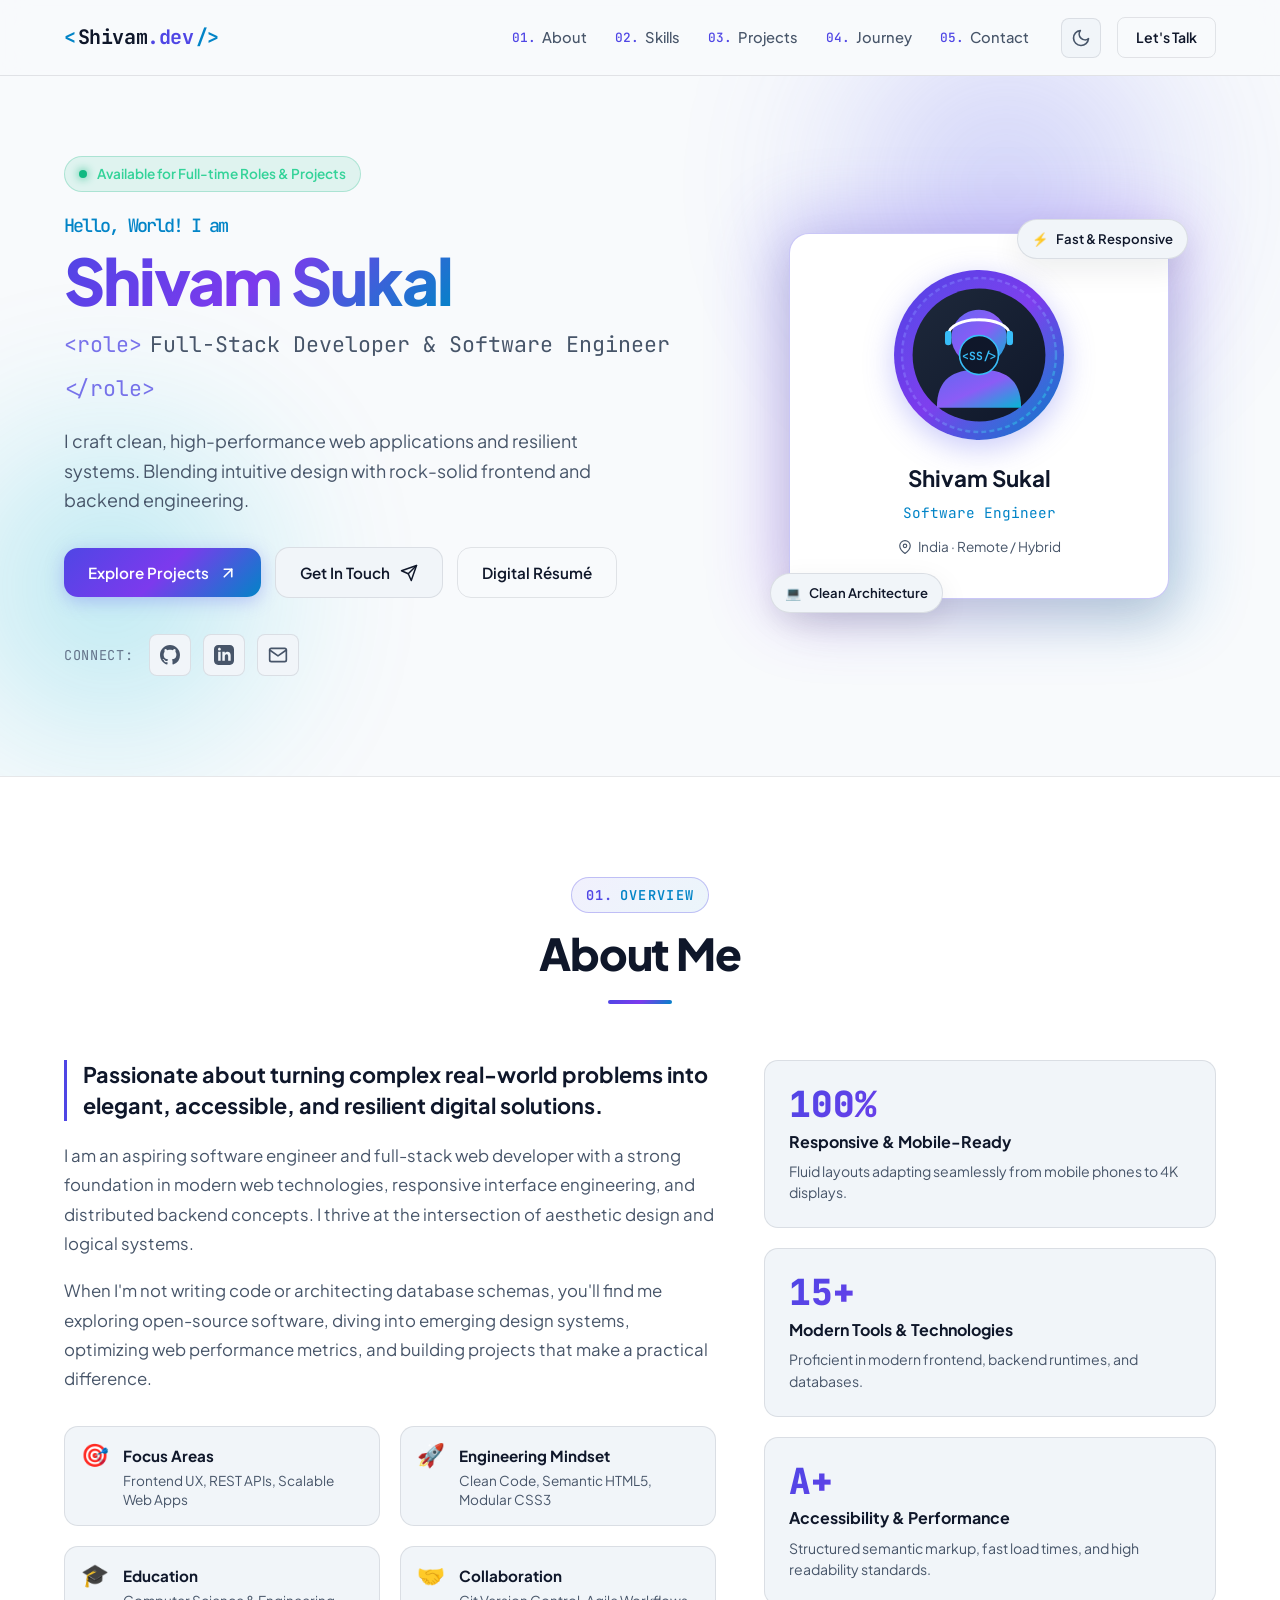
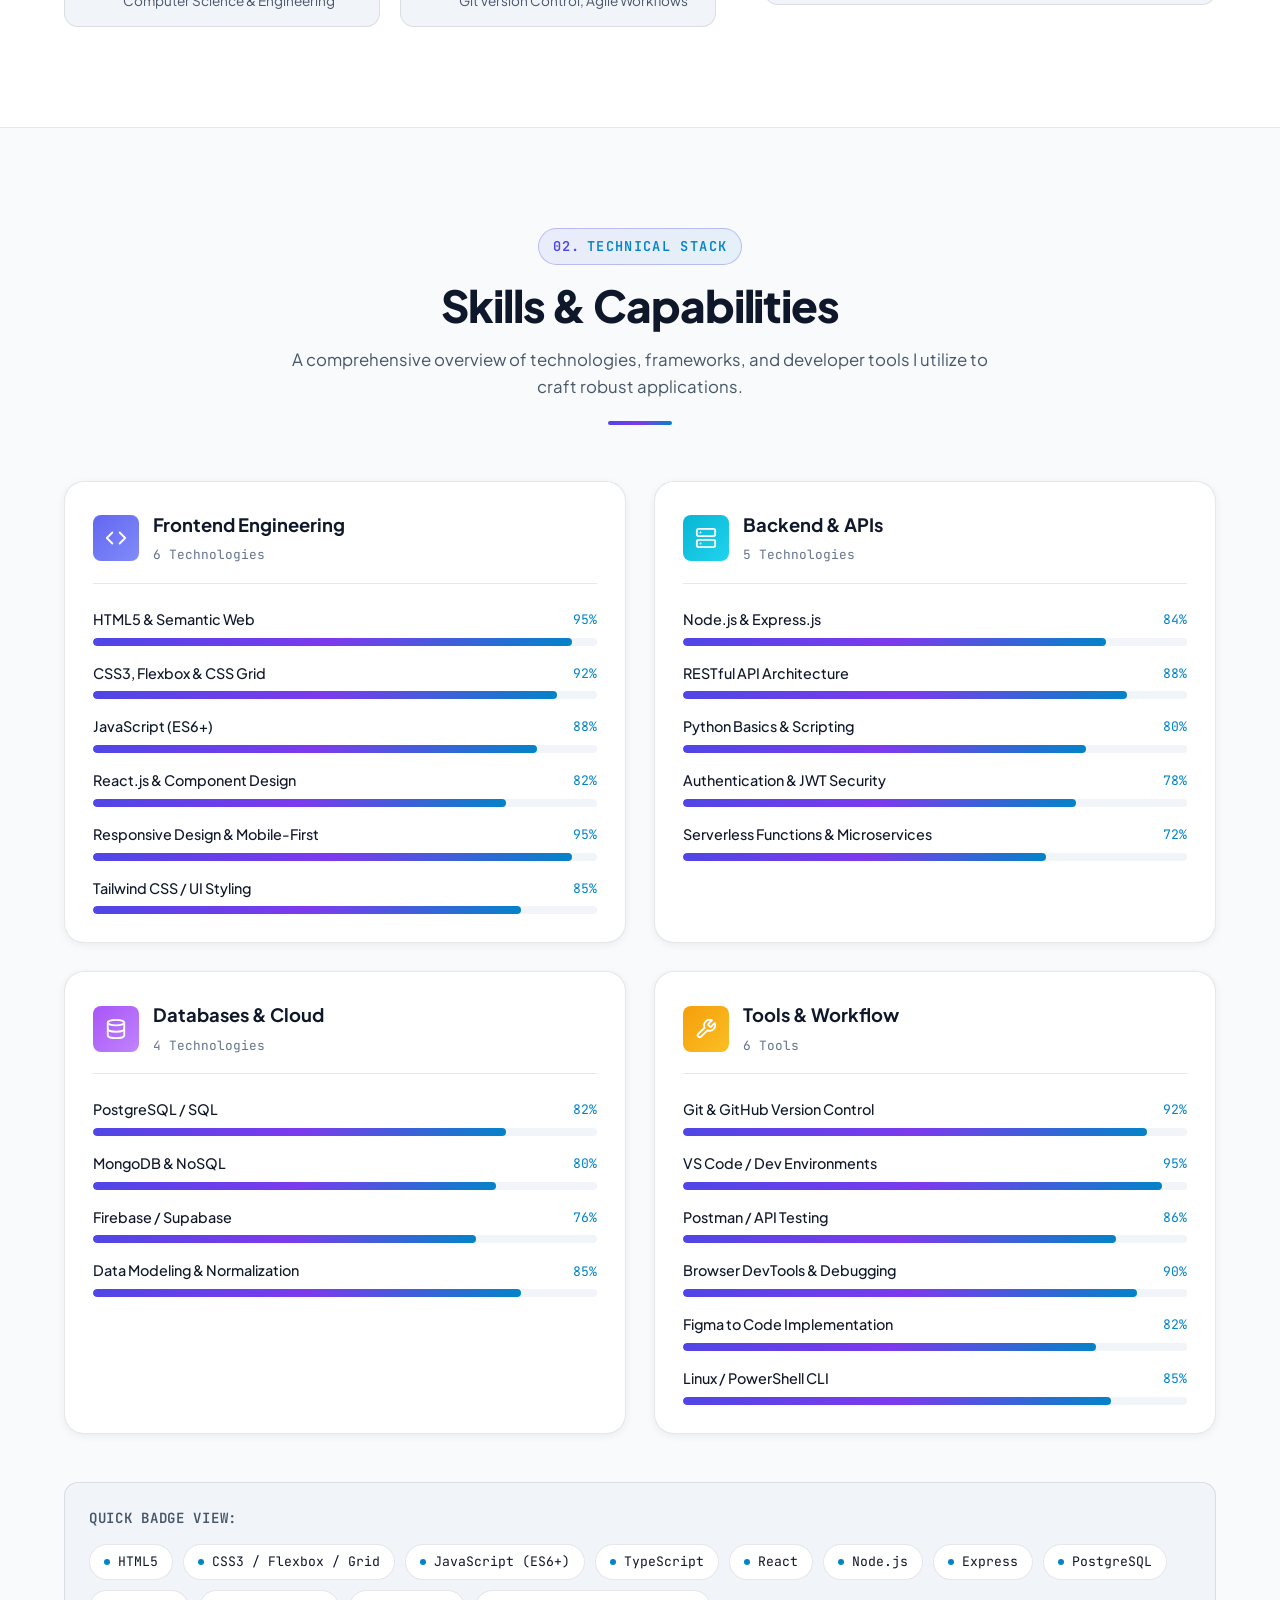
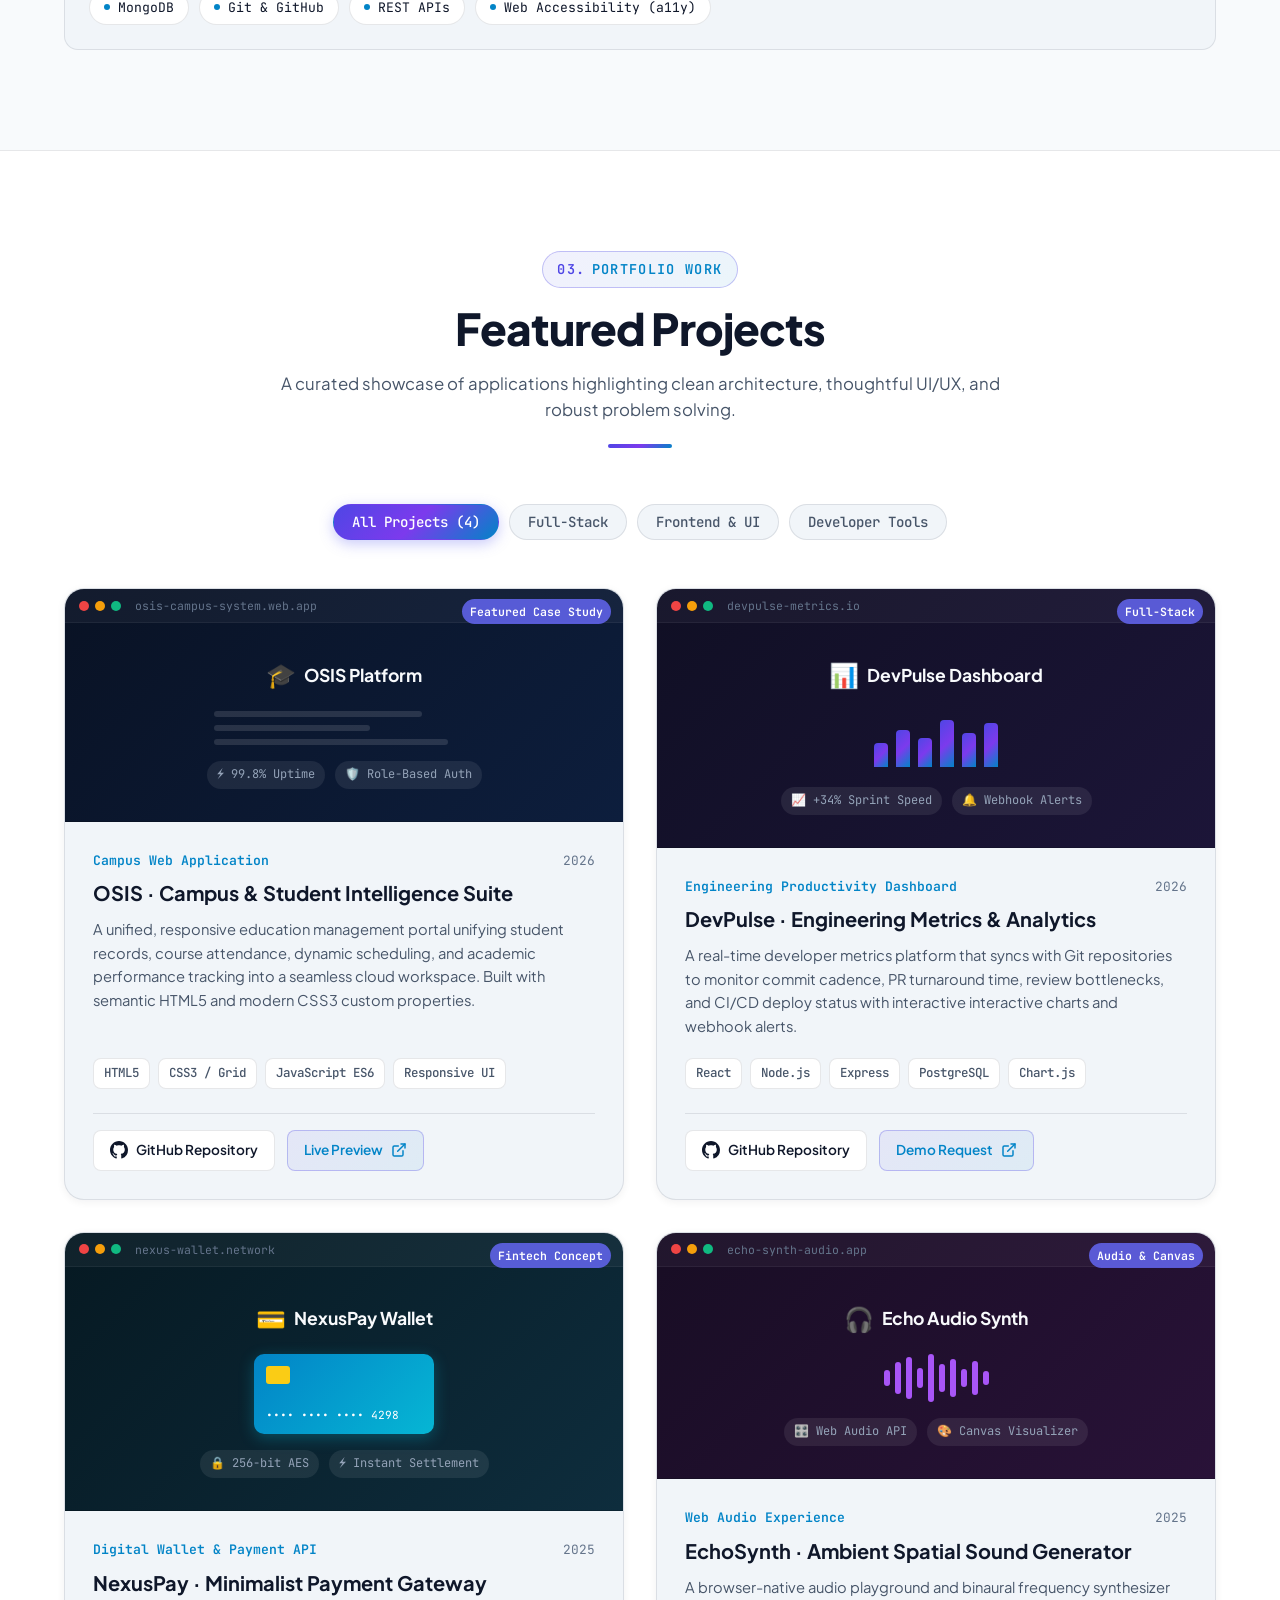
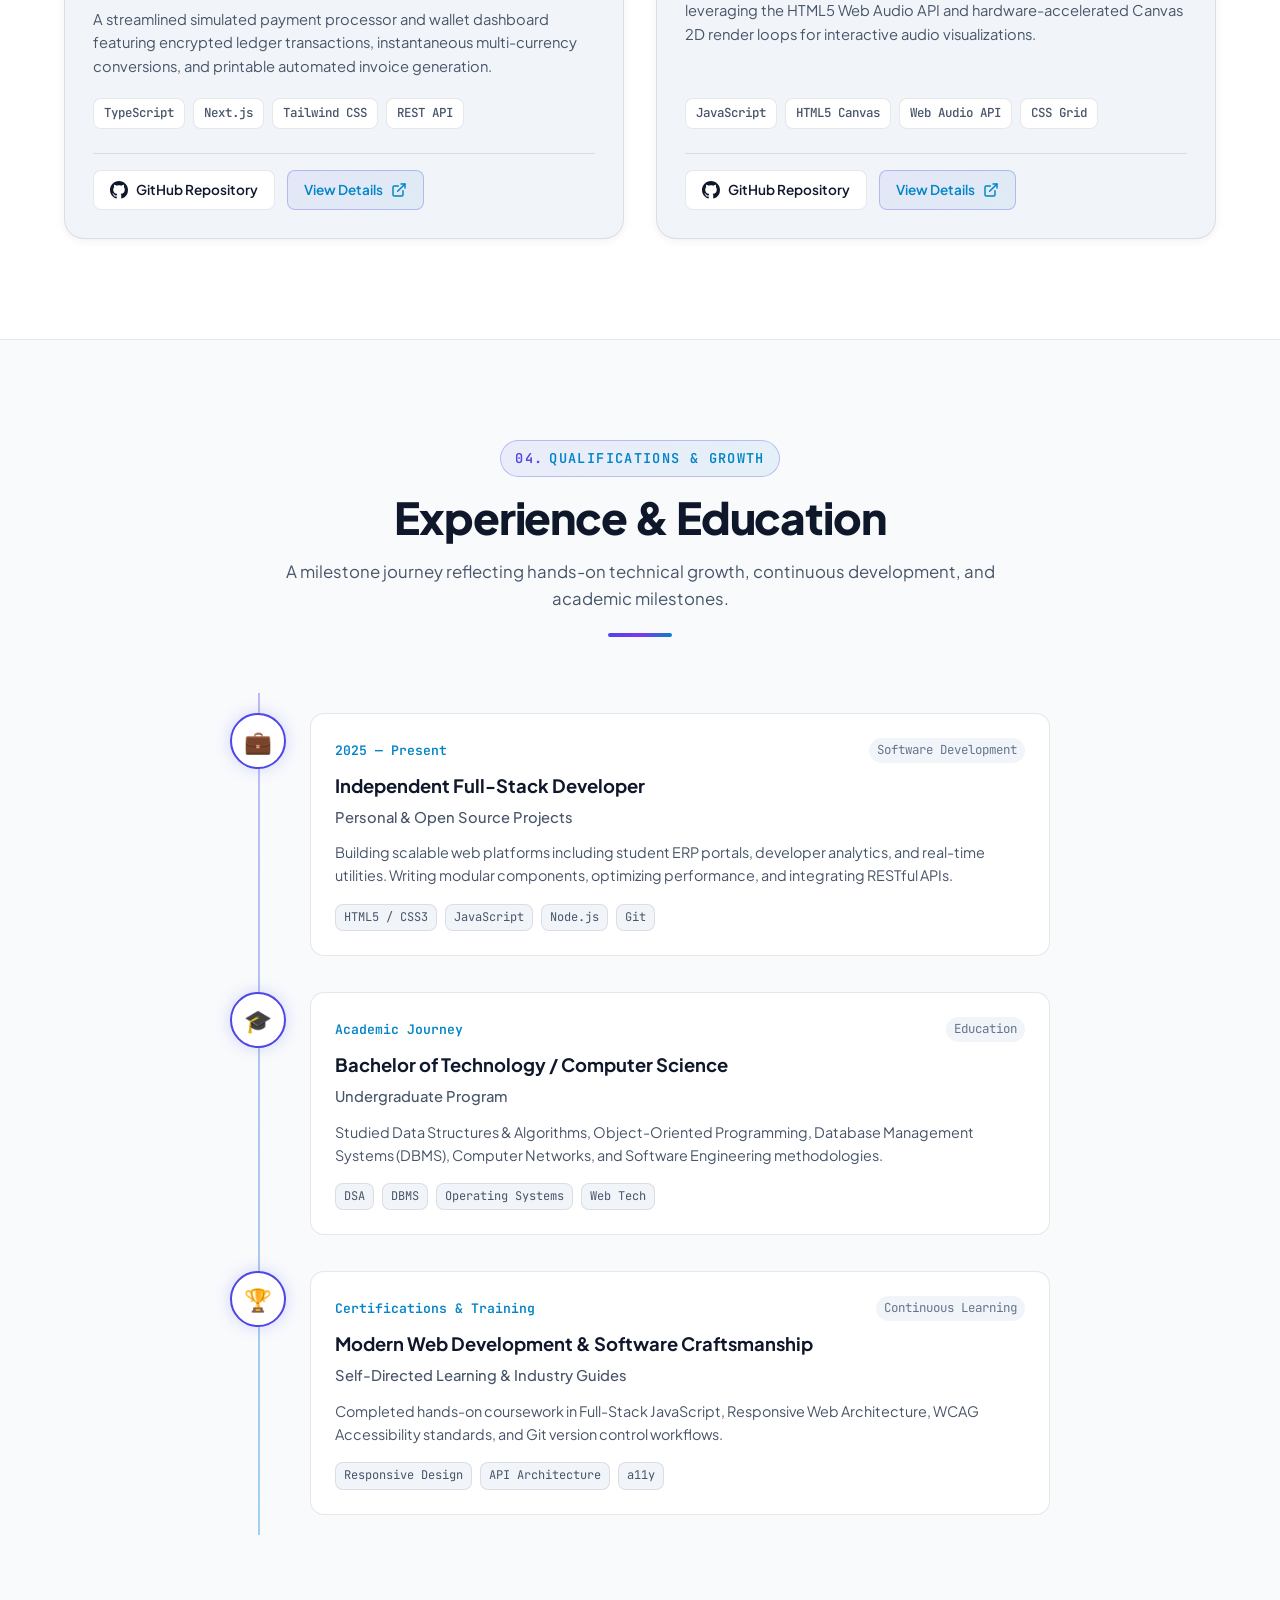
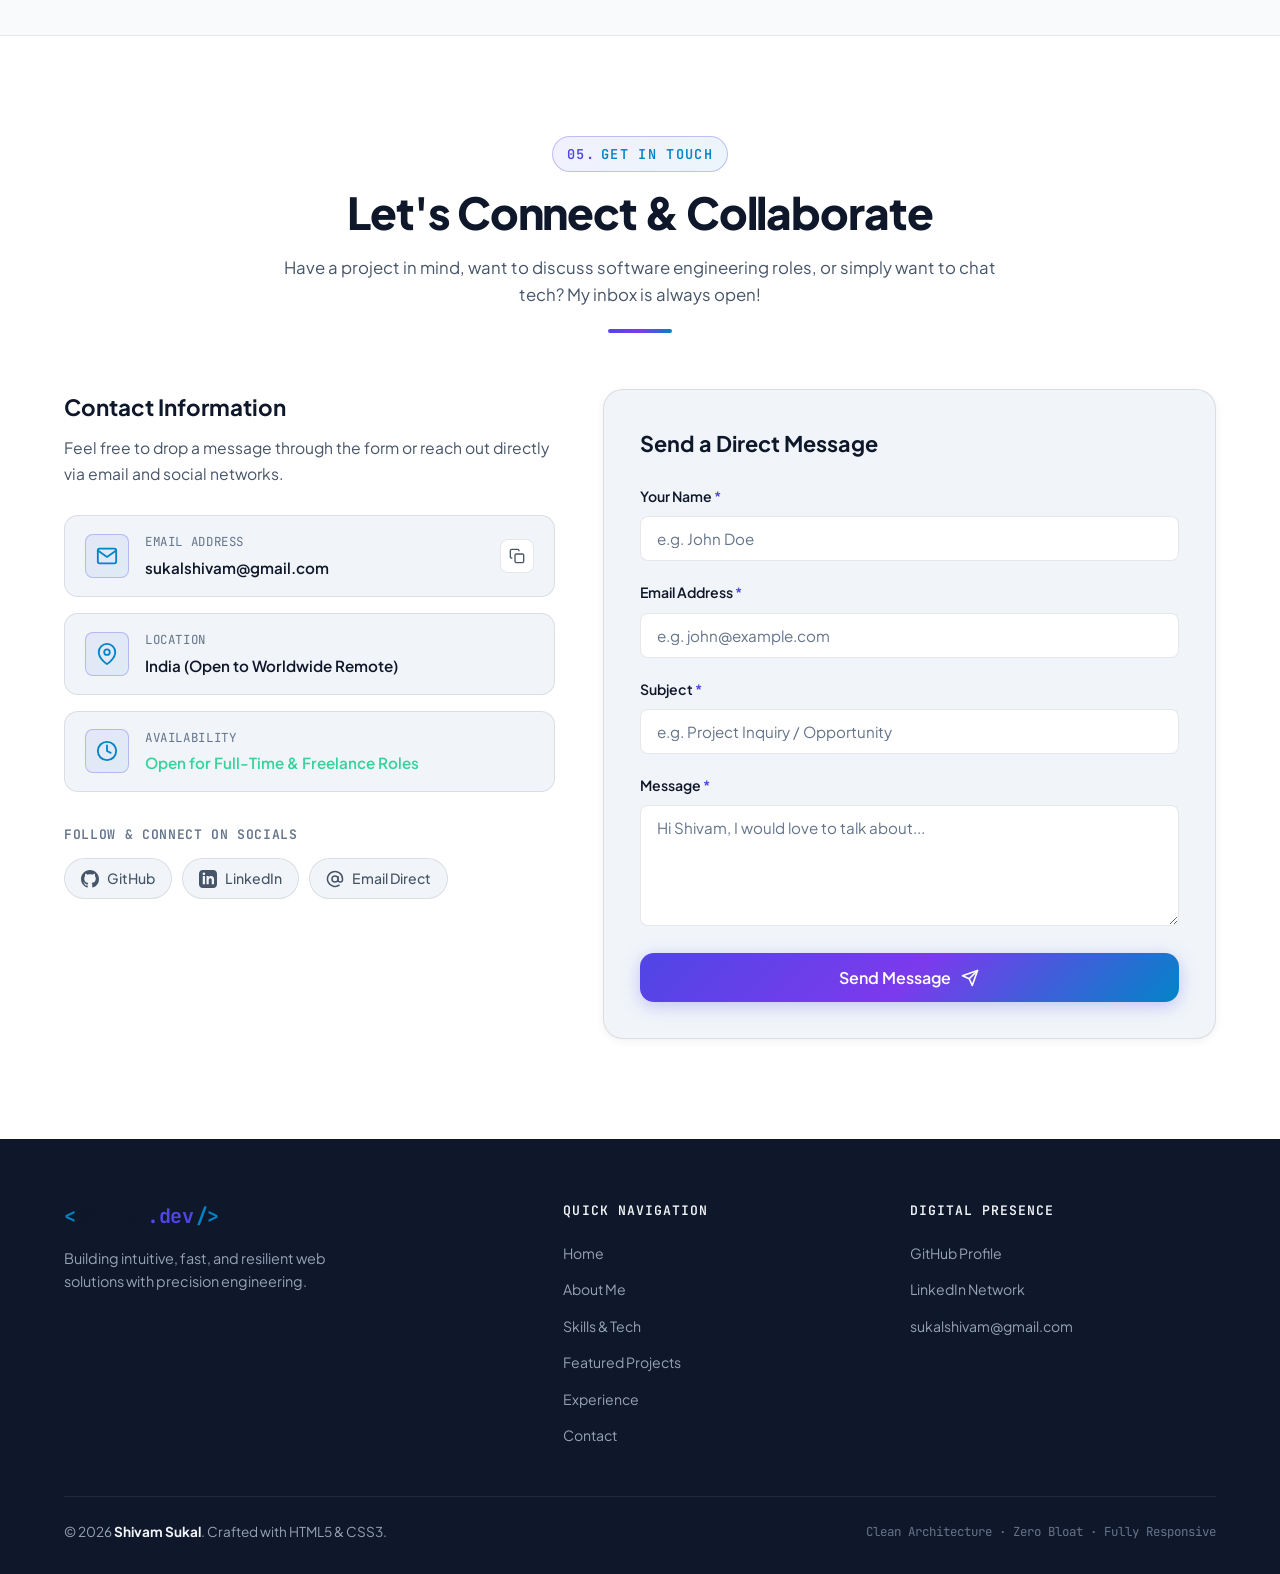
<file: index.html>
<!DOCTYPE html>
<html lang="en" data-theme="dark">
<head>
  <meta charset="UTF-8">
  <meta name="viewport" content="width=device-width, initial-scale=1.0">
  <title>Shivam Sukal · Full-Stack Developer & Software Engineer</title>
  <meta name="description" content="Personal portfolio and digital résumé of Shivam Sukal, a Full-Stack Developer & Software Engineer specializing in modern web applications, scalable backend systems, and responsive UI design.">
  <meta name="author" content="Shivam Sukal">
  <meta name="keywords" content="Shivam Sukal, Portfolio, Full-Stack Developer, Software Engineer, Web Developer, HTML, CSS, JavaScript, React, Node.js">

  <!-- Open Graph / Meta for Social Previews -->
  <meta property="og:title" content="Shivam Sukal · Full-Stack Developer Portfolio">
  <meta property="og:description" content="Showcasing modern web projects, technical skillsets, and digital résumé.">
  <meta property="og:type" content="website">

  <!-- Google Fonts: Plus Jakarta Sans & JetBrains Mono -->
  <link rel="preconnect" href="https://fonts.googleapis.com">
  <link rel="preconnect" href="https://fonts.gstatic.com" crossorigin>
  <link href="https://fonts.googleapis.com/css2?family=JetBrains+Mono:wght@400;500;600&family=Plus+Jakarta+Sans:wght@300;400;500;600;700;800&display=swap" rel="stylesheet">

  <!-- Main Stylesheet -->
  <link rel="stylesheet" href="style.css">
</head>
<body>

  <!-- ======================================================================
       1. Sticky Header & Navigation
       ====================================================================== -->
  <header class="site-header" id="header">
    <div class="nav-container">
      <a href="#hero" class="brand-logo" aria-label="Shivam Sukal Portfolio Home">
        <span class="logo-symbol">&lt;</span>
        <span class="logo-name">Shivam</span>
        <span class="logo-accent">.dev</span>
        <span class="logo-symbol">/&gt;</span>
      </a>

      <!-- Desktop Navigation Menu -->
      <nav class="nav-menu" id="nav-menu" aria-label="Main Navigation">
        <ul class="nav-list">
          <li class="nav-item">
            <a href="#about" class="nav-link"><span class="nav-index">01.</span> About</a>
          </li>
          <li class="nav-item">
            <a href="#skills" class="nav-link"><span class="nav-index">02.</span> Skills</a>
          </li>
          <li class="nav-item">
            <a href="#projects" class="nav-link"><span class="nav-index">03.</span> Projects</a>
          </li>
          <li class="nav-item">
            <a href="#experience" class="nav-link"><span class="nav-index">04.</span> Journey</a>
          </li>
          <li class="nav-item">
            <a href="#contact" class="nav-link"><span class="nav-index">05.</span> Contact</a>
          </li>
        </ul>

        <!-- Action Buttons in Nav -->
        <div class="nav-actions">
          <!-- Dark / Light Mode Toggle Button -->
          <button id="theme-toggle" class="theme-toggle-btn" type="button" aria-label="Toggle dark/light theme" title="Toggle theme">
            <!-- Sun Icon (shown in dark mode) -->
            <svg class="sun-icon" width="20" height="20" viewBox="0 0 24 24" fill="none" stroke="currentColor" stroke-width="2" stroke-linecap="round" stroke-linejoin="round">
              <circle cx="12" cy="12" r="5"></circle>
              <line x1="12" y1="1" x2="12" y2="3"></line>
              <line x1="12" y1="21" x2="12" y2="23"></line>
              <line x1="4.22" y1="4.22" x2="5.64" y2="5.64"></line>
              <line x1="18.36" y1="18.36" x2="19.78" y2="19.78"></line>
              <line x1="1" y1="12" x2="3" y2="12"></line>
              <line x1="21" y1="12" x2="23" y2="12"></line>
              <line x1="4.22" y1="19.78" x2="5.64" y2="18.36"></line>
              <line x1="18.36" y1="5.64" x2="19.78" y2="4.22"></line>
            </svg>
            <!-- Moon Icon (shown in light mode) -->
            <svg class="moon-icon" width="20" height="20" viewBox="0 0 24 24" fill="none" stroke="currentColor" stroke-width="2" stroke-linecap="round" stroke-linejoin="round">
              <path d="M21 12.79A9 9 0 1 1 11.21 3 7 7 0 0 0 21 12.79z"></path>
            </svg>
          </button>

          <!-- Quick Resume / Contact CTA -->
          <a href="#contact" class="btn btn-outline btn-sm nav-cta">Let's Talk</a>
        </div>
      </nav>

      <!-- Mobile Hamburger Toggle Button -->
      <button class="hamburger-btn" id="hamburger-btn" aria-label="Toggle navigation menu" aria-expanded="false" aria-controls="nav-menu">
        <span class="hamburger-bar"></span>
        <span class="hamburger-bar"></span>
        <span class="hamburger-bar"></span>
      </button>
    </div>
  </header>

  <main id="main-content">

    <!-- ======================================================================
         2. Hero Section
         ====================================================================== -->
    <section class="hero-section" id="hero">
      <div class="hero-blob hero-blob-1" aria-hidden="true"></div>
      <div class="hero-blob hero-blob-2" aria-hidden="true"></div>

      <div class="container hero-container">
        <div class="hero-content">
          <!-- Availability Badge -->
          <div class="status-badge">
            <span class="status-dot"></span>
            <span>Available for Full-time Roles & Projects</span>
          </div>

          <h1 class="hero-title">
            <span class="hero-intro">Hello, World! I am</span>
            <span class="hero-name gradient-text">Shivam Sukal</span>
          </h1>

          <p class="hero-role">
            <span class="code-bracket">&lt;role&gt;</span>
            Full-Stack Developer &amp; Software Engineer
            <span class="code-bracket">&lt;/role&gt;</span>
          </p>

          <p class="hero-tagline">
            I craft clean, high-performance web applications and resilient systems. 
            Blending intuitive design with rock-solid frontend and backend engineering.
          </p>

          <!-- Action Buttons -->
          <div class="hero-buttons">
            <a href="#projects" class="btn btn-primary">
              <span>Explore Projects</span>
              <svg width="18" height="18" viewBox="0 0 24 24" fill="none" stroke="currentColor" stroke-width="2.2" stroke-linecap="round" stroke-linejoin="round">
                <line x1="7" y1="17" x2="17" y2="7"></line>
                <polyline points="7 7 17 7 17 17"></polyline>
              </svg>
            </a>
            <a href="#contact" class="btn btn-secondary">
              <span>Get In Touch</span>
              <svg width="18" height="18" viewBox="0 0 24 24" fill="none" stroke="currentColor" stroke-width="2" stroke-linecap="round" stroke-linejoin="round">
                <line x1="22" y1="2" x2="11" y2="13"></line>
                <polygon points="22 2 15 22 11 13 2 9 22 2"></polygon>
              </svg>
            </a>
            <a href="#about" class="btn btn-outline" title="Learn more about me">
              <span>Digital Résumé</span>
            </a>
          </div>

          <!-- Social Links Bar -->
          <div class="hero-socials">
            <span class="social-label">Connect:</span>
            <a href="https://github.com/sukalshivam-sketch" target="_blank" rel="noopener noreferrer" class="social-icon-btn" aria-label="GitHub Profile">
              <svg width="20" height="20" viewBox="0 0 24 24" fill="currentColor">
                <path d="M12 0C5.37 0 0 5.37 0 12c0 5.31 3.435 9.795 8.205 11.385.6.105.825-.255.825-.57 0-.285-.015-1.23-.015-2.235-3.015.555-3.795-.735-4.035-1.41-.135-.345-.72-1.41-1.23-1.695-.42-.225-1.02-.78-.015-.795.945-.015 1.62.87 1.845 1.23 1.08 1.815 2.805 1.305 3.495.99.105-.78.42-1.305.765-1.605-2.67-.3-5.46-1.335-5.46-5.925 0-1.305.465-2.385 1.23-3.225-.12-.3-.54-1.53.12-3.18 0 0 1.005-.315 3.3 1.23.96-.27 1.98-.405 3-.405s2.04.135 3 .405c2.295-1.56 3.3-1.23 3.3-1.23.66 1.65.24 2.88.12 3.18.765.84 1.23 1.905 1.23 3.225 0 4.605-2.805 5.625-5.475 5.925.435.375.81 1.095.81 2.22 0 1.605-.015 2.895-.015 3.3 0 .315.225.69.825.57A12.02 12.02 0 0024 12c0-6.63-5.37-12-12-12z"/>
              </svg>
            </a>
            <a href="https://linkedin.com" target="_blank" rel="noopener noreferrer" class="social-icon-btn" aria-label="LinkedIn Profile">
              <svg width="20" height="20" viewBox="0 0 24 24" fill="currentColor">
                <path d="M19 0h-14c-2.761 0-5 2.239-5 5v14c0 2.761 2.239 5 5 5h14c2.762 0 5-2.239 5-5v-14c0-2.761-2.238-5-5-5zm-11 19h-3v-11h3v11zm-1.5-12.268c-.966 0-1.75-.79-1.75-1.764s.784-1.764 1.75-1.764 1.75.79 1.75 1.764-.783 1.764-1.75 1.764zm13.5 12.268h-3v-5.604c0-3.368-4-3.113-4 0v5.604h-3v-11h3v1.765c1.396-2.586 7-2.777 7 2.476v6.759z"/>
              </svg>
            </a>
            <a href="mailto:sukalshivam@gmail.com" class="social-icon-btn" aria-label="Send Email">
              <svg width="20" height="20" viewBox="0 0 24 24" fill="none" stroke="currentColor" stroke-width="2" stroke-linecap="round" stroke-linejoin="round">
                <path d="M4 4h16c1.1 0 2 .9 2 2v12c0 1.1-.9 2-2 2H4c-1.1 0-2-.9-2-2V6c0-1.1.9-2 2-2z"></path>
                <polyline points="22,6 12,13 2,6"></polyline>
              </svg>
            </a>
          </div>
        </div>

        <!-- Hero Avatar & Graphic Card -->
        <div class="hero-visual">
          <div class="avatar-card-wrapper">
            <div class="avatar-glow"></div>
            <div class="avatar-card">
              <!-- Professional Avatar Graphic -->
              <div class="avatar-frame">
                <svg class="avatar-svg" viewBox="0 0 200 200" fill="none" xmlns="http://www.w3.org/2000/svg" role="img" aria-label="Professional Avatar Placeholder for Shivam Sukal">
                  <defs>
                    <linearGradient id="avatarGrad" x1="0%" y1="0%" x2="100%" y2="100%">
                      <stop offset="0%" stop-color="#6366f1" />
                      <stop offset="50%" stop-color="#8b5cf6" />
                      <stop offset="100%" stop-color="#06b6d4" />
                    </linearGradient>
                    <linearGradient id="bodyGrad" x1="0%" y1="0%" x2="100%" y2="100%">
                      <stop offset="0%" stop-color="#1e293b" />
                      <stop offset="100%" stop-color="#0f172a" />
                    </linearGradient>
                  </defs>
                  <!-- Background circular backdrop -->
                  <circle cx="100" cy="100" r="95" fill="url(#avatarGrad)" fill-opacity="0.15" stroke="url(#avatarGrad)" stroke-width="3" stroke-dasharray="6 4" />
                  <!-- Inner backdrop -->
                  <circle cx="100" cy="100" r="82" fill="url(#bodyGrad)" />
                  <!-- Silhouette Head & Shoulders -->
                  <circle cx="100" cy="78" r="34" fill="url(#avatarGrad)" />
                  <path d="M48 165 C48 128, 70 118, 100 118 C130 118, 152 128, 152 165 Z" fill="url(#avatarGrad)" />
                  <!-- Coding Headset Accent -->
                  <path d="M62 76 C62 50, 138 50, 138 76" stroke="#ffffff" stroke-width="3.5" stroke-linecap="round" fill="none"/>
                  <rect x="58" y="70" width="8" height="18" rx="4" fill="#38bdf8"/>
                  <rect x="134" y="70" width="8" height="18" rx="4" fill="#38bdf8"/>
                  <!-- Monogram Initials Badge Overlay -->
                  <circle cx="100" cy="100" r="24" fill="#0f172a" stroke="#38bdf8" stroke-width="2"/>
                  <text x="100" y="106" font-family="'JetBrains Mono', monospace" font-size="14" font-weight="700" fill="#38bdf8" text-anchor="middle">&lt;SS/&gt;</text>
                </svg>
              </div>

              <div class="avatar-meta">
                <h2 class="avatar-name">Shivam Sukal</h2>
                <p class="avatar-title">Software Engineer</p>
                <div class="avatar-location">
                  <svg width="14" height="14" viewBox="0 0 24 24" fill="none" stroke="currentColor" stroke-width="2">
                    <path d="M21 10c0 7-9 13-9 13s-9-6-9-13a9 9 0 0 1 18 0z"></path>
                    <circle cx="12" cy="10" r="3"></circle>
                  </svg>
                  <span>India · Remote / Hybrid</span>
                </div>
              </div>

              <!-- Floating Tech Badges around avatar -->
              <div class="floating-badge badge-top-right">
                <span class="badge-icon">⚡</span>
                <span>Fast &amp; Responsive</span>
              </div>
              <div class="floating-badge badge-bottom-left">
                <span class="badge-icon">💻</span>
                <span>Clean Architecture</span>
              </div>
            </div>
          </div>
        </div>
      </div>
    </section>

    <!-- ======================================================================
         3. About Me Section
         ====================================================================== -->
    <section class="section about-section" id="about">
      <div class="container">
        <div class="section-header">
          <span class="section-tag"><span class="tag-hash">01.</span> Overview</span>
          <h2 class="section-title">About Me</h2>
          <div class="section-divider"></div>
        </div>

        <div class="about-grid">
          <!-- Text Narrative -->
          <div class="about-story">
            <h3 class="about-lead">
              Passionate about turning complex real-world problems into elegant, accessible, and resilient digital solutions.
            </h3>
            
            <p class="about-paragraph">
              I am an aspiring software engineer and full-stack web developer with a strong foundation in modern web technologies, responsive interface engineering, and distributed backend concepts. I thrive at the intersection of aesthetic design and logical systems.
            </p>

            <p class="about-paragraph">
              When I'm not writing code or architecting database schemas, you'll find me exploring open-source software, diving into emerging design systems, optimizing web performance metrics, and building projects that make a practical difference.
            </p>

            <!-- Key Info Quick List -->
            <div class="about-highlights-grid">
              <div class="highlight-item">
                <div class="highlight-icon">🎯</div>
                <div>
                  <h4 class="highlight-title">Focus Areas</h4>
                  <p class="highlight-desc">Frontend UX, REST APIs, Scalable Web Apps</p>
                </div>
              </div>
              <div class="highlight-item">
                <div class="highlight-icon">🚀</div>
                <div>
                  <h4 class="highlight-title">Engineering Mindset</h4>
                  <p class="highlight-desc">Clean Code, Semantic HTML5, Modular CSS3</p>
                </div>
              </div>
              <div class="highlight-item">
                <div class="highlight-icon">🎓</div>
                <div>
                  <h4 class="highlight-title">Education</h4>
                  <p class="highlight-desc">Computer Science &amp; Engineering</p>
                </div>
              </div>
              <div class="highlight-item">
                <div class="highlight-icon">🤝</div>
                <div>
                  <h4 class="highlight-title">Collaboration</h4>
                  <p class="highlight-desc">Git Version Control, Agile Workflows</p>
                </div>
              </div>
            </div>
          </div>

          <!-- Digital Résumé Summary Cards -->
          <div class="about-stats-panel">
            <div class="stat-card">
              <span class="stat-number">100%</span>
              <span class="stat-label">Responsive &amp; Mobile-Ready</span>
              <p class="stat-subtext">Fluid layouts adapting seamlessly from mobile phones to 4K displays.</p>
            </div>
            <div class="stat-card">
              <span class="stat-number">15+</span>
              <span class="stat-label">Modern Tools &amp; Technologies</span>
              <p class="stat-subtext">Proficient in modern frontend, backend runtimes, and databases.</p>
            </div>
            <div class="stat-card">
              <span class="stat-number">A+</span>
              <span class="stat-label">Accessibility &amp; Performance</span>
              <p class="stat-subtext">Structured semantic markup, fast load times, and high readability standards.</p>
            </div>
          </div>
        </div>
      </div>
    </section>

    <!-- ======================================================================
         4. Skills Section
         ====================================================================== -->
    <section class="section skills-section" id="skills">
      <div class="container">
        <div class="section-header">
          <span class="section-tag"><span class="tag-hash">02.</span> Technical Stack</span>
          <h2 class="section-title">Skills &amp; Capabilities</h2>
          <p class="section-subtitle">
            A comprehensive overview of technologies, frameworks, and developer tools I utilize to craft robust applications.
          </p>
          <div class="section-divider"></div>
        </div>

        <!-- Skills Categories Grid -->
        <div class="skills-grid">

          <!-- Category 1: Frontend Development -->
          <div class="skill-category-card">
            <div class="category-header">
              <div class="category-icon-box cat-frontend">
                <svg width="22" height="22" viewBox="0 0 24 24" fill="none" stroke="currentColor" stroke-width="2" stroke-linecap="round" stroke-linejoin="round">
                  <polyline points="16 18 22 12 16 6"></polyline>
                  <polyline points="8 6 2 12 8 18"></polyline>
                </svg>
              </div>
              <div>
                <h3 class="category-title">Frontend Engineering</h3>
                <span class="category-count">6 Technologies</span>
              </div>
            </div>

            <div class="skill-items-list">
              <div class="skill-item">
                <div class="skill-info">
                  <span class="skill-name">HTML5 &amp; Semantic Web</span>
                  <span class="skill-percent">95%</span>
                </div>
                <div class="skill-bar"><div class="skill-progress" style="width: 95%;"></div></div>
              </div>

              <div class="skill-item">
                <div class="skill-info">
                  <span class="skill-name">CSS3, Flexbox &amp; CSS Grid</span>
                  <span class="skill-percent">92%</span>
                </div>
                <div class="skill-bar"><div class="skill-progress" style="width: 92%;"></div></div>
              </div>

              <div class="skill-item">
                <div class="skill-info">
                  <span class="skill-name">JavaScript (ES6+)</span>
                  <span class="skill-percent">88%</span>
                </div>
                <div class="skill-bar"><div class="skill-progress" style="width: 88%;"></div></div>
              </div>

              <div class="skill-item">
                <div class="skill-info">
                  <span class="skill-name">React.js &amp; Component Design</span>
                  <span class="skill-percent">82%</span>
                </div>
                <div class="skill-bar"><div class="skill-progress" style="width: 82%;"></div></div>
              </div>

              <div class="skill-item">
                <div class="skill-info">
                  <span class="skill-name">Responsive Design &amp; Mobile-First</span>
                  <span class="skill-percent">95%</span>
                </div>
                <div class="skill-bar"><div class="skill-progress" style="width: 95%;"></div></div>
              </div>

              <div class="skill-item">
                <div class="skill-info">
                  <span class="skill-name">Tailwind CSS / UI Styling</span>
                  <span class="skill-percent">85%</span>
                </div>
                <div class="skill-bar"><div class="skill-progress" style="width: 85%;"></div></div>
              </div>
            </div>
          </div>

          <!-- Category 2: Backend & Systems -->
          <div class="skill-category-card">
            <div class="category-header">
              <div class="category-icon-box cat-backend">
                <svg width="22" height="22" viewBox="0 0 24 24" fill="none" stroke="currentColor" stroke-width="2" stroke-linecap="round" stroke-linejoin="round">
                  <rect x="2" y="2" width="20" height="8" rx="2" ry="2"></rect>
                  <rect x="2" y="14" width="20" height="8" rx="2" ry="2"></rect>
                  <line x1="6" y1="6" x2="6.01" y2="6"></line>
                  <line x1="6" y1="18" x2="6.01" y2="18"></line>
                </svg>
              </div>
              <div>
                <h3 class="category-title">Backend &amp; APIs</h3>
                <span class="category-count">5 Technologies</span>
              </div>
            </div>

            <div class="skill-items-list">
              <div class="skill-item">
                <div class="skill-info">
                  <span class="skill-name">Node.js &amp; Express.js</span>
                  <span class="skill-percent">84%</span>
                </div>
                <div class="skill-bar"><div class="skill-progress" style="width: 84%;"></div></div>
              </div>

              <div class="skill-item">
                <div class="skill-info">
                  <span class="skill-name">RESTful API Architecture</span>
                  <span class="skill-percent">88%</span>
                </div>
                <div class="skill-bar"><div class="skill-progress" style="width: 88%;"></div></div>
              </div>

              <div class="skill-item">
                <div class="skill-info">
                  <span class="skill-name">Python Basics &amp; Scripting</span>
                  <span class="skill-percent">80%</span>
                </div>
                <div class="skill-bar"><div class="skill-progress" style="width: 80%;"></div></div>
              </div>

              <div class="skill-item">
                <div class="skill-info">
                  <span class="skill-name">Authentication &amp; JWT Security</span>
                  <span class="skill-percent">78%</span>
                </div>
                <div class="skill-bar"><div class="skill-progress" style="width: 78%;"></div></div>
              </div>

              <div class="skill-item">
                <div class="skill-info">
                  <span class="skill-name">Serverless Functions &amp; Microservices</span>
                  <span class="skill-percent">72%</span>
                </div>
                <div class="skill-bar"><div class="skill-progress" style="width: 72%;"></div></div>
              </div>
            </div>
          </div>

          <!-- Category 3: Databases & Storage -->
          <div class="skill-category-card">
            <div class="category-header">
              <div class="category-icon-box cat-db">
                <svg width="22" height="22" viewBox="0 0 24 24" fill="none" stroke="currentColor" stroke-width="2" stroke-linecap="round" stroke-linejoin="round">
                  <ellipse cx="12" cy="5" rx="9" ry="3"></ellipse>
                  <path d="M21 12c0 1.66-4 3-9 3s-9-1.34-9-3"></path>
                  <path d="M3 5v14c0 1.66 4 3 9 3s9-1.34 9-3V5"></path>
                </svg>
              </div>
              <div>
                <h3 class="category-title">Databases &amp; Cloud</h3>
                <span class="category-count">4 Technologies</span>
              </div>
            </div>

            <div class="skill-items-list">
              <div class="skill-item">
                <div class="skill-info">
                  <span class="skill-name">PostgreSQL / SQL</span>
                  <span class="skill-percent">82%</span>
                </div>
                <div class="skill-bar"><div class="skill-progress" style="width: 82%;"></div></div>
              </div>

              <div class="skill-item">
                <div class="skill-info">
                  <span class="skill-name">MongoDB &amp; NoSQL</span>
                  <span class="skill-percent">80%</span>
                </div>
                <div class="skill-bar"><div class="skill-progress" style="width: 80%;"></div></div>
              </div>

              <div class="skill-item">
                <div class="skill-info">
                  <span class="skill-name">Firebase / Supabase</span>
                  <span class="skill-percent">76%</span>
                </div>
                <div class="skill-bar"><div class="skill-progress" style="width: 76%;"></div></div>
              </div>

              <div class="skill-item">
                <div class="skill-info">
                  <span class="skill-name">Data Modeling &amp; Normalization</span>
                  <span class="skill-percent">85%</span>
                </div>
                <div class="skill-bar"><div class="skill-progress" style="width: 85%;"></div></div>
              </div>
            </div>
          </div>

          <!-- Category 4: Tools & Workflow -->
          <div class="skill-category-card">
            <div class="category-header">
              <div class="category-icon-box cat-tools">
                <svg width="22" height="22" viewBox="0 0 24 24" fill="none" stroke="currentColor" stroke-width="2" stroke-linecap="round" stroke-linejoin="round">
                  <path d="M14.7 6.3a1 1 0 0 0 0 1.4l1.6 1.6a1 1 0 0 0 1.4 0l3.77-3.77a6 6 0 0 1-7.94 7.94l-6.91 6.91a2.12 2.12 0 0 1-3-3l6.91-6.91a6 6 0 0 1 7.94-7.94l-3.76 3.76z"></path>
                </svg>
              </div>
              <div>
                <h3 class="category-title">Tools &amp; Workflow</h3>
                <span class="category-count">6 Tools</span>
              </div>
            </div>

            <div class="skill-items-list">
              <div class="skill-item">
                <div class="skill-info">
                  <span class="skill-name">Git &amp; GitHub Version Control</span>
                  <span class="skill-percent">92%</span>
                </div>
                <div class="skill-bar"><div class="skill-progress" style="width: 92%;"></div></div>
              </div>

              <div class="skill-item">
                <div class="skill-info">
                  <span class="skill-name">VS Code / Dev Environments</span>
                  <span class="skill-percent">95%</span>
                </div>
                <div class="skill-bar"><div class="skill-progress" style="width: 95%;"></div></div>
              </div>

              <div class="skill-item">
                <div class="skill-info">
                  <span class="skill-name">Postman / API Testing</span>
                  <span class="skill-percent">86%</span>
                </div>
                <div class="skill-bar"><div class="skill-progress" style="width: 86%;"></div></div>
              </div>

              <div class="skill-item">
                <div class="skill-info">
                  <span class="skill-name">Browser DevTools &amp; Debugging</span>
                  <span class="skill-percent">90%</span>
                </div>
                <div class="skill-bar"><div class="skill-progress" style="width: 90%;"></div></div>
              </div>

              <div class="skill-item">
                <div class="skill-info">
                  <span class="skill-name">Figma to Code Implementation</span>
                  <span class="skill-percent">82%</span>
                </div>
                <div class="skill-bar"><div class="skill-progress" style="width: 82%;"></div></div>
              </div>

              <div class="skill-item">
                <div class="skill-info">
                  <span class="skill-name">Linux / PowerShell CLI</span>
                  <span class="skill-percent">85%</span>
                </div>
                <div class="skill-bar"><div class="skill-progress" style="width: 85%;"></div></div>
              </div>
            </div>
          </div>

        </div>

        <!-- Visual Skill Badges Pill Cloud -->
        <div class="skills-cloud">
          <span class="cloud-title">Quick Badge View:</span>
          <div class="badges-wrapper">
            <span class="tech-pill"><span class="pill-dot"></span>HTML5</span>
            <span class="tech-pill"><span class="pill-dot"></span>CSS3 / Flexbox / Grid</span>
            <span class="tech-pill"><span class="pill-dot"></span>JavaScript (ES6+)</span>
            <span class="tech-pill"><span class="pill-dot"></span>TypeScript</span>
            <span class="tech-pill"><span class="pill-dot"></span>React</span>
            <span class="tech-pill"><span class="pill-dot"></span>Node.js</span>
            <span class="tech-pill"><span class="pill-dot"></span>Express</span>
            <span class="tech-pill"><span class="pill-dot"></span>PostgreSQL</span>
            <span class="tech-pill"><span class="pill-dot"></span>MongoDB</span>
            <span class="tech-pill"><span class="pill-dot"></span>Git &amp; GitHub</span>
            <span class="tech-pill"><span class="pill-dot"></span>REST APIs</span>
            <span class="tech-pill"><span class="pill-dot"></span>Web Accessibility (a11y)</span>
          </div>
        </div>

      </div>
    </section>

    <!-- ======================================================================
         5. Featured Projects Section
         ====================================================================== -->
    <section class="section projects-section" id="projects">
      <div class="container">
        <div class="section-header">
          <span class="section-tag"><span class="tag-hash">03.</span> Portfolio Work</span>
          <h2 class="section-title">Featured Projects</h2>
          <p class="section-subtitle">
            A curated showcase of applications highlighting clean architecture, thoughtful UI/UX, and robust problem solving.
          </p>
          <div class="section-divider"></div>
        </div>

        <!-- Project Filter Buttons -->
        <div class="project-filters" role="tablist" aria-label="Filter projects">
          <button class="filter-btn active" data-filter="all" role="tab" aria-selected="true">All Projects (4)</button>
          <button class="filter-btn" data-filter="fullstack" role="tab" aria-selected="false">Full-Stack</button>
          <button class="filter-btn" data-filter="frontend" role="tab" aria-selected="false">Frontend &amp; UI</button>
          <button class="filter-btn" data-filter="tools" role="tab" aria-selected="false">Developer Tools</button>
        </div>

        <!-- Projects Grid -->
        <div class="projects-grid">

          <!-- Project Card 1: OSIS Campus ERP -->
          <article class="project-card" data-category="frontend">
            <div class="project-mockup mockup-osis">
              <div class="mockup-header">
                <span class="window-dot red"></span>
                <span class="window-dot yellow"></span>
                <span class="window-dot green"></span>
                <span class="mockup-title">osis-campus-system.web.app</span>
              </div>
              <div class="mockup-body">
                <div class="mockup-visual-content">
                  <div class="mockup-brand-preview">
                    <span class="mockup-icon">🎓</span>
                    <span class="mockup-app-name">OSIS Platform</span>
                  </div>
                  <div class="mockup-bars">
                    <div class="mockup-bar w-80"></div>
                    <div class="mockup-bar w-60"></div>
                    <div class="mockup-bar w-90"></div>
                  </div>
                  <div class="mockup-stats-row">
                    <span class="mockup-stat-pill">⚡ 99.8% Uptime</span>
                    <span class="mockup-stat-pill">🛡️ Role-Based Auth</span>
                  </div>
                </div>
              </div>
              <div class="project-badge">Featured Case Study</div>
            </div>

            <div class="project-content">
              <div class="project-meta">
                <span class="project-type">Campus Web Application</span>
                <span class="project-year">2026</span>
              </div>
              <h3 class="project-title">OSIS · Campus &amp; Student Intelligence Suite</h3>
              <p class="project-description">
                A unified, responsive education management portal unifying student records, course attendance, dynamic scheduling, and academic performance tracking into a seamless cloud workspace. Built with semantic HTML5 and modern CSS3 custom properties.
              </p>

              <!-- Tech Stack Badges -->
              <div class="project-tech-tags">
                <span class="tag">HTML5</span>
                <span class="tag">CSS3 / Grid</span>
                <span class="tag">JavaScript ES6</span>
                <span class="tag">Responsive UI</span>
              </div>

              <!-- Action Links -->
              <div class="project-links">
                <a href="https://github.com/sukalshivam-sketch/OSIS" target="_blank" rel="noopener noreferrer" class="project-btn project-github-btn" aria-label="View OSIS Source Code on GitHub">
                  <svg width="18" height="18" viewBox="0 0 24 24" fill="currentColor">
                    <path d="M12 0C5.37 0 0 5.37 0 12c0 5.31 3.435 9.795 8.205 11.385.6.105.825-.255.825-.57 0-.285-.015-1.23-.015-2.235-3.015.555-3.795-.735-4.035-1.41-.135-.345-.72-1.41-1.23-1.695-.42-.225-1.02-.78-.015-.795.945-.015 1.62.87 1.845 1.23 1.08 1.815 2.805 1.305 3.495.99.105-.78.42-1.305.765-1.605-2.67-.3-5.46-1.335-5.46-5.925 0-1.305.465-2.385 1.23-3.225-.12-.3-.54-1.53.12-3.18 0 0 1.005-.315 3.3 1.23.96-.27 1.98-.405 3-.405s2.04.135 3 .405c2.295-1.56 3.3-1.23 3.3-1.23.66 1.65.24 2.88.12 3.18.765.84 1.23 1.905 1.23 3.225 0 4.605-2.805 5.625-5.475 5.925.435.375.81 1.095.81 2.22 0 1.605-.015 2.895-.015 3.3 0 .315.225.69.825.57A12.02 12.02 0 0024 12c0-6.63-5.37-12-12-12z"/>
                  </svg>
                  <span>GitHub Repository</span>
                </a>
                <a href="../LEVEl-1%20TASK-1/index.html" class="project-btn project-demo-btn" aria-label="Explore Live Demo of OSIS Platform">
                  <span>Live Preview</span>
                  <svg width="16" height="16" viewBox="0 0 24 24" fill="none" stroke="currentColor" stroke-width="2.2" stroke-linecap="round" stroke-linejoin="round">
                    <path d="M18 13v6a2 2 0 0 1-2 2H5a2 2 0 0 1-2-2V8a2 2 0 0 1 2-2h6"></path>
                    <polyline points="15 3 21 3 21 9"></polyline>
                    <line x1="10" y1="14" x2="21" y2="3"></line>
                  </svg>
                </a>
              </div>
            </div>
          </article>

          <!-- Project Card 2: DevPulse Analytics -->
          <article class="project-card" data-category="fullstack">
            <div class="project-mockup mockup-devpulse">
              <div class="mockup-header">
                <span class="window-dot red"></span>
                <span class="window-dot yellow"></span>
                <span class="window-dot green"></span>
                <span class="mockup-title">devpulse-metrics.io</span>
              </div>
              <div class="mockup-body">
                <div class="mockup-visual-content">
                  <div class="mockup-brand-preview">
                    <span class="mockup-icon">📊</span>
                    <span class="mockup-app-name">DevPulse Dashboard</span>
                  </div>
                  <div class="mockup-chart-bars">
                    <span class="bar-col" style="height: 45%;"></span>
                    <span class="bar-col" style="height: 70%;"></span>
                    <span class="bar-col" style="height: 55%;"></span>
                    <span class="bar-col" style="height: 90%;"></span>
                    <span class="bar-col" style="height: 65%;"></span>
                    <span class="bar-col" style="height: 85%;"></span>
                  </div>
                  <div class="mockup-stats-row">
                    <span class="mockup-stat-pill">📈 +34% Sprint Speed</span>
                    <span class="mockup-stat-pill">🔔 Webhook Alerts</span>
                  </div>
                </div>
              </div>
              <div class="project-badge">Full-Stack</div>
            </div>

            <div class="project-content">
              <div class="project-meta">
                <span class="project-type">Engineering Productivity Dashboard</span>
                <span class="project-year">2026</span>
              </div>
              <h3 class="project-title">DevPulse · Engineering Metrics &amp; Analytics</h3>
              <p class="project-description">
                A real-time developer metrics platform that syncs with Git repositories to monitor commit cadence, PR turnaround time, review bottlenecks, and CI/CD deploy status with interactive interactive charts and webhook alerts.
              </p>

              <!-- Tech Stack Badges -->
              <div class="project-tech-tags">
                <span class="tag">React</span>
                <span class="tag">Node.js</span>
                <span class="tag">Express</span>
                <span class="tag">PostgreSQL</span>
                <span class="tag">Chart.js</span>
              </div>

              <!-- Action Links -->
              <div class="project-links">
                <a href="https://github.com/sukalshivam-sketch/devpulse-analytics" target="_blank" rel="noopener noreferrer" class="project-btn project-github-btn" aria-label="View DevPulse Source Code on GitHub">
                  <svg width="18" height="18" viewBox="0 0 24 24" fill="currentColor">
                    <path d="M12 0C5.37 0 0 5.37 0 12c0 5.31 3.435 9.795 8.205 11.385.6.105.825-.255.825-.57 0-.285-.015-1.23-.015-2.235-3.015.555-3.795-.735-4.035-1.41-.135-.345-.72-1.41-1.23-1.695-.42-.225-1.02-.78-.015-.795.945-.015 1.62.87 1.845 1.23 1.08 1.815 2.805 1.305 3.495.99.105-.78.42-1.305.765-1.605-2.67-.3-5.46-1.335-5.46-5.925 0-1.305.465-2.385 1.23-3.225-.12-.3-.54-1.53.12-3.18 0 0 1.005-.315 3.3 1.23.96-.27 1.98-.405 3-.405s2.04.135 3 .405c2.295-1.56 3.3-1.23 3.3-1.23.66 1.65.24 2.88.12 3.18.765.84 1.23 1.905 1.23 3.225 0 4.605-2.805 5.625-5.475 5.925.435.375.81 1.095.81 2.22 0 1.605-.015 2.895-.015 3.3 0 .315.225.69.825.57A12.02 12.02 0 0024 12c0-6.63-5.37-12-12-12z"/>
                  </svg>
                  <span>GitHub Repository</span>
                </a>
                <a href="#contact" class="project-btn project-demo-btn" aria-label="Request Live Demo for DevPulse">
                  <span>Demo Request</span>
                  <svg width="16" height="16" viewBox="0 0 24 24" fill="none" stroke="currentColor" stroke-width="2.2" stroke-linecap="round" stroke-linejoin="round">
                    <path d="M18 13v6a2 2 0 0 1-2 2H5a2 2 0 0 1-2-2V8a2 2 0 0 1 2-2h6"></path>
                    <polyline points="15 3 21 3 21 9"></polyline>
                    <line x1="10" y1="14" x2="21" y2="3"></line>
                  </svg>
                </a>
              </div>
            </div>
          </article>

          <!-- Project Card 3: NexusPay Gateway -->
          <article class="project-card" data-category="fullstack">
            <div class="project-mockup mockup-nexus">
              <div class="mockup-header">
                <span class="window-dot red"></span>
                <span class="window-dot yellow"></span>
                <span class="window-dot green"></span>
                <span class="mockup-title">nexus-wallet.network</span>
              </div>
              <div class="mockup-body">
                <div class="mockup-visual-content">
                  <div class="mockup-brand-preview">
                    <span class="mockup-icon">💳</span>
                    <span class="mockup-app-name">NexusPay Wallet</span>
                  </div>
                  <div class="mockup-card-graphic">
                    <div class="credit-chip"></div>
                    <div class="card-dots">•••• •••• •••• 4298</div>
                  </div>
                  <div class="mockup-stats-row">
                    <span class="mockup-stat-pill">🔒 256-bit AES</span>
                    <span class="mockup-stat-pill">⚡ Instant Settlement</span>
                  </div>
                </div>
              </div>
              <div class="project-badge">Fintech Concept</div>
            </div>

            <div class="project-content">
              <div class="project-meta">
                <span class="project-type">Digital Wallet &amp; Payment API</span>
                <span class="project-year">2025</span>
              </div>
              <h3 class="project-title">NexusPay · Minimalist Payment Gateway</h3>
              <p class="project-description">
                A streamlined simulated payment processor and wallet dashboard featuring encrypted ledger transactions, instantaneous multi-currency conversions, and printable automated invoice generation.
              </p>

              <!-- Tech Stack Badges -->
              <div class="project-tech-tags">
                <span class="tag">TypeScript</span>
                <span class="tag">Next.js</span>
                <span class="tag">Tailwind CSS</span>
                <span class="tag">REST API</span>
              </div>

              <!-- Action Links -->
              <div class="project-links">
                <a href="https://github.com/sukalshivam-sketch/nexus-pay" target="_blank" rel="noopener noreferrer" class="project-btn project-github-btn" aria-label="View NexusPay Source Code on GitHub">
                  <svg width="18" height="18" viewBox="0 0 24 24" fill="currentColor">
                    <path d="M12 0C5.37 0 0 5.37 0 12c0 5.31 3.435 9.795 8.205 11.385.6.105.825-.255.825-.57 0-.285-.015-1.23-.015-2.235-3.015.555-3.795-.735-4.035-1.41-.135-.345-.72-1.41-1.23-1.695-.42-.225-1.02-.78-.015-.795.945-.015 1.62.87 1.845 1.23 1.08 1.815 2.805 1.305 3.495.99.105-.78.42-1.305.765-1.605-2.67-.3-5.46-1.335-5.46-5.925 0-1.305.465-2.385 1.23-3.225-.12-.3-.54-1.53.12-3.18 0 0 1.005-.315 3.3 1.23.96-.27 1.98-.405 3-.405s2.04.135 3 .405c2.295-1.56 3.3-1.23 3.3-1.23.66 1.65.24 2.88.12 3.18.765.84 1.23 1.905 1.23 3.225 0 4.605-2.805 5.625-5.475 5.925.435.375.81 1.095.81 2.22 0 1.605-.015 2.895-.015 3.3 0 .315.225.69.825.57A12.02 12.02 0 0024 12c0-6.63-5.37-12-12-12z"/>
                  </svg>
                  <span>GitHub Repository</span>
                </a>
                <a href="#contact" class="project-btn project-demo-btn" aria-label="Explore NexusPay Details">
                  <span>View Details</span>
                  <svg width="16" height="16" viewBox="0 0 24 24" fill="none" stroke="currentColor" stroke-width="2.2" stroke-linecap="round" stroke-linejoin="round">
                    <path d="M18 13v6a2 2 0 0 1-2 2H5a2 2 0 0 1-2-2V8a2 2 0 0 1 2-2h6"></path>
                    <polyline points="15 3 21 3 21 9"></polyline>
                    <line x1="10" y1="14" x2="21" y2="3"></line>
                  </svg>
                </a>
              </div>
            </div>
          </article>

          <!-- Project Card 4: EchoAudio Visualizer -->
          <article class="project-card" data-category="tools">
            <div class="project-mockup mockup-echo">
              <div class="mockup-header">
                <span class="window-dot red"></span>
                <span class="window-dot yellow"></span>
                <span class="window-dot green"></span>
                <span class="mockup-title">echo-synth-audio.app</span>
              </div>
              <div class="mockup-body">
                <div class="mockup-visual-content">
                  <div class="mockup-brand-preview">
                    <span class="mockup-icon">🎧</span>
                    <span class="mockup-app-name">Echo Audio Synth</span>
                  </div>
                  <div class="mockup-audio-wave">
                    <span></span><span></span><span></span><span></span><span></span>
                    <span></span><span></span><span></span><span></span><span></span>
                  </div>
                  <div class="mockup-stats-row">
                    <span class="mockup-stat-pill">🎛️ Web Audio API</span>
                    <span class="mockup-stat-pill">🎨 Canvas Visualizer</span>
                  </div>
                </div>
              </div>
              <div class="project-badge">Audio &amp; Canvas</div>
            </div>

            <div class="project-content">
              <div class="project-meta">
                <span class="project-type">Web Audio Experience</span>
                <span class="project-year">2025</span>
              </div>
              <h3 class="project-title">EchoSynth · Ambient Spatial Sound Generator</h3>
              <p class="project-description">
                A browser-native audio playground and binaural frequency synthesizer leveraging the HTML5 Web Audio API and hardware-accelerated Canvas 2D render loops for interactive audio visualizations.
              </p>

              <!-- Tech Stack Badges -->
              <div class="project-tech-tags">
                <span class="tag">JavaScript</span>
                <span class="tag">HTML5 Canvas</span>
                <span class="tag">Web Audio API</span>
                <span class="tag">CSS Grid</span>
              </div>

              <!-- Action Links -->
              <div class="project-links">
                <a href="https://github.com/sukalshivam-sketch/echosynth-visualizer" target="_blank" rel="noopener noreferrer" class="project-btn project-github-btn" aria-label="View EchoSynth Source Code on GitHub">
                  <svg width="18" height="18" viewBox="0 0 24 24" fill="currentColor">
                    <path d="M12 0C5.37 0 0 5.37 0 12c0 5.31 3.435 9.795 8.205 11.385.6.105.825-.255.825-.57 0-.285-.015-1.23-.015-2.235-3.015.555-3.795-.735-4.035-1.41-.135-.345-.72-1.41-1.23-1.695-.42-.225-1.02-.78-.015-.795.945-.015 1.62.87 1.845 1.23 1.08 1.815 2.805 1.305 3.495.99.105-.78.42-1.305.765-1.605-2.67-.3-5.46-1.335-5.46-5.925 0-1.305.465-2.385 1.23-3.225-.12-.3-.54-1.53.12-3.18 0 0 1.005-.315 3.3 1.23.96-.27 1.98-.405 3-.405s2.04.135 3 .405c2.295-1.56 3.3-1.23 3.3-1.23.66 1.65.24 2.88.12 3.18.765.84 1.23 1.905 1.23 3.225 0 4.605-2.805 5.625-5.475 5.925.435.375.81 1.095.81 2.22 0 1.605-.015 2.895-.015 3.3 0 .315.225.69.825.57A12.02 12.02 0 0024 12c0-6.63-5.37-12-12-12z"/>
                  </svg>
                  <span>GitHub Repository</span>
                </a>
                <a href="#contact" class="project-btn project-demo-btn" aria-label="Learn more about EchoSynth">
                  <span>View Details</span>
                  <svg width="16" height="16" viewBox="0 0 24 24" fill="none" stroke="currentColor" stroke-width="2.2" stroke-linecap="round" stroke-linejoin="round">
                    <path d="M18 13v6a2 2 0 0 1-2 2H5a2 2 0 0 1-2-2V8a2 2 0 0 1 2-2h6"></path>
                    <polyline points="15 3 21 3 21 9"></polyline>
                    <line x1="10" y1="14" x2="21" y2="3"></line>
                  </svg>
                </a>
              </div>
            </div>
          </article>

        </div>
      </div>
    </section>

    <!-- ======================================================================
         6. Experience & Education Timeline Section
         ====================================================================== -->
    <section class="section timeline-section" id="experience">
      <div class="container">
        <div class="section-header">
          <span class="section-tag"><span class="tag-hash">04.</span> Qualifications &amp; Growth</span>
          <h2 class="section-title">Experience &amp; Education</h2>
          <p class="section-subtitle">
            A milestone journey reflecting hands-on technical growth, continuous development, and academic milestones.
          </p>
          <div class="section-divider"></div>
        </div>

        <div class="timeline-container">
          <div class="timeline-line"></div>

          <!-- Timeline Item 1 -->
          <div class="timeline-card">
            <div class="timeline-icon-marker">💼</div>
            <div class="timeline-body">
              <div class="timeline-meta">
                <span class="timeline-period">2025 — Present</span>
                <span class="timeline-type">Software Development</span>
              </div>
              <h3 class="timeline-title">Independent Full-Stack Developer</h3>
              <h4 class="timeline-company">Personal &amp; Open Source Projects</h4>
              <p class="timeline-description">
                Building scalable web platforms including student ERP portals, developer analytics, and real-time utilities. Writing modular components, optimizing performance, and integrating RESTful APIs.
              </p>
              <div class="timeline-badges">
                <span>HTML5 / CSS3</span>
                <span>JavaScript</span>
                <span>Node.js</span>
                <span>Git</span>
              </div>
            </div>
          </div>

          <!-- Timeline Item 2 -->
          <div class="timeline-card">
            <div class="timeline-icon-marker">🎓</div>
            <div class="timeline-body">
              <div class="timeline-meta">
                <span class="timeline-period">Academic Journey</span>
                <span class="timeline-type">Education</span>
              </div>
              <h3 class="timeline-title">Bachelor of Technology / Computer Science</h3>
              <h4 class="timeline-company">Undergraduate Program</h4>
              <p class="timeline-description">
                Studied Data Structures &amp; Algorithms, Object-Oriented Programming, Database Management Systems (DBMS), Computer Networks, and Software Engineering methodologies.
              </p>
              <div class="timeline-badges">
                <span>DSA</span>
                <span>DBMS</span>
                <span>Operating Systems</span>
                <span>Web Tech</span>
              </div>
            </div>
          </div>

          <!-- Timeline Item 3 -->
          <div class="timeline-card">
            <div class="timeline-icon-marker">🏆</div>
            <div class="timeline-body">
              <div class="timeline-meta">
                <span class="timeline-period">Certifications &amp; Training</span>
                <span class="timeline-type">Continuous Learning</span>
              </div>
              <h3 class="timeline-title">Modern Web Development &amp; Software Craftsmanship</h3>
              <h4 class="timeline-company">Self-Directed Learning &amp; Industry Guides</h4>
              <p class="timeline-description">
                Completed hands-on coursework in Full-Stack JavaScript, Responsive Web Architecture, WCAG Accessibility standards, and Git version control workflows.
              </p>
              <div class="timeline-badges">
                <span>Responsive Design</span>
                <span>API Architecture</span>
                <span>a11y</span>
              </div>
            </div>
          </div>

        </div>
      </div>
    </section>

    <!-- ======================================================================
         7. Contact Section
         ====================================================================== -->
    <section class="section contact-section" id="contact">
      <div class="container">
        <div class="section-header">
          <span class="section-tag"><span class="tag-hash">05.</span> Get In Touch</span>
          <h2 class="section-title">Let's Connect &amp; Collaborate</h2>
          <p class="section-subtitle">
            Have a project in mind, want to discuss software engineering roles, or simply want to chat tech? My inbox is always open!
          </p>
          <div class="section-divider"></div>
        </div>

        <div class="contact-grid">

          <!-- Left Column: Contact Info Cards -->
          <div class="contact-info-panel">
            <h3 class="contact-panel-title">Contact Information</h3>
            <p class="contact-panel-desc">
              Feel free to drop a message through the form or reach out directly via email and social networks.
            </p>

            <!-- Info Items -->
            <div class="contact-channels">

              <!-- Email Card -->
              <div class="contact-channel-card">
                <div class="channel-icon-box">
                  <svg width="22" height="22" viewBox="0 0 24 24" fill="none" stroke="currentColor" stroke-width="2" stroke-linecap="round" stroke-linejoin="round">
                    <path d="M4 4h16c1.1 0 2 .9 2 2v12c0 1.1-.9 2-2 2H4c-1.1 0-2-.9-2-2V6c0-1.1.9-2 2-2z"></path>
                    <polyline points="22,6 12,13 2,6"></polyline>
                  </svg>
                </div>
                <div class="channel-details">
                  <span class="channel-label">Email Address</span>
                  <a href="mailto:sukalshivam@gmail.com" class="channel-value" id="email-address">sukalshivam@gmail.com</a>
                </div>
                <button type="button" class="copy-email-btn" id="copy-email-btn" title="Copy email address" aria-label="Copy email address to clipboard">
                  <svg width="16" height="16" viewBox="0 0 24 24" fill="none" stroke="currentColor" stroke-width="2">
                    <rect x="9" y="9" width="13" height="13" rx="2" ry="2"></rect>
                    <path d="M5 15H4a2 2 0 0 1-2-2V4a2 2 0 0 1 2-2h9a2 2 0 0 1 2 2v1"></path>
                  </svg>
                  <span class="copy-tooltip">Copy</span>
                </button>
              </div>

              <!-- Location Card -->
              <div class="contact-channel-card">
                <div class="channel-icon-box">
                  <svg width="22" height="22" viewBox="0 0 24 24" fill="none" stroke="currentColor" stroke-width="2" stroke-linecap="round" stroke-linejoin="round">
                    <path d="M21 10c0 7-9 13-9 13s-9-6-9-13a9 9 0 0 1 18 0z"></path>
                    <circle cx="12" cy="10" r="3"></circle>
                  </svg>
                </div>
                <div class="channel-details">
                  <span class="channel-label">Location</span>
                  <span class="channel-value">India (Open to Worldwide Remote)</span>
                </div>
              </div>

              <!-- Status Card -->
              <div class="contact-channel-card">
                <div class="channel-icon-box">
                  <svg width="22" height="22" viewBox="0 0 24 24" fill="none" stroke="currentColor" stroke-width="2" stroke-linecap="round" stroke-linejoin="round">
                    <circle cx="12" cy="12" r="10"></circle>
                    <polyline points="12 6 12 12 16 14"></polyline>
                  </svg>
                </div>
                <div class="channel-details">
                  <span class="channel-label">Availability</span>
                  <span class="channel-value status-available">Open for Full-Time &amp; Freelance Roles</span>
                </div>
              </div>

            </div>

            <!-- Social Links & Profiles -->
            <div class="contact-socials-wrapper">
              <span class="contact-socials-title">Follow &amp; Connect On Socials</span>
              <div class="social-badges-group">
                <a href="https://github.com/sukalshivam-sketch" target="_blank" rel="noopener noreferrer" class="social-link-pill">
                  <svg width="18" height="18" viewBox="0 0 24 24" fill="currentColor">
                    <path d="M12 0C5.37 0 0 5.37 0 12c0 5.31 3.435 9.795 8.205 11.385.6.105.825-.255.825-.57 0-.285-.015-1.23-.015-2.235-3.015.555-3.795-.735-4.035-1.41-.135-.345-.72-1.41-1.23-1.695-.42-.225-1.02-.78-.015-.795.945-.015 1.62.87 1.845 1.23 1.08 1.815 2.805 1.305 3.495.99.105-.78.42-1.305.765-1.605-2.67-.3-5.46-1.335-5.46-5.925 0-1.305.465-2.385 1.23-3.225-.12-.3-.54-1.53.12-3.18 0 0 1.005-.315 3.3 1.23.96-.27 1.98-.405 3-.405s2.04.135 3 .405c2.295-1.56 3.3-1.23 3.3-1.23.66 1.65.24 2.88.12 3.18.765.84 1.23 1.905 1.23 3.225 0 4.605-2.805 5.625-5.475 5.925.435.375.81 1.095.81 2.22 0 1.605-.015 2.895-.015 3.3 0 .315.225.69.825.57A12.02 12.02 0 0024 12c0-6.63-5.37-12-12-12z"/>
                  </svg>
                  <span>GitHub</span>
                </a>
                <a href="https://linkedin.com" target="_blank" rel="noopener noreferrer" class="social-link-pill">
                  <svg width="18" height="18" viewBox="0 0 24 24" fill="currentColor">
                    <path d="M19 0h-14c-2.761 0-5 2.239-5 5v14c0 2.761 2.239 5 5 5h14c2.762 0 5-2.239 5-5v-14c0-2.761-2.238-5-5-5zm-11 19h-3v-11h3v11zm-1.5-12.268c-.966 0-1.75-.79-1.75-1.764s.784-1.764 1.75-1.764 1.75.79 1.75 1.764-.783 1.764-1.75 1.764zm13.5 12.268h-3v-5.604c0-3.368-4-3.113-4 0v5.604h-3v-11h3v1.765c1.396-2.586 7-2.777 7 2.476v6.759z"/>
                  </svg>
                  <span>LinkedIn</span>
                </a>
                <a href="mailto:sukalshivam@gmail.com" class="social-link-pill">
                  <svg width="18" height="18" viewBox="0 0 24 24" fill="none" stroke="currentColor" stroke-width="2">
                    <circle cx="12" cy="12" r="4"></circle>
                    <path d="M16 8v5a3 3 0 0 0 6 0v-1a10 10 0 1 0-3.92 7.94"></path>
                  </svg>
                  <span>Email Direct</span>
                </a>
              </div>
            </div>

          </div>

          <!-- Right Column: Interactive Contact Form -->
          <div class="contact-form-panel">
            <form class="contact-form" id="contact-form" novalidate>
              <h3 class="form-title">Send a Direct Message</h3>

              <!-- Name Input -->
              <div class="form-group">
                <label for="contact-name" class="form-label">
                  Your Name <span class="required-star">*</span>
                </label>
                <div class="input-wrapper">
                  <input type="text" id="contact-name" name="name" class="form-input" placeholder="e.g. John Doe" required autocomplete="name">
                </div>
                <span class="field-error" id="name-error">Please enter your name.</span>
              </div>

              <!-- Email Input -->
              <div class="form-group">
                <label for="contact-email" class="form-label">
                  Email Address <span class="required-star">*</span>
                </label>
                <div class="input-wrapper">
                  <input type="email" id="contact-email" name="email" class="form-input" placeholder="e.g. john@example.com" required autocomplete="email">
                </div>
                <span class="field-error" id="email-error">Please provide a valid email address.</span>
              </div>

              <!-- Subject Input -->
              <div class="form-group">
                <label for="contact-subject" class="form-label">
                  Subject <span class="required-star">*</span>
                </label>
                <div class="input-wrapper">
                  <input type="text" id="contact-subject" name="subject" class="form-input" placeholder="e.g. Project Inquiry / Opportunity" required>
                </div>
                <span class="field-error" id="subject-error">Please enter a subject.</span>
              </div>

              <!-- Message Input -->
              <div class="form-group">
                <label for="contact-message" class="form-label">
                  Message <span class="required-star">*</span>
                </label>
                <div class="input-wrapper">
                  <textarea id="contact-message" name="message" class="form-textarea" rows="5" placeholder="Hi Shivam, I would love to talk about..." required></textarea>
                </div>
                <span class="field-error" id="message-error">Please enter a message (at least 10 characters).</span>
              </div>

              <!-- Feedback Banner -->
              <div class="form-feedback" id="form-feedback" role="alert" aria-live="polite"></div>

              <!-- Submit Button -->
              <button type="submit" class="btn btn-primary btn-submit" id="submit-btn">
                <span>Send Message</span>
                <svg width="18" height="18" viewBox="0 0 24 24" fill="none" stroke="currentColor" stroke-width="2.2" stroke-linecap="round" stroke-linejoin="round">
                  <line x1="22" y1="2" x2="11" y2="13"></line>
                  <polygon points="22 2 15 22 11 13 2 9 22 2"></polygon>
                </svg>
              </button>
            </form>
          </div>

        </div>
      </div>
    </section>

  </main>

  <!-- ======================================================================
       8. Footer
       ====================================================================== -->
  <footer class="site-footer">
    <div class="container footer-container">
      <div class="footer-top">
        <div class="footer-brand">
          <a href="#hero" class="brand-logo footer-logo">
            <span class="logo-symbol">&lt;</span>
            <span class="logo-name">Shivam</span>
            <span class="logo-accent">.dev</span>
            <span class="logo-symbol">/&gt;</span>
          </a>
          <p class="footer-tagline">
            Building intuitive, fast, and resilient web solutions with precision engineering.
          </p>
        </div>

        <div class="footer-nav">
          <h4 class="footer-heading">Quick Navigation</h4>
          <ul class="footer-links">
            <li><a href="#hero">Home</a></li>
            <li><a href="#about">About Me</a></li>
            <li><a href="#skills">Skills &amp; Tech</a></li>
            <li><a href="#projects">Featured Projects</a></li>
            <li><a href="#experience">Experience</a></li>
            <li><a href="#contact">Contact</a></li>
          </ul>
        </div>

        <div class="footer-connect">
          <h4 class="footer-heading">Digital Presence</h4>
          <ul class="footer-links">
            <li><a href="https://github.com/sukalshivam-sketch" target="_blank" rel="noopener noreferrer">GitHub Profile</a></li>
            <li><a href="https://linkedin.com" target="_blank" rel="noopener noreferrer">LinkedIn Network</a></li>
            <li><a href="mailto:sukalshivam@gmail.com">sukalshivam@gmail.com</a></li>
          </ul>
        </div>
      </div>

      <div class="footer-bottom">
        <p class="footer-copyright">
          &copy; <span id="current-year">2026</span> <strong>Shivam Sukal</strong>. Crafted with HTML5 &amp; CSS3.
        </p>
        <p class="footer-badge">
          <span>Clean Architecture</span> · <span>Zero Bloat</span> · <span>Fully Responsive</span>
        </p>
      </div>
    </div>
  </footer>

  <!-- Floating Back to Top Button -->
  <a href="#hero" class="back-to-top" id="back-to-top" aria-label="Back to top of page" title="Scroll to top">
    <svg width="20" height="20" viewBox="0 0 24 24" fill="none" stroke="currentColor" stroke-width="2.5" stroke-linecap="round" stroke-linejoin="round">
      <polyline points="18 15 12 9 6 15"></polyline>
    </svg>
  </a>

  <!-- Toast Notification Container -->
  <div class="toast-notification" id="toast-notification" role="status" aria-live="polite"></div>

  <!-- JavaScript Enhancement -->
  <script src="script.js"></script>
</body>
</html>
</file>
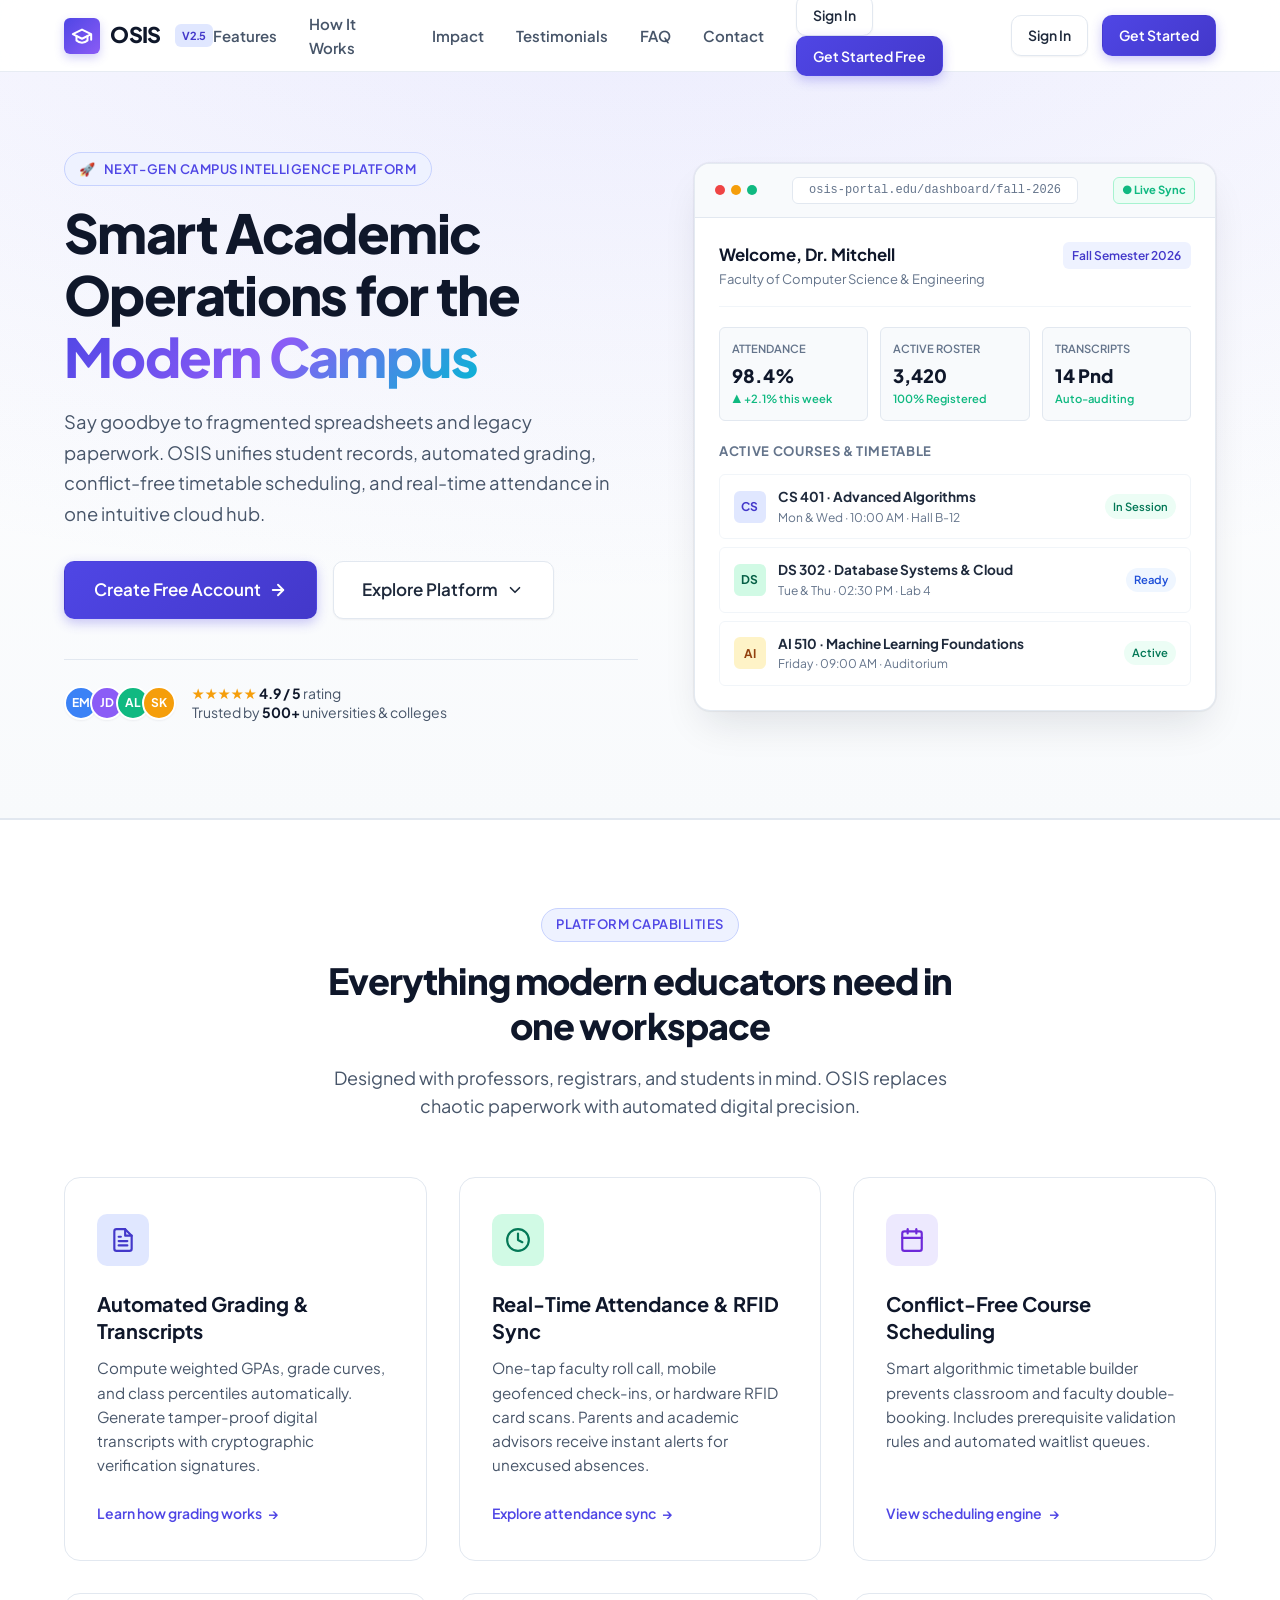
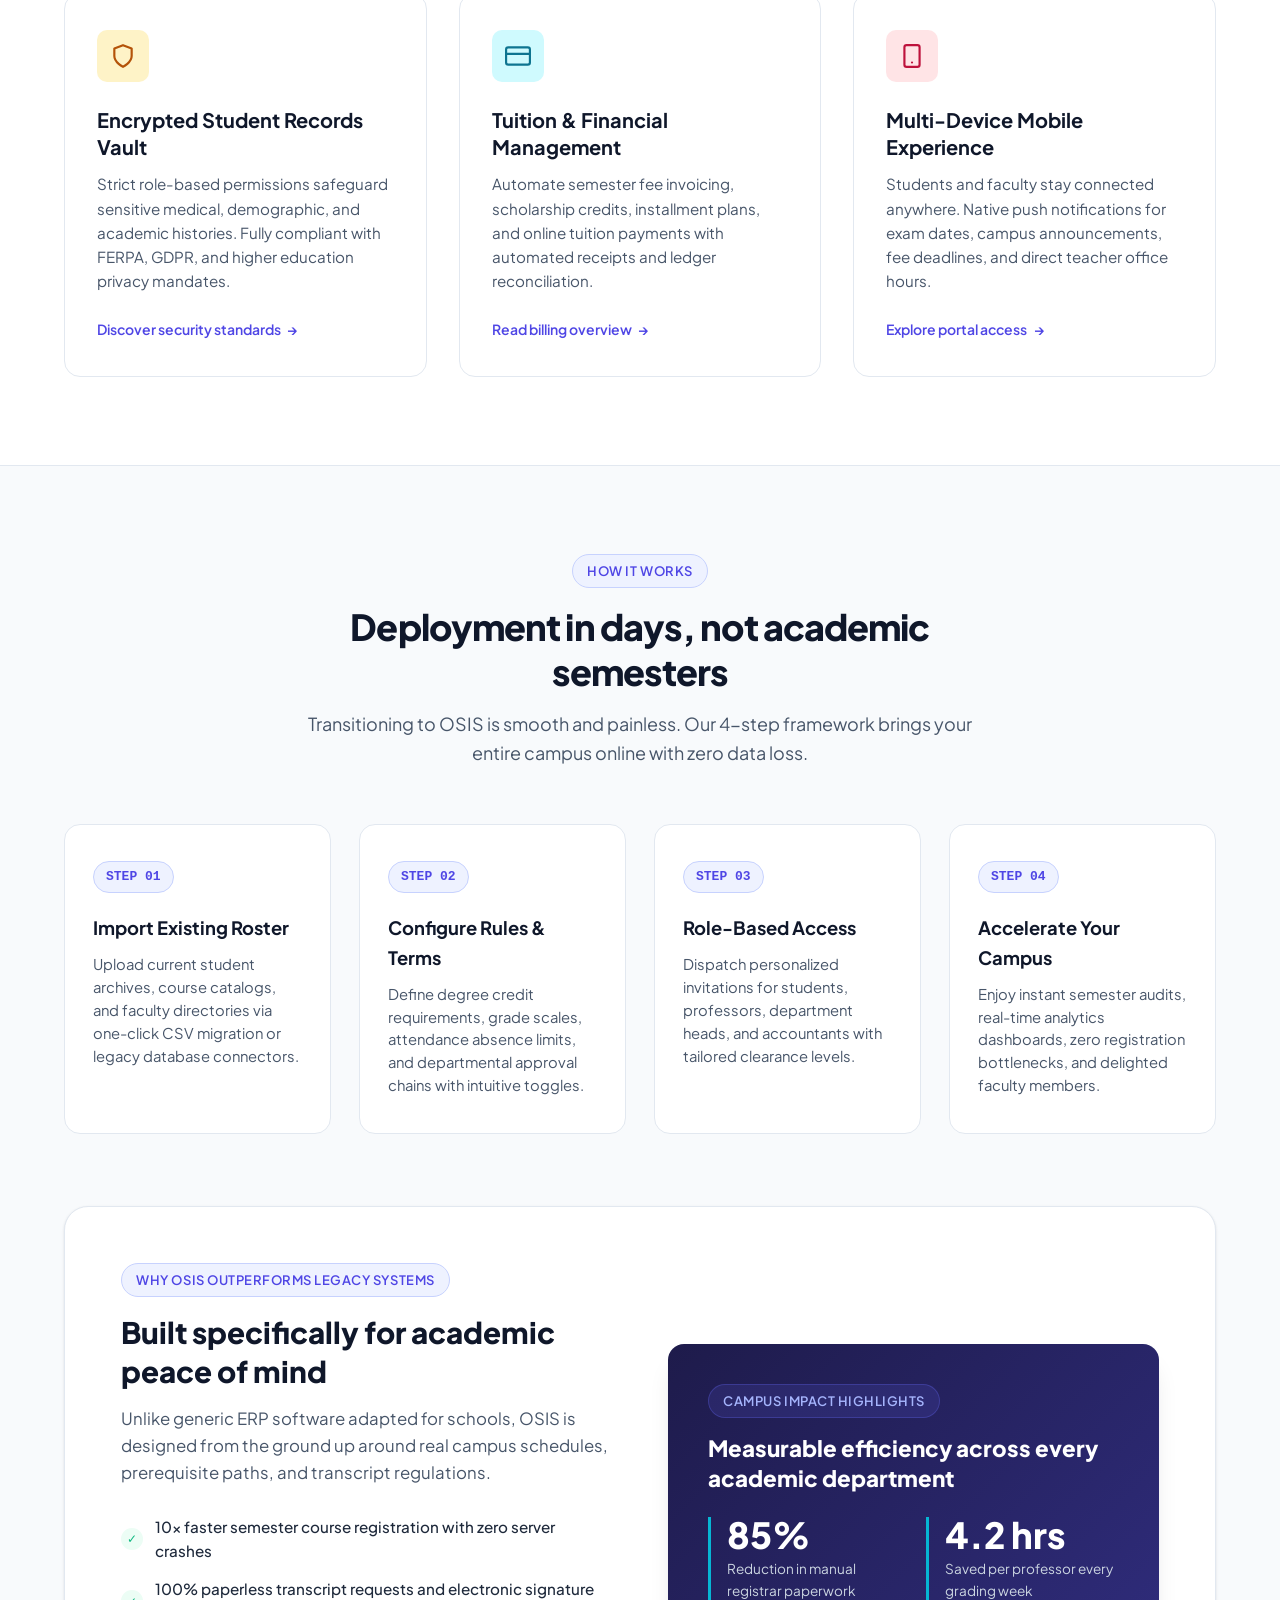
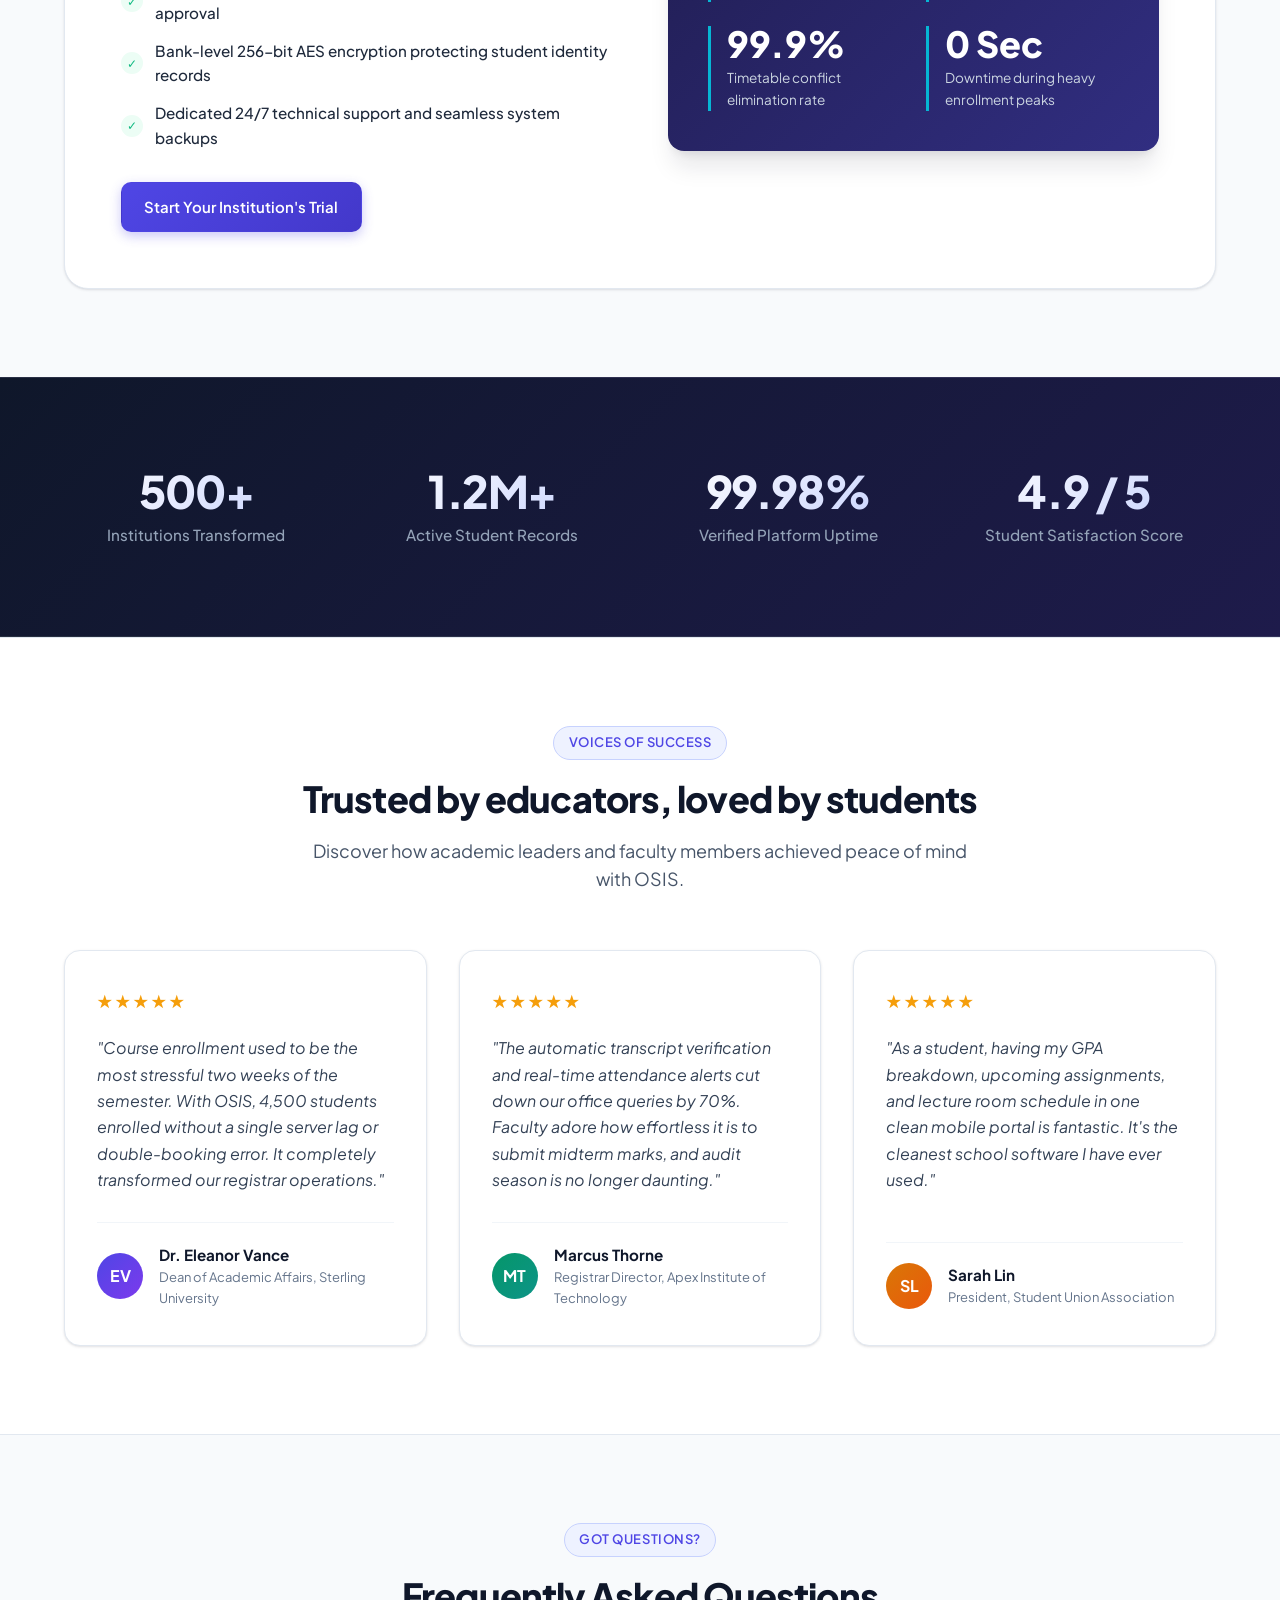
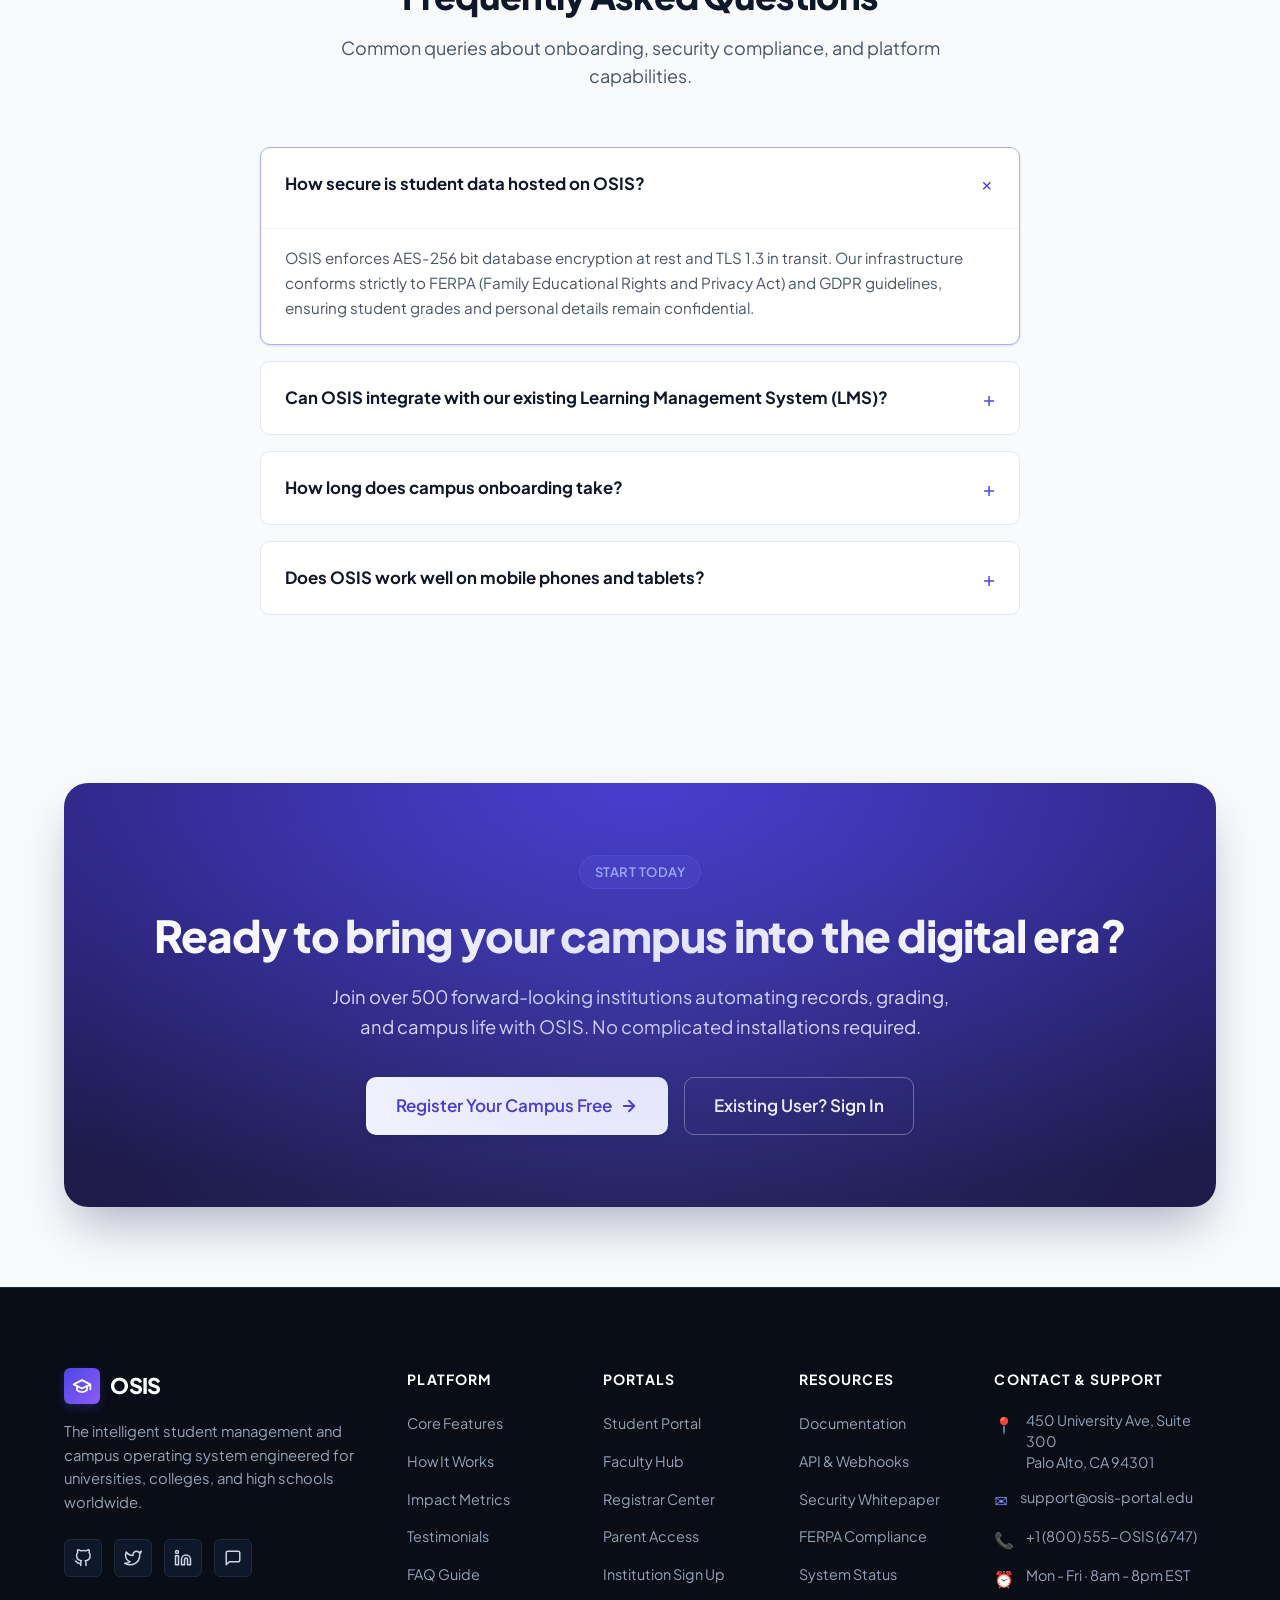
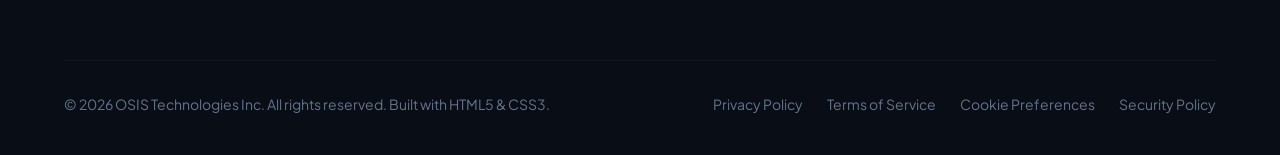
<file: WebDev-L1-LandingPage/index.html>
<!DOCTYPE html>
<html lang="en">
<head>
  <meta charset="UTF-8">
  <meta name="viewport" content="width=device-width, initial-scale=1.0">
  <title>OSIS · Next-Gen Campus & Student Intelligence Platform</title>
  <meta name="description" content="OSIS is a modern cloud operating system for educational institutions. Unify student records, attendance, course scheduling, and grading into one seamless workspace.">

  <!-- Google Fonts: Plus Jakarta Sans -->
  <link rel="preconnect" href="https://fonts.googleapis.com">
  <link rel="preconnect" href="https://fonts.gstatic.com" crossorigin>
  <link href="https://fonts.googleapis.com/css2?family=Plus+Jakarta+Sans:wght@400;500;600;700;800&display=swap" rel="stylesheet">

  <!-- Stylesheet -->
  <link rel="stylesheet" href="style.css">
</head>
<body>

  <!-- ======================================================================
       1. Sticky Navigation Bar
       ====================================================================== -->
  <header class="site-header">
    <div class="container nav-container">
      <a href="index.html" class="brand-logo" aria-label="OSIS Home">
        <div class="brand-icon-box">
          <!-- Graduation Cap / Campus SVG Icon -->
          <svg width="22" height="22" viewBox="0 0 24 24" fill="none" stroke="currentColor" stroke-width="2.2" stroke-linecap="round" stroke-linejoin="round">
            <path d="M22 10v6M2 10l10-5 10 5-10 5z"/>
            <path d="M6 12v5c3 3 9 3 12 0v-5"/>
          </svg>
        </div>
        <span>OSIS</span>
        <span class="brand-tag">v2.5</span>
      </a>

      <!-- Pure CSS Mobile Menu Toggle Checkbox -->
      <input type="checkbox" id="nav-toggle" class="nav-toggle-input" aria-label="Toggle navigation menu">
      <label for="nav-toggle" class="nav-toggle-label" aria-hidden="true">
        <span class="hamburger-line"></span>
      </label>

      <!-- Navigation Links -->
      <nav class="nav-menu">
        <a href="#features" class="nav-link">Features</a>
        <a href="#about" class="nav-link">How It Works</a>
        <a href="#stats" class="nav-link">Impact</a>
        <a href="#testimonials" class="nav-link">Testimonials</a>
        <a href="#faq" class="nav-link">FAQ</a>
        <a href="#contact" class="nav-link">Contact</a>

        <!-- Mobile duplicate for action buttons inside dropdown -->
        <div class="mobile-nav-actions">
          <a href="login.html" class="btn btn-secondary btn-sm">Sign In</a>
          <a href="register.html" class="btn btn-primary btn-sm">Get Started Free</a>
        </div>
      </nav>

      <!-- Desktop Nav Actions -->
      <div class="nav-actions">
        <a href="login.html" class="btn btn-secondary btn-sm">Sign In</a>
        <a href="register.html" class="btn btn-primary btn-sm">Get Started</a>
      </div>
    </div>
  </header>

  <!-- ======================================================================
       2. Hero Section
       ====================================================================== -->
  <section class="hero-section" id="hero">
    <div class="container hero-grid">
      
      <!-- Left: Headline, Subheadline & Call-to-Action -->
      <div class="hero-content">
        <div class="pill-badge">
          <span>🚀</span>
          <span>Next-Gen Campus Intelligence Platform</span>
        </div>

        <h1 class="hero-title">
          Smart Academic Operations for the <span class="gradient-text">Modern Campus</span>
        </h1>

        <p class="hero-description">
          Say goodbye to fragmented spreadsheets and legacy paperwork. OSIS unifies student records, automated grading, conflict-free timetable scheduling, and real-time attendance in one intuitive cloud hub.
        </p>

        <div class="hero-actions">
          <a href="register.html" class="btn btn-primary btn-lg">
            <span>Create Free Account</span>
            <svg width="18" height="18" viewBox="0 0 24 24" fill="none" stroke="currentColor" stroke-width="2.5" stroke-linecap="round" stroke-linejoin="round">
              <line x1="5" y1="12" x2="19" y2="12"></line>
              <polyline points="12 5 19 12 12 19"></polyline>
            </svg>
          </a>
          <a href="#features" class="btn btn-secondary btn-lg">
            <span>Explore Platform</span>
            <svg width="18" height="18" viewBox="0 0 24 24" fill="none" stroke="currentColor" stroke-width="2.2" stroke-linecap="round" stroke-linejoin="round">
              <polyline points="6 9 12 15 18 9"></polyline>
            </svg>
          </a>
        </div>

        <div class="hero-social-proof">
          <div class="avatar-group">
            <div class="avatar avatar-1">EM</div>
            <div class="avatar avatar-2">JD</div>
            <div class="avatar avatar-3">AL</div>
            <div class="avatar avatar-4">SK</div>
          </div>
          <div class="proof-text">
            <div><span class="stars">★★★★★</span> <strong>4.9 / 5</strong> rating</div>
            <div>Trusted by <strong>500+</strong> universities & colleges</div>
          </div>
        </div>
      </div>

      <!-- Right: Pure CSS Dashboard UI Preview Mockup -->
      <div class="hero-visual">
        <div class="dashboard-card-mockup">
          
          <!-- Mockup Window Bar -->
          <div class="mockup-header-bar">
            <div class="window-dots">
              <div class="dot dot-red"></div>
              <div class="dot dot-yellow"></div>
              <div class="dot dot-green"></div>
            </div>
            <div class="mockup-address">osis-portal.edu/dashboard/fall-2026</div>
            <div class="mockup-badge">● Live Sync</div>
          </div>

          <!-- Mockup Workspace Content -->
          <div class="mockup-body">
            <div class="mockup-welcome">
              <div>
                <h4 class="mockup-user-title">Welcome, Dr. Mitchell</h4>
                <p class="mockup-user-sub">Faculty of Computer Science & Engineering</p>
              </div>
              <span class="mockup-term-badge">Fall Semester 2026</span>
            </div>

            <!-- Mini Metrics Row -->
            <div class="mockup-kpi-grid">
              <div class="kpi-card">
                <div class="kpi-label">Attendance</div>
                <div class="kpi-val">98.4%</div>
                <div class="kpi-diff">▲ +2.1% this week</div>
              </div>
              <div class="kpi-card">
                <div class="kpi-label">Active Roster</div>
                <div class="kpi-val">3,420</div>
                <div class="kpi-diff">100% Registered</div>
              </div>
              <div class="kpi-card">
                <div class="kpi-label">Transcripts</div>
                <div class="kpi-val">14 Pnd</div>
                <div class="kpi-diff">Auto-auditing</div>
              </div>
            </div>

            <!-- Enrolled Active Courses -->
            <div class="mockup-courses-title">Active Courses & Timetable</div>
            
            <div class="course-item">
              <div class="course-left">
                <div class="course-icon-badge badge-cs">CS</div>
                <div>
                  <div class="course-name">CS 401 · Advanced Algorithms</div>
                  <div class="course-meta">Mon & Wed · 10:00 AM · Hall B-12</div>
                </div>
              </div>
              <span class="course-status-pill status-active">In Session</span>
            </div>

            <div class="course-item">
              <div class="course-left">
                <div class="course-icon-badge badge-bio">DS</div>
                <div>
                  <div class="course-name">DS 302 · Database Systems & Cloud</div>
                  <div class="course-meta">Tue & Thu · 02:30 PM · Lab 4</div>
                </div>
              </div>
              <span class="course-status-pill status-syncing">Ready</span>
            </div>

            <div class="course-item">
              <div class="course-left">
                <div class="course-icon-badge badge-eng">AI</div>
                <div>
                  <div class="course-name">AI 510 · Machine Learning Foundations</div>
                  <div class="course-meta">Friday · 09:00 AM · Auditorium</div>
                </div>
              </div>
              <span class="course-status-pill status-active">Active</span>
            </div>

          </div>
        </div>
      </div>

    </div>
  </section>

  <!-- ======================================================================
       3. Content Section 1: Platform Features Grid
       ====================================================================== -->
  <section class="section section-alt" id="features">
    <div class="container">
      
      <div class="section-header">
        <div class="pill-badge">Platform Capabilities</div>
        <h2 class="section-title">Everything modern educators need in one workspace</h2>
        <p class="section-subtitle">
          Designed with professors, registrars, and students in mind. OSIS replaces chaotic paperwork with automated digital precision.
        </p>
      </div>

      <div class="features-grid">
        
        <!-- Feature 1 -->
        <article class="feature-card">
          <div class="feature-icon-wrapper icon-blue">
            <svg width="26" height="26" viewBox="0 0 24 24" fill="none" stroke="currentColor" stroke-width="2" stroke-linecap="round" stroke-linejoin="round">
              <path d="M14 2H6a2 2 0 0 0-2 2v16a2 2 0 0 0 2 2h12a2 2 0 0 0 2-2V8z"></path>
              <polyline points="14 2 14 8 20 8"></polyline>
              <line x1="16" y1="13" x2="8" y2="13"></line>
              <line x1="16" y1="17" x2="8" y2="17"></line>
              <polyline points="10 9 9 9 8 9"></polyline>
            </svg>
          </div>
          <h3 class="feature-title">Automated Grading & Transcripts</h3>
          <p class="feature-text">
            Compute weighted GPAs, grade curves, and class percentiles automatically. Generate tamper-proof digital transcripts with cryptographic verification signatures.
          </p>
          <a href="#about" class="feature-link">
            <span>Learn how grading works</span> &rarr;
          </a>
        </article>

        <!-- Feature 2 -->
        <article class="feature-card">
          <div class="feature-icon-wrapper icon-emerald">
            <svg width="26" height="26" viewBox="0 0 24 24" fill="none" stroke="currentColor" stroke-width="2" stroke-linecap="round" stroke-linejoin="round">
              <circle cx="12" cy="12" r="10"></circle>
              <polyline points="12 6 12 12 16 14"></polyline>
            </svg>
          </div>
          <h3 class="feature-title">Real-Time Attendance & RFID Sync</h3>
          <p class="feature-text">
            One-tap faculty roll call, mobile geofenced check-ins, or hardware RFID card scans. Parents and academic advisors receive instant alerts for unexcused absences.
          </p>
          <a href="#about" class="feature-link">
            <span>Explore attendance sync</span> &rarr;
          </a>
        </article>

        <!-- Feature 3 -->
        <article class="feature-card">
          <div class="feature-icon-wrapper icon-violet">
            <svg width="26" height="26" viewBox="0 0 24 24" fill="none" stroke="currentColor" stroke-width="2" stroke-linecap="round" stroke-linejoin="round">
              <rect x="3" y="4" width="18" height="18" rx="2" ry="2"></rect>
              <line x1="16" y1="2" x2="16" y2="6"></line>
              <line x1="8" y1="2" x2="8" y2="6"></line>
              <line x1="3" y1="10" x2="21" y2="10"></line>
            </svg>
          </div>
          <h3 class="feature-title">Conflict-Free Course Scheduling</h3>
          <p class="feature-text">
            Smart algorithmic timetable builder prevents classroom and faculty double-booking. Includes prerequisite validation rules and automated waitlist queues.
          </p>
          <a href="#about" class="feature-link">
            <span>View scheduling engine</span> &rarr;
          </a>
        </article>

        <!-- Feature 4 -->
        <article class="feature-card">
          <div class="feature-icon-wrapper icon-amber">
            <svg width="26" height="26" viewBox="0 0 24 24" fill="none" stroke="currentColor" stroke-width="2" stroke-linecap="round" stroke-linejoin="round">
              <path d="M12 22s8-4 8-10V5l-8-3-8 3v7c0 6 8 10 8 10z"></path>
            </svg>
          </div>
          <h3 class="feature-title">Encrypted Student Records Vault</h3>
          <p class="feature-text">
            Strict role-based permissions safeguard sensitive medical, demographic, and academic histories. Fully compliant with FERPA, GDPR, and higher education privacy mandates.
          </p>
          <a href="#about" class="feature-link">
            <span>Discover security standards</span> &rarr;
          </a>
        </article>

        <!-- Feature 5 -->
        <article class="feature-card">
          <div class="feature-icon-wrapper icon-cyan">
            <svg width="26" height="26" viewBox="0 0 24 24" fill="none" stroke="currentColor" stroke-width="2" stroke-linecap="round" stroke-linejoin="round">
              <rect x="1" y="4" width="22" height="16" rx="2" ry="2"></rect>
              <line x1="1" y1="10" x2="23" y2="10"></line>
            </svg>
          </div>
          <h3 class="feature-title">Tuition & Financial Management</h3>
          <p class="feature-text">
            Automate semester fee invoicing, scholarship credits, installment plans, and online tuition payments with automated receipts and ledger reconciliation.
          </p>
          <a href="#about" class="feature-link">
            <span>Read billing overview</span> &rarr;
          </a>
        </article>

        <!-- Feature 6 -->
        <article class="feature-card">
          <div class="feature-icon-wrapper icon-rose">
            <svg width="26" height="26" viewBox="0 0 24 24" fill="none" stroke="currentColor" stroke-width="2" stroke-linecap="round" stroke-linejoin="round">
              <rect x="5" y="2" width="14" height="20" rx="2" ry="2"></rect>
              <line x1="12" y1="18" x2="12.01" y2="18"></line>
            </svg>
          </div>
          <h3 class="feature-title">Multi-Device Mobile Experience</h3>
          <p class="feature-text">
            Students and faculty stay connected anywhere. Native push notifications for exam dates, campus announcements, fee deadlines, and direct teacher office hours.
          </p>
          <a href="#about" class="feature-link">
            <span>Explore portal access</span> &rarr;
          </a>
        </article>

      </div>
    </div>
  </section>

  <!-- ======================================================================
       4. Content Section 2: How It Works & About OSIS
       ====================================================================== -->
  <section class="section" id="about">
    <div class="container">
      
      <div class="section-header">
        <div class="pill-badge">How It Works</div>
        <h2 class="section-title">Deployment in days, not academic semesters</h2>
        <p class="section-subtitle">
          Transitioning to OSIS is smooth and painless. Our 4-step framework brings your entire campus online with zero data loss.
        </p>
      </div>

      <div class="workflow-grid">
        
        <div class="workflow-card">
          <span class="step-num-pill">STEP 01</span>
          <h3 class="workflow-title">Import Existing Roster</h3>
          <p class="workflow-text">
            Upload current student archives, course catalogs, and faculty directories via one-click CSV migration or legacy database connectors.
          </p>
        </div>

        <div class="workflow-card">
          <span class="step-num-pill">STEP 02</span>
          <h3 class="workflow-title">Configure Rules & Terms</h3>
          <p class="workflow-text">
            Define degree credit requirements, grade scales, attendance absence limits, and departmental approval chains with intuitive toggles.
          </p>
        </div>

        <div class="workflow-card">
          <span class="step-num-pill">STEP 03</span>
          <h3 class="workflow-title">Role-Based Access</h3>
          <p class="workflow-text">
            Dispatch personalized invitations for students, professors, department heads, and accountants with tailored clearance levels.
          </p>
        </div>

        <div class="workflow-card">
          <span class="step-num-pill">STEP 04</span>
          <h3 class="workflow-title">Accelerate Your Campus</h3>
          <p class="workflow-text">
            Enjoy instant semester audits, real-time analytics dashboards, zero registration bottlenecks, and delighted faculty members.
          </p>
        </div>

      </div>

      <!-- About Split Showcase -->
      <div class="about-split">
        <div class="about-content">
          <div class="pill-badge">Why OSIS Outperforms Legacy Systems</div>
          <h3>Built specifically for academic peace of mind</h3>
          <p>
            Unlike generic ERP software adapted for schools, OSIS is designed from the ground up around real campus schedules, prerequisite paths, and transcript regulations.
          </p>

          <ul class="about-checklist">
            <li class="about-check-item">
              <span class="check-icon">&#10003;</span>
              <span>10x faster semester course registration with zero server crashes</span>
            </li>
            <li class="about-check-item">
              <span class="check-icon">&#10003;</span>
              <span>100% paperless transcript requests and electronic signature approval</span>
            </li>
            <li class="about-check-item">
              <span class="check-icon">&#10003;</span>
              <span>Bank-level 256-bit AES encryption protecting student identity records</span>
            </li>
            <li class="about-check-item">
              <span class="check-icon">&#10003;</span>
              <span>Dedicated 24/7 technical support and seamless system backups</span>
            </li>
          </ul>

          <a href="register.html" class="btn btn-primary">Start Your Institution's Trial</a>
        </div>

        <div class="about-visual-box">
          <div class="pill-badge pill-badge-dark">Campus Impact Highlights</div>
          <h4 style="font-size: 1.4rem; font-weight: 800; margin-bottom: 1.5rem; line-height: 1.3;">
            Measurable efficiency across every academic department
          </h4>

          <div class="stat-callout">
            <div class="stat-callout-item">
              <div class="stat-callout-num">85%</div>
              <div class="stat-callout-label">Reduction in manual registrar paperwork</div>
            </div>
            <div class="stat-callout-item">
              <div class="stat-callout-num">4.2 hrs</div>
              <div class="stat-callout-label">Saved per professor every grading week</div>
            </div>
            <div class="stat-callout-item">
              <div class="stat-callout-num">99.9%</div>
              <div class="stat-callout-label">Timetable conflict elimination rate</div>
            </div>
            <div class="stat-callout-item">
              <div class="stat-callout-num">0 Sec</div>
              <div class="stat-callout-label">Downtime during heavy enrollment peaks</div>
            </div>
          </div>
        </div>
      </div>

    </div>
  </section>

  <!-- ======================================================================
       5. Metric & Impact Banner
       ====================================================================== -->
  <section class="stats-banner" id="stats">
    <div class="container">
      <div class="stats-grid">
        <div class="stat-item">
          <div class="stat-number">500+</div>
          <div class="stat-label">Institutions Transformed</div>
        </div>
        <div class="stat-item">
          <div class="stat-number">1.2M+</div>
          <div class="stat-label">Active Student Records</div>
        </div>
        <div class="stat-item">
          <div class="stat-number">99.98%</div>
          <div class="stat-label">Verified Platform Uptime</div>
        </div>
        <div class="stat-item">
          <div class="stat-number">4.9 / 5</div>
          <div class="stat-label">Student Satisfaction Score</div>
        </div>
      </div>
    </div>
  </section>

  <!-- ======================================================================
       6. Testimonials Section (Content Section 3)
       ====================================================================== -->
  <section class="section section-alt" id="testimonials">
    <div class="container">
      
      <div class="section-header">
        <div class="pill-badge">Voices of Success</div>
        <h2 class="section-title">Trusted by educators, loved by students</h2>
        <p class="section-subtitle">
          Discover how academic leaders and faculty members achieved peace of mind with OSIS.
        </p>
      </div>

      <div class="testimonials-grid">
        
        <!-- Testimonial 1 -->
        <div class="testimonial-card">
          <div>
            <div class="testimonial-stars">★★★★★</div>
            <p class="testimonial-quote">
              "Course enrollment used to be the most stressful two weeks of the semester. With OSIS, 4,500 students enrolled without a single server lag or double-booking error. It completely transformed our registrar operations."
            </p>
          </div>
          <div class="testimonial-author">
            <div class="author-avatar author-avatar-1">EV</div>
            <div>
              <div class="author-name">Dr. Eleanor Vance</div>
              <div class="author-role">Dean of Academic Affairs, Sterling University</div>
            </div>
          </div>
        </div>

        <!-- Testimonial 2 -->
        <div class="testimonial-card">
          <div>
            <div class="testimonial-stars">★★★★★</div>
            <p class="testimonial-quote">
              "The automatic transcript verification and real-time attendance alerts cut down our office queries by 70%. Faculty adore how effortless it is to submit midterm marks, and audit season is no longer daunting."
            </p>
          </div>
          <div class="testimonial-author">
            <div class="author-avatar author-avatar-2">MT</div>
            <div>
              <div class="author-name">Marcus Thorne</div>
              <div class="author-role">Registrar Director, Apex Institute of Technology</div>
            </div>
          </div>
        </div>

        <!-- Testimonial 3 -->
        <div class="testimonial-card">
          <div>
            <div class="testimonial-stars">★★★★★</div>
            <p class="testimonial-quote">
              "As a student, having my GPA breakdown, upcoming assignments, and lecture room schedule in one clean mobile portal is fantastic. It's the cleanest school software I have ever used."
            </p>
          </div>
          <div class="testimonial-author">
            <div class="author-avatar author-avatar-3">SL</div>
            <div>
              <div class="author-name">Sarah Lin</div>
              <div class="author-role">President, Student Union Association</div>
            </div>
          </div>
        </div>

      </div>

    </div>
  </section>

  <!-- ======================================================================
       7. Frequently Asked Questions (FAQ) - Pure HTML5 Accordion
       ====================================================================== -->
  <section class="section" id="faq">
    <div class="container">
      
      <div class="section-header">
        <div class="pill-badge">Got Questions?</div>
        <h2 class="section-title">Frequently Asked Questions</h2>
        <p class="section-subtitle">
          Common queries about onboarding, security compliance, and platform capabilities.
        </p>
      </div>

      <div class="faq-container">
        
        <details class="faq-item" open>
          <summary class="faq-summary">
            <span>How secure is student data hosted on OSIS?</span>
            <span class="faq-icon">+</span>
          </summary>
          <div class="faq-content">
            OSIS enforces AES-256 bit database encryption at rest and TLS 1.3 in transit. Our infrastructure conforms strictly to FERPA (Family Educational Rights and Privacy Act) and GDPR guidelines, ensuring student grades and personal details remain confidential.
          </div>
        </details>

        <details class="faq-item">
          <summary class="faq-summary">
            <span>Can OSIS integrate with our existing Learning Management System (LMS)?</span>
            <span class="faq-icon">+</span>
          </summary>
          <div class="faq-content">
            Yes. OSIS provides bi-directional LTI 1.3 connectors for Canvas, Moodle, Blackboard, and Google Classroom to sync rosters, assignments, and grades automatically without double entry.
          </div>
        </details>

        <details class="faq-item">
          <summary class="faq-summary">
            <span>How long does campus onboarding take?</span>
            <span class="faq-icon">+</span>
          </summary>
          <div class="faq-content">
            Standard institutions complete full migration in 3 to 7 business days. Our automated CSV roster mapping handles student records, faculty rosters, and past grade transcripts smoothly.
          </div>
        </details>

        <details class="faq-item">
          <summary class="faq-summary">
            <span>Does OSIS work well on mobile phones and tablets?</span>
            <span class="faq-icon">+</span>
          </summary>
          <div class="faq-content">
            Absolutely. Every screen is built with responsive HTML5 and CSS3 layout principles (Flexbox and Grid). Faculty can take roll call from tablets, and students can view GPAs and timetable schedules seamlessly from any smartphone.
          </div>
        </details>

      </div>

    </div>
  </section>

  <!-- ======================================================================
       8. Pre-Footer Call to Action Banner
       ====================================================================== -->
  <section class="cta-section">
    <div class="container">
      <div class="cta-card">
        <div class="pill-badge pill-badge-dark" style="margin-bottom: 1.25rem;">Start Today</div>
        <h2 class="cta-title">Ready to bring your campus into the digital era?</h2>
        <p class="cta-subtitle">
          Join over 500 forward-looking institutions automating records, grading, and campus life with OSIS. No complicated installations required.
        </p>
        <div class="cta-actions">
          <a href="register.html" class="btn btn-white btn-lg">
            <span>Register Your Campus Free</span>
            <svg width="18" height="18" viewBox="0 0 24 24" fill="none" stroke="currentColor" stroke-width="2.5" stroke-linecap="round" stroke-linejoin="round">
              <line x1="5" y1="12" x2="19" y2="12"></line>
              <polyline points="12 5 19 12 12 19"></polyline>
            </svg>
          </a>
          <a href="login.html" class="btn btn-outline-white btn-lg">
            <span>Existing User? Sign In</span>
          </a>
        </div>
      </div>
    </div>
  </section>

  <!-- ======================================================================
       9. Footer Section with Contact & Social Links
       ====================================================================== -->
  <footer class="site-footer" id="contact">
    <div class="container">
      
      <div class="footer-grid">
        
        <!-- Brand Summary -->
        <div class="footer-brand">
          <a href="index.html" class="brand-logo" aria-label="OSIS Home">
            <div class="brand-icon-box">
              <svg width="20" height="20" viewBox="0 0 24 24" fill="none" stroke="currentColor" stroke-width="2.2" stroke-linecap="round" stroke-linejoin="round">
                <path d="M22 10v6M2 10l10-5 10 5-10 5z"/>
                <path d="M6 12v5c3 3 9 3 12 0v-5"/>
              </svg>
            </div>
            <span>OSIS</span>
          </a>
          <p>
            The intelligent student management and campus operating system engineered for universities, colleges, and high schools worldwide.
          </p>
          <div class="social-links">
            <a href="https://github.com" target="_blank" rel="noopener noreferrer" class="social-icon-btn" aria-label="GitHub">
              <svg width="18" height="18" viewBox="0 0 24 24" fill="none" stroke="currentColor" stroke-width="2" stroke-linecap="round" stroke-linejoin="round">
                <path d="M9 19c-5 1.5-5-2.5-7-3m14 6v-3.87a3.37 3.37 0 0 0-.94-2.61c3.14-.35 6.44-1.54 6.44-7A5.44 5.44 0 0 0 20 4.77 5.07 5.07 0 0 0 19.91 1S18.73.65 16 2.48a13.38 13.38 0 0 0-7 0C6.27.65 5.09 1 5.09 1A5.07 5.07 0 0 0 5 4.77a5.44 5.44 0 0 0-1.5 3.78c0 5.42 3.3 6.61 6.44 7A3.37 3.37 0 0 0 9 18.13V22"></path>
              </svg>
            </a>
            <a href="https://twitter.com" target="_blank" rel="noopener noreferrer" class="social-icon-btn" aria-label="Twitter">
              <svg width="18" height="18" viewBox="0 0 24 24" fill="none" stroke="currentColor" stroke-width="2" stroke-linecap="round" stroke-linejoin="round">
                <path d="M23 3a10.9 10.9 0 0 1-3.14 1.53 4.48 4.48 0 0 0-7.86 3v1A10.66 10.66 0 0 1 3 4s-4 9 5 13a11.64 11.64 0 0 1-7 2c9 5 20 0 20-11.5a4.5 4.5 0 0 0-.08-.83A7.72 7.72 0 0 0 23 3z"></path>
              </svg>
            </a>
            <a href="https://linkedin.com" target="_blank" rel="noopener noreferrer" class="social-icon-btn" aria-label="LinkedIn">
              <svg width="18" height="18" viewBox="0 0 24 24" fill="none" stroke="currentColor" stroke-width="2" stroke-linecap="round" stroke-linejoin="round">
                <path d="M16 8a6 6 0 0 1 6 6v7h-4v-7a2 2 0 0 0-2-2 2 2 0 0 0-2 2v7h-4v-7a6 6 0 0 1 6-6z"></path>
                <rect x="2" y="9" width="4" height="12"></rect>
                <circle cx="4" cy="4" r="2"></circle>
              </svg>
            </a>
            <a href="https://discord.com" target="_blank" rel="noopener noreferrer" class="social-icon-btn" aria-label="Discord">
              <svg width="18" height="18" viewBox="0 0 24 24" fill="none" stroke="currentColor" stroke-width="2" stroke-linecap="round" stroke-linejoin="round">
                <path d="M21 15a2 2 0 0 1-2 2H7l-4 4V5a2 2 0 0 1 2-2h14a2 2 0 0 1 2 2z"></path>
              </svg>
            </a>
          </div>
        </div>

        <!-- Quick Links: Platform -->
        <div>
          <div class="footer-heading">Platform</div>
          <ul class="footer-links">
            <li><a href="#features" class="footer-link">Core Features</a></li>
            <li><a href="#about" class="footer-link">How It Works</a></li>
            <li><a href="#stats" class="footer-link">Impact Metrics</a></li>
            <li><a href="#testimonials" class="footer-link">Testimonials</a></li>
            <li><a href="#faq" class="footer-link">FAQ Guide</a></li>
          </ul>
        </div>

        <!-- Portals -->
        <div>
          <div class="footer-heading">Portals</div>
          <ul class="footer-links">
            <li><a href="login.html" class="footer-link">Student Portal</a></li>
            <li><a href="login.html" class="footer-link">Faculty Hub</a></li>
            <li><a href="login.html" class="footer-link">Registrar Center</a></li>
            <li><a href="login.html" class="footer-link">Parent Access</a></li>
            <li><a href="register.html" class="footer-link">Institution Sign Up</a></li>
          </ul>
        </div>

        <!-- Resources -->
        <div>
          <div class="footer-heading">Resources</div>
          <ul class="footer-links">
            <li><a href="#about" class="footer-link">Documentation</a></li>
            <li><a href="#about" class="footer-link">API & Webhooks</a></li>
            <li><a href="#about" class="footer-link">Security Whitepaper</a></li>
            <li><a href="#about" class="footer-link">FERPA Compliance</a></li>
            <li><a href="#about" class="footer-link">System Status</a></li>
          </ul>
        </div>

        <!-- Contact Info -->
        <div>
          <div class="footer-heading">Contact & Support</div>
          
          <div class="footer-contact-item">
            <span class="footer-contact-icon">📍</span>
            <span>450 University Ave, Suite 300<br>Palo Alto, CA 94301</span>
          </div>

          <div class="footer-contact-item">
            <span class="footer-contact-icon">✉️</span>
            <span>support@osis-portal.edu</span>
          </div>

          <div class="footer-contact-item">
            <span class="footer-contact-icon">📞</span>
            <span>+1 (800) 555-OSIS (6747)</span>
          </div>

          <div class="footer-contact-item">
            <span class="footer-contact-icon">⏰</span>
            <span>Mon - Fri · 8am - 8pm EST</span>
          </div>

        </div>

      </div>

      <!-- Footer Bottom Copyright & Legal Links -->
      <div class="footer-bottom">
        <div>
          &copy; 2026 OSIS Technologies Inc. All rights reserved. Built with HTML5 &amp; CSS3.
        </div>
        <div class="footer-legal-links">
          <a href="#faq">Privacy Policy</a>
          <a href="#faq">Terms of Service</a>
          <a href="#faq">Cookie Preferences</a>
          <a href="#faq">Security Policy</a>
        </div>
      </div>

    </div>
  </footer>

</body>
</html>
</file>
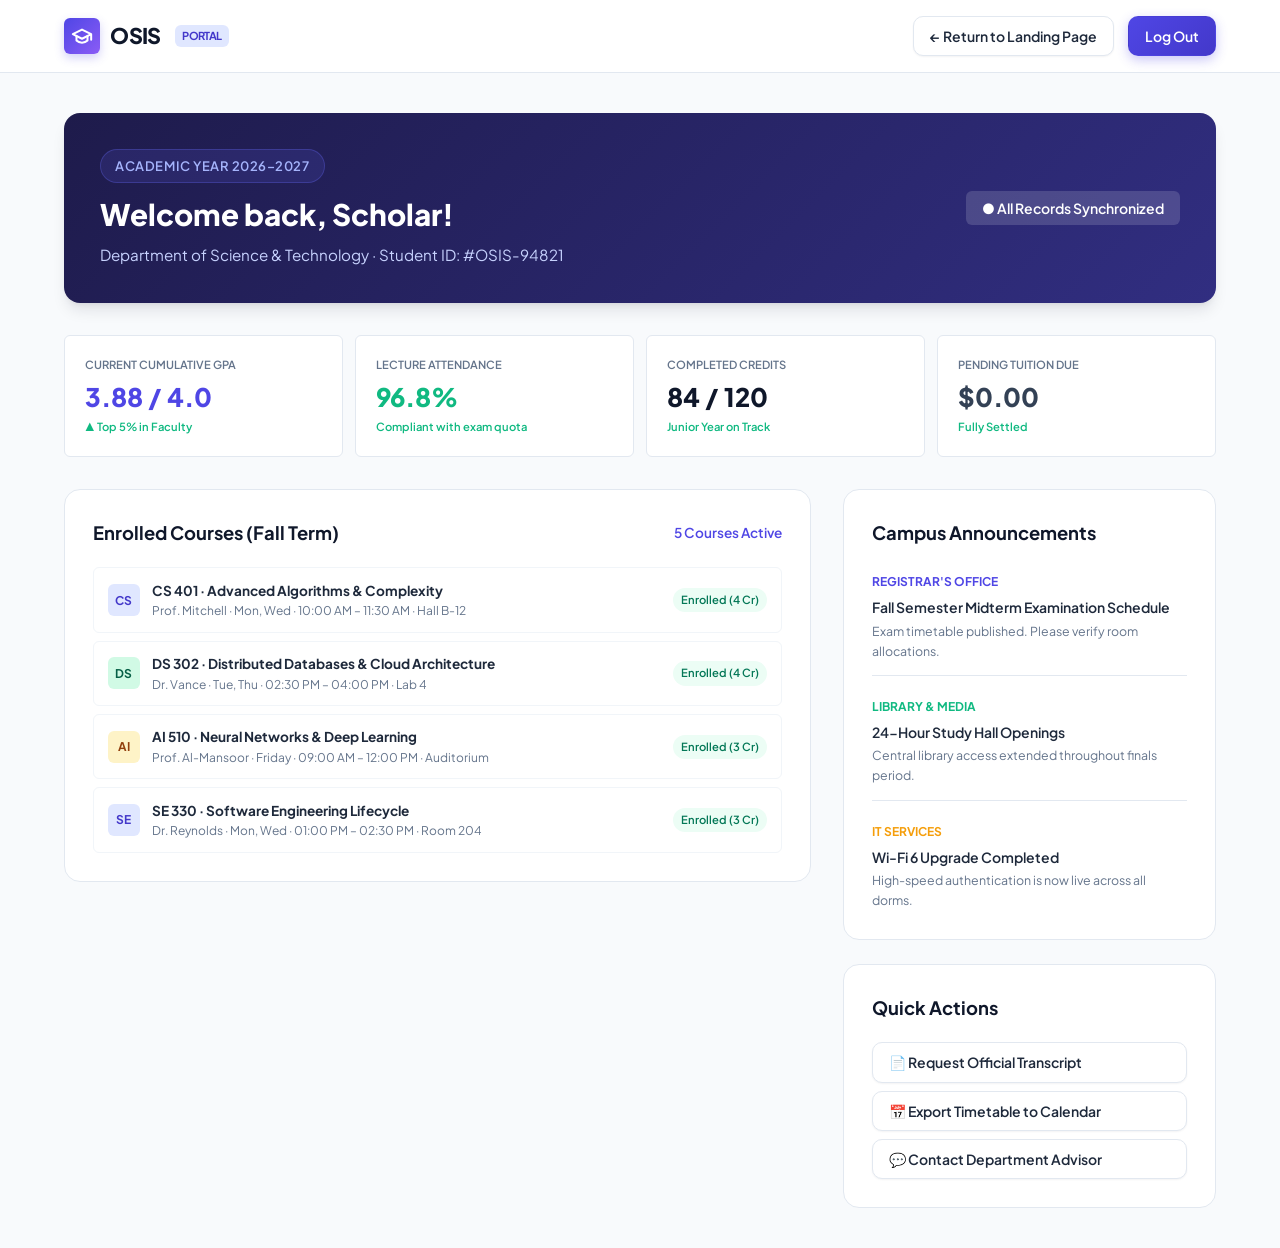
<file: WebDev-L1-LandingPage/dashboard.html>
<!DOCTYPE html>
<html lang="en">
<head>
  <meta charset="UTF-8">
  <meta name="viewport" content="width=device-width, initial-scale=1.0">
  <title>Dashboard · OSIS Portal</title>
  <link rel="preconnect" href="https://fonts.googleapis.com">
  <link rel="preconnect" href="https://fonts.gstatic.com" crossorigin>
  <link href="https://fonts.googleapis.com/css2?family=Plus+Jakarta+Sans:wght@400;500;600;700;800&display=swap" rel="stylesheet">
  <link rel="stylesheet" href="style.css">
  <style>
    .dashboard-layout {
      min-height: 100vh;
      display: flex;
      flex-direction: column;
      background-color: var(--bg-page);
    }
    .dash-header {
      background-color: #ffffff;
      border-bottom: 1px solid var(--border-light);
      padding: 1rem 0;
      position: sticky;
      top: 0;
      z-index: 100;
    }
    .dash-main {
      flex: 1;
      padding: 2.5rem 0;
    }
    .dash-welcome-card {
      background: linear-gradient(135deg, #1e1b4b 0%, #312e81 100%);
      color: var(--white);
      border-radius: var(--radius-lg);
      padding: 2.25rem;
      margin-bottom: 2rem;
      display: flex;
      justify-content: space-between;
      align-items: center;
      flex-wrap: wrap;
      gap: 1.5rem;
      box-shadow: var(--shadow-lg);
    }
    .dash-grid {
      display: grid;
      grid-template-columns: 2fr 1fr;
      gap: 2rem;
    }
    .dash-box {
      background: #ffffff;
      border: 1px solid var(--border-light);
      border-radius: var(--radius-lg);
      padding: 1.75rem;
      margin-bottom: 1.5rem;
    }
    .dash-box:last-child {
      margin-bottom: 0;
    }
    .dash-box-title {
      font-size: 1.15rem;
      font-weight: 700;
      color: var(--neutral-900);
      margin-bottom: 1.25rem;
      display: flex;
      align-items: center;
      justify-content: space-between;
    }
    @media (max-width: 900px) {
      .dash-grid {
        grid-template-columns: 1fr;
      }
    }
  </style>
</head>
<body class="dashboard-layout">

  <!-- Header -->
  <header class="dash-header">
    <div class="container nav-container">
      <a href="index.html" class="brand-logo" aria-label="OSIS Home">
        <div class="brand-icon-box">
          <svg width="22" height="22" viewBox="0 0 24 24" fill="none" stroke="currentColor" stroke-width="2.2" stroke-linecap="round" stroke-linejoin="round">
            <path d="M22 10v6M2 10l10-5 10 5-10 5z"/>
            <path d="M6 12v5c3 3 9 3 12 0v-5"/>
          </svg>
        </div>
        <span>OSIS</span>
        <span class="brand-tag">Portal</span>
      </a>

      <div class="nav-actions">
        <a href="index.html" class="btn btn-secondary btn-sm">&larr; Return to Landing Page</a>
        <button id="logoutBtn" class="btn btn-primary btn-sm">Log Out</button>
      </div>
    </div>
  </header>

  <!-- Main Dashboard Content -->
  <main class="dash-main">
    <div class="container">
      
      <!-- Welcome Hero Banner -->
      <div class="dash-welcome-card">
        <div>
          <div class="pill-badge pill-badge-dark" style="margin-bottom: 0.5rem;">Academic Year 2026–2027</div>
          <h2 style="font-size: 1.85rem; font-weight: 800; margin-bottom: 0.25rem;">
            Welcome back, <span id="userNameDisplay">Scholar</span>!
          </h2>
          <p style="color: var(--primary-200); font-size: 0.95rem;">
            Department of Science &amp; Technology · Student ID: #OSIS-94821
          </p>
        </div>
        <div>
          <span class="mockup-term-badge" style="background-color: rgba(255, 255, 255, 0.15); color: #ffffff; padding: 0.5rem 1rem; font-size: 0.875rem;">
            ● All Records Synchronized
          </span>
        </div>
      </div>

      <!-- Quick KPI Counters -->
      <div class="mockup-kpi-grid" style="grid-template-columns: repeat(4, 1fr); margin-bottom: 2rem;">
        <div class="kpi-card" style="padding: 1.25rem; background: #ffffff;">
          <div class="kpi-label">Current Cumulative GPA</div>
          <div class="kpi-val" style="font-size: 1.6rem; color: var(--primary-600);">3.88 / 4.0</div>
          <div class="kpi-diff">▲ Top 5% in Faculty</div>
        </div>
        <div class="kpi-card" style="padding: 1.25rem; background: #ffffff;">
          <div class="kpi-label">Lecture Attendance</div>
          <div class="kpi-val" style="font-size: 1.6rem; color: var(--accent-emerald);">96.8%</div>
          <div class="kpi-diff">Compliant with exam quota</div>
        </div>
        <div class="kpi-card" style="padding: 1.25rem; background: #ffffff;">
          <div class="kpi-label">Completed Credits</div>
          <div class="kpi-val" style="font-size: 1.6rem;">84 / 120</div>
          <div class="kpi-diff">Junior Year on Track</div>
        </div>
        <div class="kpi-card" style="padding: 1.25rem; background: #ffffff;">
          <div class="kpi-label">Pending Tuition Due</div>
          <div class="kpi-val" style="font-size: 1.6rem; color: var(--neutral-700);">$0.00</div>
          <div class="kpi-diff" style="color: var(--accent-emerald);">Fully Settled</div>
        </div>
      </div>

      <!-- Main Columns -->
      <div class="dash-grid">
        
        <!-- Left: Current Enrolled Classes -->
        <div>
          <div class="dash-box">
            <div class="dash-box-title">
              <span>Enrolled Courses (Fall Term)</span>
              <span style="font-size: 0.85rem; color: var(--primary-600); font-weight: 600;">5 Courses Active</span>
            </div>

            <div class="course-item">
              <div class="course-left">
                <div class="course-icon-badge badge-cs">CS</div>
                <div>
                  <div class="course-name">CS 401 · Advanced Algorithms & Complexity</div>
                  <div class="course-meta">Prof. Mitchell · Mon, Wed · 10:00 AM – 11:30 AM · Hall B-12</div>
                </div>
              </div>
              <span class="course-status-pill status-active">Enrolled (4 Cr)</span>
            </div>

            <div class="course-item">
              <div class="course-left">
                <div class="course-icon-badge badge-bio">DS</div>
                <div>
                  <div class="course-name">DS 302 · Distributed Databases & Cloud Architecture</div>
                  <div class="course-meta">Dr. Vance · Tue, Thu · 02:30 PM – 04:00 PM · Lab 4</div>
                </div>
              </div>
              <span class="course-status-pill status-active">Enrolled (4 Cr)</span>
            </div>

            <div class="course-item">
              <div class="course-left">
                <div class="course-icon-badge badge-eng">AI</div>
                <div>
                  <div class="course-name">AI 510 · Neural Networks & Deep Learning</div>
                  <div class="course-meta">Prof. Al-Mansoor · Friday · 09:00 AM – 12:00 PM · Auditorium</div>
                </div>
              </div>
              <span class="course-status-pill status-active">Enrolled (3 Cr)</span>
            </div>

            <div class="course-item">
              <div class="course-left">
                <div class="course-icon-badge badge-cs">SE</div>
                <div>
                  <div class="course-name">SE 330 · Software Engineering Lifecycle</div>
                  <div class="course-meta">Dr. Reynolds · Mon, Wed · 01:00 PM – 02:30 PM · Room 204</div>
                </div>
              </div>
              <span class="course-status-pill status-active">Enrolled (3 Cr)</span>
            </div>

          </div>
        </div>

        <!-- Right: Campus Notices & Quick Actions -->
        <div>
          <div class="dash-box">
            <div class="dash-box-title">
              <span>Campus Announcements</span>
            </div>
            
            <div style="margin-bottom: 1rem; padding-bottom: 0.85rem; border-bottom: 1px solid var(--border-light);">
              <span style="font-size: 0.75rem; font-weight: 700; color: var(--primary-600);">REGISTRAR'S OFFICE</span>
              <p style="font-size: 0.875rem; font-weight: 600; color: var(--neutral-800); margin: 0.2rem 0;">Fall Semester Midterm Examination Schedule</p>
              <p style="font-size: 0.775rem; color: var(--neutral-500);">Exam timetable published. Please verify room allocations.</p>
            </div>

            <div style="margin-bottom: 1rem; padding-bottom: 0.85rem; border-bottom: 1px solid var(--border-light);">
              <span style="font-size: 0.75rem; font-weight: 700; color: var(--accent-emerald);">LIBRARY & MEDIA</span>
              <p style="font-size: 0.875rem; font-weight: 600; color: var(--neutral-800); margin: 0.2rem 0;">24-Hour Study Hall Openings</p>
              <p style="font-size: 0.775rem; color: var(--neutral-500);">Central library access extended throughout finals period.</p>
            </div>

            <div>
              <span style="font-size: 0.75rem; font-weight: 700; color: var(--accent-amber);">IT SERVICES</span>
              <p style="font-size: 0.875rem; font-weight: 600; color: var(--neutral-800); margin: 0.2rem 0;">Wi-Fi 6 Upgrade Completed</p>
              <p style="font-size: 0.775rem; color: var(--neutral-500);">High-speed authentication is now live across all dorms.</p>
            </div>
          </div>

          <div class="dash-box">
            <div class="dash-box-title">
              <span>Quick Actions</span>
            </div>
            <div style="display: flex; flex-direction: column; gap: 0.5rem;">
              <a href="index.html#features" class="btn btn-secondary btn-sm" style="justify-content: flex-start;">📄 Request Official Transcript</a>
              <a href="index.html#features" class="btn btn-secondary btn-sm" style="justify-content: flex-start;">📅 Export Timetable to Calendar</a>
              <a href="index.html#contact" class="btn btn-secondary btn-sm" style="justify-content: flex-start;">💬 Contact Department Advisor</a>
            </div>
          </div>
        </div>

      </div>

    </div>
  </main>

  <script>
    const user = sessionStorage.getItem("loggedInUser");
    if (user) {
      document.getElementById("userNameDisplay").textContent = user;
    }

    document.getElementById("logoutBtn").addEventListener("click", function() {
      sessionStorage.removeItem("loggedInUser");
      window.location.href = "login.html";
    });
  </script>
</body>
</html>
</file>
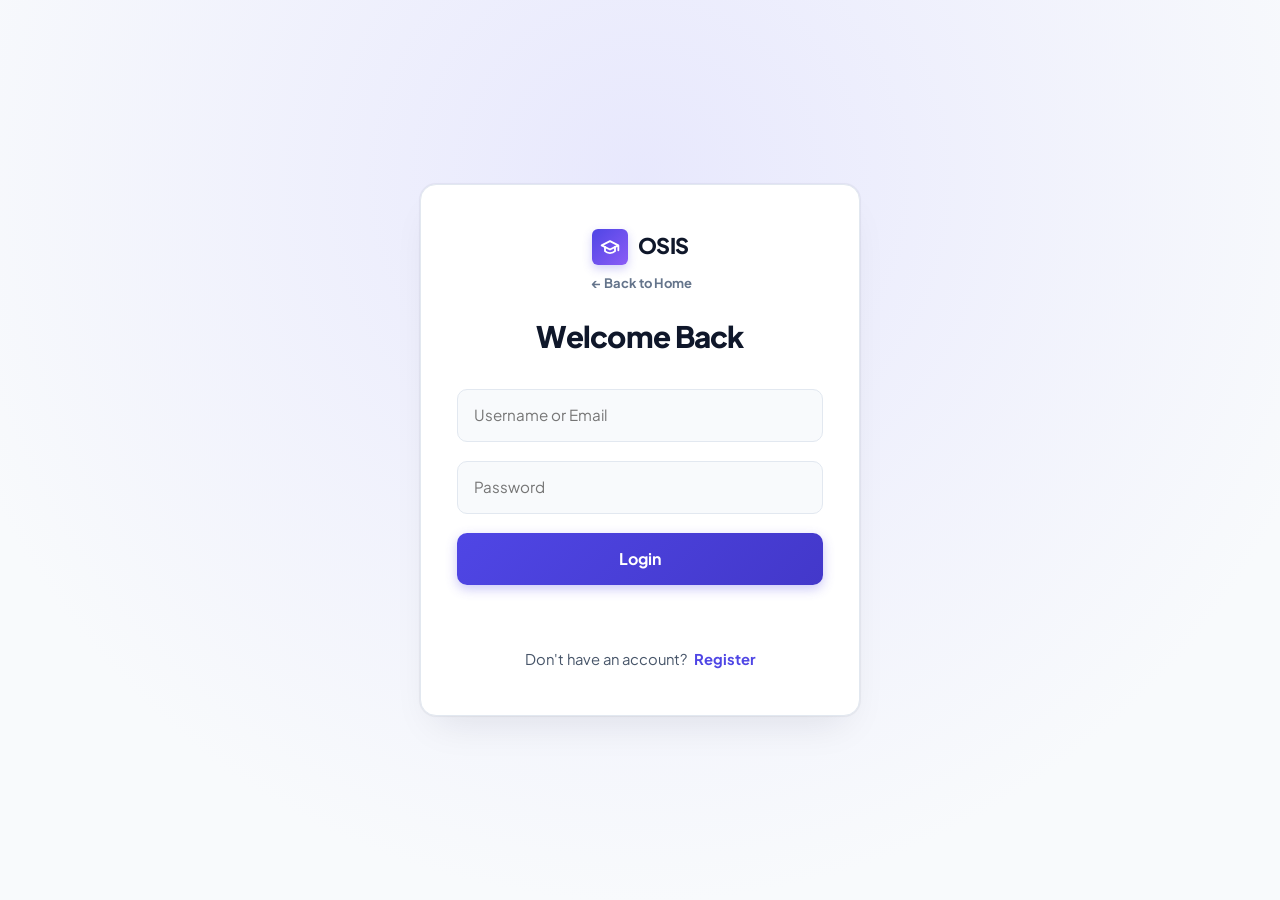
<file: WebDev-L1-LandingPage/login.html>
<!DOCTYPE html>
<html lang="en">
<head>
    <meta charset="UTF-8">
    <meta name="viewport" content="width=device-width, initial-scale=1.0">
    <title>Login · OSIS Portal</title>
    <link rel="preconnect" href="https://fonts.googleapis.com">
    <link rel="preconnect" href="https://fonts.gstatic.com" crossorigin>
    <link href="https://fonts.googleapis.com/css2?family=Plus+Jakarta+Sans:wght@400;500;600;700;800&display=swap" rel="stylesheet">
    <link rel="stylesheet" href="style.css">
</head>
<body>

<div class="container">
    <div style="margin-bottom: 1.25rem;">
        <a href="index.html" class="brand-logo" style="justify-content: center; margin-bottom: 0.5rem;" aria-label="Back to OSIS Home">
          <div class="brand-icon-box">
            <svg width="20" height="20" viewBox="0 0 24 24" fill="none" stroke="currentColor" stroke-width="2.2" stroke-linecap="round" stroke-linejoin="round">
              <path d="M22 10v6M2 10l10-5 10 5-10 5z"/>
              <path d="M6 12v5c3 3 9 3 12 0v-5"/>
            </svg>
          </div>
          <span>OSIS</span>
        </a>
        <p style="font-size: 0.8125rem; color: var(--neutral-500);"><a href="index.html" style="color: var(--neutral-500); text-decoration: none;">&larr; Back to Home</a></p>
    </div>

    <h2>Welcome Back</h2>

    <form id="loginForm">
        <input type="text" id="email" placeholder="Username or Email" required>
        <input type="password" id="password" placeholder="Password" required>

        <button type="submit">Login</button>
        <p id="message"></p>
    </form>

    <p>Don't have an account?
        <a href="register.html">Register</a>
    </p>
</div>

<script>
document.getElementById("loginForm").addEventListener("submit", async function(e) {
    e.preventDefault();

    const identity = document.getElementById("email").value.trim();
    const password = document.getElementById("password").value;
    const message = document.getElementById("message");

    const users = JSON.parse(localStorage.getItem("users") || "[]");

    const data = new TextEncoder().encode(password);
    const hashBuffer = await crypto.subtle.digest("SHA-256", data);
    const hash = Array.from(new Uint8Array(hashBuffer))
        .map(b => b.toString(16).padStart(2, "0")).join("");

    const user = users.find(u =>
        (u.username.toLowerCase() === identity.toLowerCase() ||
         u.email === identity.toLowerCase()) &&
        u.passwordHash === hash
    );

    if (!user) {
        message.textContent = "Invalid username/email or password.";
        return;
    }

    sessionStorage.setItem("loggedInUser", user.username);
    window.location.href = "dashboard.html";
});
</script>

</body>
</html>
</file>
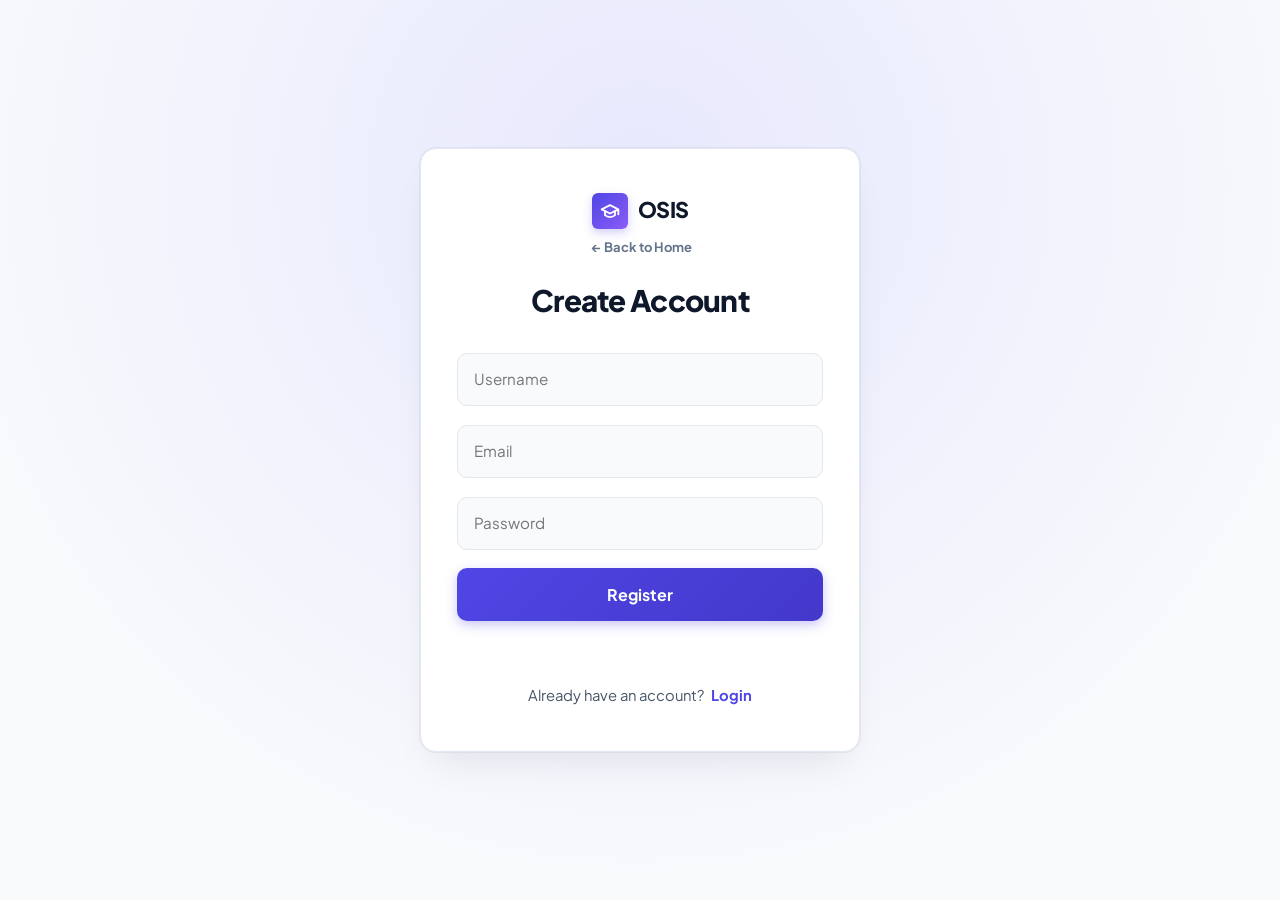
<file: WebDev-L1-LandingPage/register.html>
<!DOCTYPE html>
<html lang="en">
<head>
    <meta charset="UTF-8">
    <meta name="viewport" content="width=device-width, initial-scale=1.0">
    <title>Register · OSIS Portal</title>
    <link rel="preconnect" href="https://fonts.googleapis.com">
    <link rel="preconnect" href="https://fonts.gstatic.com" crossorigin>
    <link href="https://fonts.googleapis.com/css2?family=Plus+Jakarta+Sans:wght@400;500;600;700;800&display=swap" rel="stylesheet">
    <link rel="stylesheet" href="style.css">
</head>
<body>

<div class="container">
    <div style="margin-bottom: 1.25rem;">
        <a href="index.html" class="brand-logo" style="justify-content: center; margin-bottom: 0.5rem;" aria-label="Back to OSIS Home">
          <div class="brand-icon-box">
            <svg width="20" height="20" viewBox="0 0 24 24" fill="none" stroke="currentColor" stroke-width="2.2" stroke-linecap="round" stroke-linejoin="round">
              <path d="M22 10v6M2 10l10-5 10 5-10 5z"/>
              <path d="M6 12v5c3 3 9 3 12 0v-5"/>
            </svg>
          </div>
          <span>OSIS</span>
        </a>
        <p style="font-size: 0.8125rem; color: var(--neutral-500);"><a href="index.html" style="color: var(--neutral-500); text-decoration: none;">&larr; Back to Home</a></p>
    </div>

    <h2>Create Account</h2>

    <form id="registerForm">
        <input type="text" id="username" placeholder="Username" required>
        <input type="email" id="email" placeholder="Email" required>
        <input type="password" id="password" placeholder="Password" required>

        <button type="submit">Register</button>
        <p id="message"></p>
    </form>

    <p>Already have an account?
        <a href="login.html">Login</a>
    </p>
</div>

<script>
document.getElementById("registerForm").addEventListener("submit", async function(e) {
    e.preventDefault();

    const username = document.getElementById("username").value.trim();
    const email = document.getElementById("email").value.trim().toLowerCase();
    const password = document.getElementById("password").value;
    const message = document.getElementById("message");

    if (password.length < 8 || !/[0-9]/.test(password)) {
        message.textContent = "Password must have 8 characters and at least 1 number.";
        return;
    }

    const users = JSON.parse(localStorage.getItem("users") || "[]");

    const exists = users.some(user =>
        user.username.toLowerCase() === username.toLowerCase() ||
        user.email === email
    );

    if (exists) {
        message.textContent = "Username or email already exists.";
        return;
    }

    // SHA-256 hash. This is a learning demo, not production security.
    const data = new TextEncoder().encode(password);
    const hashBuffer = await crypto.subtle.digest("SHA-256", data);
    const hash = Array.from(new Uint8Array(hashBuffer))
        .map(b => b.toString(16).padStart(2, "0")).join("");

    users.push({ username, email, passwordHash: hash });
    localStorage.setItem("users", JSON.stringify(users));

    alert("Registration successful!");
    window.location.href = "login.html";
});
</script>

</body>
</html>
</file>
<file: style.css>
/* ==========================================================================
   SHIVAM SUKAL · PERSONAL PORTFOLIO DESIGN SYSTEM
   Tech Stack: Pure HTML5, Modern CSS3
   Responsive, High-Performance, Accessible (WCAG AA Compliant)
   ========================================================================== */

/* --------------------------------------------------------------------------
   1. Design Tokens & CSS Custom Properties
   -------------------------------------------------------------------------- */
:root {
  /* Fonts */
  --font-sans: 'Plus Jakarta Sans', -apple-system, BlinkMacSystemFont, 'Segoe UI', Roboto, Helvetica, Arial, sans-serif;
  --font-mono: 'JetBrains Mono', 'Fira Code', 'Courier New', Courier, monospace;

  /* Color Palette - Default Dark Theme */
  --bg-body: #0a0e17;
  --bg-surface: #111827;
  --bg-surface-elevated: #1a2234;
  --bg-card: rgba(17, 24, 39, 0.75);
  --bg-card-hover: rgba(26, 34, 52, 0.9);
  --bg-input: #0d131f;

  /* Primary Brand Gradients */
  --accent-primary: #6366f1;       /* Indigo */
  --accent-secondary: #06b6d4;     /* Cyan */
  --accent-tertiary: #a855f7;      /* Purple */
  --accent-gradient: linear-gradient(135deg, #6366f1 0%, #8b5cf6 50%, #06b6d4 100%);
  --accent-gradient-subtle: linear-gradient(135deg, rgba(99, 102, 241, 0.15) 0%, rgba(6, 182, 212, 0.15) 100%);
  
  /* Text Colors */
  --text-main: #f1f5f9;
  --text-muted: #94a3b8;
  --text-dim: #64748b;
  --text-inverse: #0a0e17;

  /* Borders & Dividers */
  --border-subtle: rgba(255, 255, 255, 0.08);
  --border-accent: rgba(99, 102, 241, 0.35);
  --border-focus: #6366f1;

  /* Status Colors */
  --color-success: #10b981;
  --color-warning: #f59e0b;
  --color-error: #ef4444;

  /* Shadows & Glows */
  --shadow-sm: 0 2px 6px rgba(0, 0, 0, 0.25);
  --shadow-md: 0 8px 24px rgba(0, 0, 0, 0.35);
  --shadow-lg: 0 16px 40px rgba(0, 0, 0, 0.45);
  --glow-accent: 0 0 30px rgba(99, 102, 241, 0.25);
  --glow-cyan: 0 0 30px rgba(6, 182, 212, 0.2);

  /* Spacing & Layout */
  --container-max-width: 1200px;
  --header-height: 76px;
  --radius-sm: 8px;
  --radius-md: 14px;
  --radius-lg: 20px;
  --radius-pill: 9999px;

  /* Transitions */
  --transition-fast: 0.18s cubic-bezier(0.4, 0, 0.2, 1);
  --transition-normal: 0.3s cubic-bezier(0.4, 0, 0.2, 1);
  --transition-bounce: 0.45s cubic-bezier(0.34, 1.56, 0.64, 1);
}

/* --------------------------------------------------------------------------
   Light Theme Override Variables
   -------------------------------------------------------------------------- */
[data-theme="light"] {
  --bg-body: #f8fafc;
  --bg-surface: #ffffff;
  --bg-surface-elevated: #f1f5f9;
  --bg-card: rgba(255, 255, 255, 0.88);
  --bg-card-hover: #ffffff;
  --bg-input: #ffffff;

  --accent-primary: #4f46e5;
  --accent-secondary: #0284c7;
  --accent-tertiary: #7c3aed;
  --accent-gradient: linear-gradient(135deg, #4f46e5 0%, #7c3aed 50%, #0284c7 100%);
  --accent-gradient-subtle: linear-gradient(135deg, rgba(79, 70, 229, 0.08) 0%, rgba(2, 132, 199, 0.08) 100%);

  --text-main: #0f172a;
  --text-muted: #475569;
  --text-dim: #64748b;
  --text-inverse: #ffffff;

  --border-subtle: rgba(15, 23, 42, 0.1);
  --border-accent: rgba(79, 70, 229, 0.3);
  --border-focus: #4f46e5;

  --shadow-sm: 0 2px 8px rgba(15, 23, 42, 0.06);
  --shadow-md: 0 10px 30px rgba(15, 23, 42, 0.08);
  --shadow-lg: 0 20px 45px rgba(15, 23, 42, 0.12);
  --glow-accent: 0 0 25px rgba(79, 70, 229, 0.15);
  --glow-cyan: 0 0 25px rgba(2, 132, 199, 0.15);
}

/* --------------------------------------------------------------------------
   2. Reset & Base Styles
   -------------------------------------------------------------------------- */
*, *::before, *::after {
  box-sizing: border-box;
  margin: 0;
  padding: 0;
}

html {
  font-size: 16px;
  scroll-behavior: smooth;
  scroll-padding-top: calc(var(--header-height) + 16px);
  -webkit-text-size-adjust: 100%;
}

body {
  font-family: var(--font-sans);
  background-color: var(--bg-body);
  color: var(--text-main);
  line-height: 1.65;
  min-height: 100vh;
  display: flex;
  flex-direction: column;
  overflow-x: hidden;
  transition: background-color var(--transition-normal), color var(--transition-normal);
  -webkit-font-smoothing: antialiased;
  -moz-osx-font-smoothing: grayscale;
}

img, svg {
  display: block;
  max-width: 100%;
}

a {
  color: inherit;
  text-decoration: none;
  transition: color var(--transition-fast);
}

button, input, textarea {
  font-family: inherit;
  font-size: inherit;
  color: inherit;
  border: none;
  background: none;
  outline: none;
}

button {
  cursor: pointer;
}

ul {
  list-style: none;
}

:focus-visible {
  outline: 2px solid var(--accent-primary);
  outline-offset: 3px;
  border-radius: var(--radius-sm);
}

/* --------------------------------------------------------------------------
   3. Global Layout Utilities & Typography
   -------------------------------------------------------------------------- */
.container {
  width: 100%;
  max-width: var(--container-max-width);
  margin-left: auto;
  margin-right: auto;
  padding-left: 24px;
  padding-right: 24px;
}

.section {
  padding: 100px 0;
  position: relative;
  scroll-margin-top: calc(var(--header-height) + 20px);
}

.section-header {
  text-align: center;
  max-width: 720px;
  margin: 0 auto 56px auto;
}

.section-tag {
  display: inline-flex;
  align-items: center;
  gap: 6px;
  font-family: var(--font-mono);
  font-size: 0.85rem;
  font-weight: 600;
  color: var(--accent-secondary);
  text-transform: uppercase;
  letter-spacing: 0.1em;
  background: var(--accent-gradient-subtle);
  padding: 6px 14px;
  border-radius: var(--radius-pill);
  border: 1px solid var(--border-accent);
  margin-bottom: 14px;
}

.tag-hash {
  color: var(--accent-primary);
}

.section-title {
  font-size: clamp(2rem, 3.8vw, 2.75rem);
  font-weight: 800;
  letter-spacing: -0.025em;
  color: var(--text-main);
  line-height: 1.2;
  margin-bottom: 16px;
}

.section-subtitle {
  font-size: 1.05rem;
  color: var(--text-muted);
  line-height: 1.6;
}

.section-divider {
  width: 64px;
  height: 4px;
  background: var(--accent-gradient);
  margin: 20px auto 0 auto;
  border-radius: var(--radius-pill);
}

.gradient-text {
  background: var(--accent-gradient);
  -webkit-background-clip: text;
  background-clip: text;
  color: transparent;
  display: inline-block;
}

/* --------------------------------------------------------------------------
   4. Buttons System
   -------------------------------------------------------------------------- */
.btn {
  display: inline-flex;
  align-items: center;
  justify-content: center;
  gap: 10px;
  font-weight: 600;
  font-size: 0.95rem;
  padding: 12px 24px;
  border-radius: var(--radius-md);
  transition: all var(--transition-normal);
  white-space: nowrap;
  position: relative;
  overflow: hidden;
  user-select: none;
}

.btn-primary {
  background: var(--accent-gradient);
  color: #ffffff;
  box-shadow: 0 4px 18px rgba(99, 102, 241, 0.35);
}

.btn-primary:hover {
  transform: translateY(-2px);
  box-shadow: 0 8px 24px rgba(99, 102, 241, 0.45);
}

.btn-secondary {
  background: var(--bg-surface-elevated);
  color: var(--text-main);
  border: 1px solid var(--border-subtle);
}

.btn-secondary:hover {
  background: var(--bg-card-hover);
  border-color: var(--border-accent);
  transform: translateY(-2px);
}

.btn-outline {
  background: transparent;
  color: var(--text-main);
  border: 1.5px solid var(--border-subtle);
}

.btn-outline:hover {
  border-color: var(--accent-primary);
  color: var(--accent-primary);
  transform: translateY(-2px);
}

.btn-sm {
  padding: 8px 18px;
  font-size: 0.88rem;
  border-radius: var(--radius-sm);
}

/* --------------------------------------------------------------------------
   5. Header & Navigation
   -------------------------------------------------------------------------- */
.site-header {
  position: sticky;
  top: 0;
  left: 0;
  right: 0;
  height: var(--header-height);
  background: rgba(10, 14, 23, 0.85);
  backdrop-filter: blur(14px);
  -webkit-backdrop-filter: blur(14px);
  border-bottom: 1px solid var(--border-subtle);
  z-index: 1000;
  transition: background var(--transition-normal), border var(--transition-normal);
}

[data-theme="light"] .site-header {
  background: rgba(248, 250, 252, 0.85);
}

.nav-container {
  display: flex;
  align-items: center;
  justify-content: space-between;
  height: 100%;
  max-width: var(--container-max-width);
  margin: 0 auto;
  padding: 0 24px;
}

.brand-logo {
  display: flex;
  align-items: center;
  font-family: var(--font-mono);
  font-size: 1.25rem;
  font-weight: 700;
  letter-spacing: -0.02em;
}

.logo-symbol {
  color: var(--accent-secondary);
}

.logo-name {
  color: var(--text-main);
  margin-left: 2px;
}

.logo-accent {
  color: var(--accent-primary);
  margin-right: 2px;
}

.nav-menu {
  display: flex;
  align-items: center;
  gap: 32px;
}

.nav-list {
  display: flex;
  align-items: center;
  gap: 28px;
}

.nav-link {
  font-size: 0.92rem;
  font-weight: 500;
  color: var(--text-muted);
  display: inline-flex;
  align-items: center;
  gap: 6px;
  position: relative;
  padding: 6px 0;
  transition: color var(--transition-fast);
}

.nav-index {
  font-family: var(--font-mono);
  font-size: 0.8rem;
  color: var(--accent-primary);
}

.nav-link:hover,
.nav-link.active {
  color: var(--text-main);
}

.nav-link::after {
  content: '';
  position: absolute;
  bottom: 0;
  left: 0;
  width: 0;
  height: 2px;
  background: var(--accent-gradient);
  border-radius: var(--radius-pill);
  transition: width var(--transition-normal);
}

.nav-link:hover::after,
.nav-link.active::after {
  width: 100%;
}

.nav-actions {
  display: flex;
  align-items: center;
  gap: 16px;
}

/* Theme Toggle Button */
.theme-toggle-btn {
  display: flex;
  align-items: center;
  justify-content: center;
  width: 40px;
  height: 40px;
  border-radius: var(--radius-sm);
  background: var(--bg-surface-elevated);
  border: 1px solid var(--border-subtle);
  color: var(--text-muted);
  transition: all var(--transition-fast);
}

.theme-toggle-btn:hover {
  color: var(--text-main);
  border-color: var(--border-accent);
  transform: rotate(15deg);
}

[data-theme="dark"] .sun-icon {
  display: block;
}
[data-theme="dark"] .moon-icon {
  display: none;
}
[data-theme="light"] .sun-icon {
  display: none;
}
[data-theme="light"] .moon-icon {
  display: block;
}

/* Hamburger Button */
.hamburger-btn {
  display: none;
  flex-direction: column;
  justify-content: center;
  align-items: center;
  gap: 5px;
  width: 42px;
  height: 42px;
  border-radius: var(--radius-sm);
  background: var(--bg-surface-elevated);
  border: 1px solid var(--border-subtle);
  z-index: 1001;
}

.hamburger-bar {
  width: 22px;
  height: 2px;
  background-color: var(--text-main);
  border-radius: 2px;
  transition: transform var(--transition-normal), opacity var(--transition-normal);
}

/* --------------------------------------------------------------------------
   6. Hero Section
   -------------------------------------------------------------------------- */
.hero-section {
  padding: 80px 0 100px 0;
  position: relative;
  overflow: hidden;
}

/* Background Glowing Blobs */
.hero-blob {
  position: absolute;
  border-radius: 50%;
  filter: blur(90px);
  pointer-events: none;
  z-index: 0;
  opacity: 0.45;
}

.hero-blob-1 {
  width: 420px;
  height: 420px;
  background: radial-gradient(circle, #6366f1 0%, rgba(99, 102, 241, 0) 70%);
  top: -100px;
  right: 5%;
}

.hero-blob-2 {
  width: 380px;
  height: 380px;
  background: radial-gradient(circle, #06b6d4 0%, rgba(6, 182, 212, 0) 70%);
  bottom: 0;
  left: -80px;
}

.hero-container {
  display: grid;
  grid-template-columns: 1.25fr 0.95fr;
  align-items: center;
  gap: 56px;
  position: relative;
  z-index: 1;
}

.hero-content {
  display: flex;
  flex-direction: column;
  align-items: flex-start;
}

/* Status Badge */
.status-badge {
  display: inline-flex;
  align-items: center;
  gap: 10px;
  padding: 6px 14px;
  background: rgba(16, 185, 129, 0.1);
  border: 1px solid rgba(16, 185, 129, 0.25);
  border-radius: var(--radius-pill);
  font-size: 0.85rem;
  font-weight: 600;
  color: #34d399;
  margin-bottom: 24px;
}

.status-dot {
  width: 8px;
  height: 8px;
  background-color: #10b981;
  border-radius: 50%;
  box-shadow: 0 0 10px #10b981;
  animation: pulse-dot 2s infinite ease-in-out;
}

@keyframes pulse-dot {
  0%, 100% {
    transform: scale(1);
    opacity: 1;
  }
  50% {
    transform: scale(1.4);
    opacity: 0.6;
  }
}

.hero-intro {
  display: block;
  font-family: var(--font-mono);
  font-size: 1.15rem;
  font-weight: 500;
  color: var(--accent-secondary);
  margin-bottom: 8px;
}

.hero-title {
  font-size: clamp(2.4rem, 5vw, 4rem);
  font-weight: 800;
  line-height: 1.1;
  letter-spacing: -0.03em;
  margin-bottom: 12px;
}

.hero-name {
  display: block;
}

.hero-role {
  font-family: var(--font-mono);
  font-size: clamp(1.05rem, 2vw, 1.35rem);
  color: var(--text-muted);
  margin-bottom: 20px;
  display: flex;
  align-items: center;
  gap: 8px;
  flex-wrap: wrap;
}

.code-bracket {
  color: var(--accent-primary);
  opacity: 0.75;
}

.hero-tagline {
  font-size: 1.12rem;
  color: var(--text-muted);
  line-height: 1.65;
  max-width: 540px;
  margin-bottom: 32px;
}

.hero-buttons {
  display: flex;
  align-items: center;
  gap: 14px;
  flex-wrap: wrap;
  margin-bottom: 36px;
}

.hero-socials {
  display: flex;
  align-items: center;
  gap: 12px;
}

.social-label {
  font-family: var(--font-mono);
  font-size: 0.85rem;
  color: var(--text-dim);
  text-transform: uppercase;
  letter-spacing: 0.05em;
  margin-right: 4px;
}

.social-icon-btn {
  display: inline-flex;
  align-items: center;
  justify-content: center;
  width: 42px;
  height: 42px;
  border-radius: var(--radius-sm);
  background: var(--bg-surface-elevated);
  border: 1px solid var(--border-subtle);
  color: var(--text-muted);
  transition: all var(--transition-fast);
}

.social-icon-btn:hover {
  color: var(--text-main);
  border-color: var(--accent-primary);
  transform: translateY(-3px);
  box-shadow: 0 4px 12px rgba(99, 102, 241, 0.2);
}

/* Hero Avatar Card */
.hero-visual {
  display: flex;
  justify-content: center;
  position: relative;
}

.avatar-card-wrapper {
  position: relative;
  width: 100%;
  max-width: 380px;
}

.avatar-glow {
  position: absolute;
  inset: -15px;
  background: var(--accent-gradient);
  filter: blur(35px);
  opacity: 0.28;
  border-radius: var(--radius-lg);
  z-index: 0;
}

.avatar-card {
  position: relative;
  background: var(--bg-surface);
  border: 1px solid var(--border-accent);
  border-radius: var(--radius-lg);
  padding: 36px 28px;
  text-align: center;
  box-shadow: var(--shadow-lg);
  backdrop-filter: blur(10px);
  z-index: 1;
}

.avatar-frame {
  width: 170px;
  height: 170px;
  margin: 0 auto 20px auto;
  border-radius: 50%;
  padding: 4px;
  background: var(--accent-gradient);
  box-shadow: 0 8px 30px rgba(99, 102, 241, 0.35);
  display: flex;
  align-items: center;
  justify-content: center;
}

.avatar-svg {
  width: 100%;
  height: 100%;
  border-radius: 50%;
}

.avatar-name {
  font-size: 1.4rem;
  font-weight: 700;
  color: var(--text-main);
  margin-bottom: 4px;
}

.avatar-title {
  font-family: var(--font-mono);
  font-size: 0.9rem;
  color: var(--accent-secondary);
  margin-bottom: 10px;
}

.avatar-location {
  display: inline-flex;
  align-items: center;
  gap: 6px;
  font-size: 0.85rem;
  color: var(--text-muted);
}

/* Floating Badges */
.floating-badge {
  position: absolute;
  display: inline-flex;
  align-items: center;
  gap: 8px;
  padding: 8px 14px;
  background: var(--bg-surface-elevated);
  border: 1px solid var(--border-subtle);
  border-radius: var(--radius-pill);
  box-shadow: var(--shadow-md);
  font-size: 0.82rem;
  font-weight: 600;
  color: var(--text-main);
  animation: float-badge 4s infinite ease-in-out alternate;
  white-space: nowrap;
}

.badge-top-right {
  top: -15px;
  right: -20px;
  animation-delay: 0.5s;
}

.badge-bottom-left {
  bottom: -15px;
  left: -20px;
  animation-delay: 1.5s;
}

@keyframes float-badge {
  0% {
    transform: translateY(0);
  }
  100% {
    transform: translateY(-8px);
  }
}

/* --------------------------------------------------------------------------
   7. About Me Section
   -------------------------------------------------------------------------- */
.about-section {
  background-color: var(--bg-surface);
  border-top: 1px solid var(--border-subtle);
  border-bottom: 1px solid var(--border-subtle);
}

.about-grid {
  display: grid;
  grid-template-columns: 1.3fr 0.9fr;
  gap: 48px;
  align-items: start;
}

.about-lead {
  font-size: 1.35rem;
  font-weight: 700;
  line-height: 1.4;
  color: var(--text-main);
  margin-bottom: 20px;
  border-left: 3px solid var(--accent-primary);
  padding-left: 16px;
}

.about-paragraph {
  font-size: 1.05rem;
  color: var(--text-muted);
  line-height: 1.75;
  margin-bottom: 18px;
}

.about-highlights-grid {
  display: grid;
  grid-template-columns: 1fr 1fr;
  gap: 20px;
  margin-top: 32px;
}

.highlight-item {
  display: flex;
  align-items: flex-start;
  gap: 14px;
  padding: 16px;
  background: var(--bg-surface-elevated);
  border: 1px solid var(--border-subtle);
  border-radius: var(--radius-md);
  transition: border-color var(--transition-fast), transform var(--transition-fast);
}

.highlight-item:hover {
  border-color: var(--border-accent);
  transform: translateY(-2px);
}

.highlight-icon {
  font-size: 1.4rem;
  line-height: 1;
}

.highlight-title {
  font-size: 0.95rem;
  font-weight: 700;
  color: var(--text-main);
  margin-bottom: 3px;
}

.highlight-desc {
  font-size: 0.85rem;
  color: var(--text-muted);
  line-height: 1.4;
}

/* Stats Panel */
.about-stats-panel {
  display: flex;
  flex-direction: column;
  gap: 20px;
}

.stat-card {
  padding: 24px;
  background: var(--bg-surface-elevated);
  border: 1px solid var(--border-subtle);
  border-radius: var(--radius-md);
  transition: all var(--transition-normal);
  position: relative;
  overflow: hidden;
}

.stat-card::before {
  content: '';
  position: absolute;
  top: 0;
  left: 0;
  width: 4px;
  height: 100%;
  background: var(--accent-gradient);
  opacity: 0;
  transition: opacity var(--transition-fast);
}

.stat-card:hover {
  border-color: var(--border-accent);
  transform: translateX(4px);
  box-shadow: var(--shadow-sm);
}

.stat-card:hover::before {
  opacity: 1;
}

.stat-number {
  display: block;
  font-size: 2.25rem;
  font-weight: 800;
  font-family: var(--font-mono);
  background: var(--accent-gradient);
  -webkit-background-clip: text;
  background-clip: text;
  color: transparent;
  line-height: 1.1;
  margin-bottom: 4px;
}

.stat-label {
  display: block;
  font-size: 1rem;
  font-weight: 700;
  color: var(--text-main);
  margin-bottom: 6px;
}

.stat-subtext {
  font-size: 0.88rem;
  color: var(--text-muted);
  line-height: 1.5;
}

/* --------------------------------------------------------------------------
   8. Skills Section
   -------------------------------------------------------------------------- */
.skills-section {
  position: relative;
}

.skills-grid {
  display: grid;
  grid-template-columns: repeat(2, 1fr);
  gap: 28px;
  margin-bottom: 48px;
}

.skill-category-card {
  background: var(--bg-surface);
  border: 1px solid var(--border-subtle);
  border-radius: var(--radius-lg);
  padding: 28px;
  transition: all var(--transition-normal);
  box-shadow: var(--shadow-sm);
}

.skill-category-card:hover {
  border-color: var(--border-accent);
  box-shadow: var(--shadow-md);
  transform: translateY(-3px);
}

.category-header {
  display: flex;
  align-items: center;
  gap: 14px;
  margin-bottom: 24px;
  padding-bottom: 16px;
  border-bottom: 1px solid var(--border-subtle);
}

.category-icon-box {
  width: 46px;
  height: 46px;
  border-radius: var(--radius-sm);
  display: flex;
  align-items: center;
  justify-content: center;
  color: #ffffff;
}

.cat-frontend { background: linear-gradient(135deg, #6366f1, #818cf8); }
.cat-backend  { background: linear-gradient(135deg, #06b6d4, #22d3ee); }
.cat-db       { background: linear-gradient(135deg, #a855f7, #c084fc); }
.cat-tools    { background: linear-gradient(135deg, #f59e0b, #fbbf24); }

.category-title {
  font-size: 1.15rem;
  font-weight: 700;
  color: var(--text-main);
}

.category-count {
  font-family: var(--font-mono);
  font-size: 0.8rem;
  color: var(--text-dim);
}

.skill-items-list {
  display: flex;
  flex-direction: column;
  gap: 16px;
}

.skill-item {
  display: flex;
  flex-direction: column;
  gap: 6px;
}

.skill-info {
  display: flex;
  justify-content: space-between;
  align-items: center;
  font-size: 0.9rem;
}

.skill-name {
  font-weight: 500;
  color: var(--text-main);
}

.skill-percent {
  font-family: var(--font-mono);
  font-size: 0.82rem;
  color: var(--accent-secondary);
}

.skill-bar {
  width: 100%;
  height: 8px;
  background: var(--bg-surface-elevated);
  border-radius: var(--radius-pill);
  overflow: hidden;
  position: relative;
}

.skill-progress {
  height: 100%;
  background: var(--accent-gradient);
  border-radius: var(--radius-pill);
  transition: width 1.2s cubic-bezier(0.16, 1, 0.3, 1);
}

/* Skills Cloud Badges */
.skills-cloud {
  background: var(--bg-surface-elevated);
  border: 1px solid var(--border-subtle);
  border-radius: var(--radius-md);
  padding: 24px;
  display: flex;
  flex-direction: column;
  gap: 14px;
}

.cloud-title {
  font-family: var(--font-mono);
  font-size: 0.88rem;
  font-weight: 600;
  color: var(--text-muted);
  text-transform: uppercase;
  letter-spacing: 0.05em;
}

.badges-wrapper {
  display: flex;
  flex-wrap: wrap;
  gap: 10px;
}

.tech-pill {
  display: inline-flex;
  align-items: center;
  gap: 8px;
  font-family: var(--font-mono);
  font-size: 0.82rem;
  padding: 6px 14px;
  background: var(--bg-surface);
  border: 1px solid var(--border-subtle);
  border-radius: var(--radius-pill);
  color: var(--text-main);
  transition: all var(--transition-fast);
}

.tech-pill:hover {
  border-color: var(--accent-primary);
  transform: translateY(-2px);
  color: var(--accent-primary);
}

.pill-dot {
  width: 6px;
  height: 6px;
  border-radius: 50%;
  background-color: var(--accent-secondary);
}

/* --------------------------------------------------------------------------
   9. Featured Projects Section
   -------------------------------------------------------------------------- */
.projects-section {
  background-color: var(--bg-surface);
  border-top: 1px solid var(--border-subtle);
  border-bottom: 1px solid var(--border-subtle);
}

/* Filter Buttons */
.project-filters {
  display: flex;
  align-items: center;
  justify-content: center;
  gap: 10px;
  flex-wrap: wrap;
  margin-bottom: 48px;
}

.filter-btn {
  font-family: var(--font-mono);
  font-size: 0.88rem;
  font-weight: 500;
  padding: 8px 18px;
  border-radius: var(--radius-pill);
  background: var(--bg-surface-elevated);
  border: 1px solid var(--border-subtle);
  color: var(--text-muted);
  transition: all var(--transition-fast);
}

.filter-btn:hover {
  color: var(--text-main);
  border-color: var(--border-accent);
}

.filter-btn.active {
  background: var(--accent-gradient);
  color: #ffffff;
  border-color: transparent;
  box-shadow: 0 4px 14px rgba(99, 102, 241, 0.35);
}

/* Projects Grid */
.projects-grid {
  display: grid;
  grid-template-columns: repeat(2, 1fr);
  gap: 32px;
}

.project-card {
  background: var(--bg-surface-elevated);
  border: 1px solid var(--border-subtle);
  border-radius: var(--radius-lg);
  overflow: hidden;
  display: flex;
  flex-direction: column;
  transition: all var(--transition-normal);
  box-shadow: var(--shadow-sm);
}

.project-card:hover {
  transform: translateY(-6px);
  border-color: var(--border-accent);
  box-shadow: var(--shadow-lg);
}

/* Project Window Mockup */
.project-mockup {
  position: relative;
  background: #080c14;
  border-bottom: 1px solid var(--border-subtle);
  overflow: hidden;
}

.mockup-header {
  height: 34px;
  background: rgba(255, 255, 255, 0.04);
  display: flex;
  align-items: center;
  padding: 0 14px;
  gap: 6px;
  border-bottom: 1px solid rgba(255, 255, 255, 0.05);
}

.window-dot {
  width: 10px;
  height: 10px;
  border-radius: 50%;
}
.window-dot.red { background: #ef4444; }
.window-dot.yellow { background: #f59e0b; }
.window-dot.green { background: #10b981; }

.mockup-title {
  font-family: var(--font-mono);
  font-size: 0.72rem;
  color: #64748b;
  margin-left: 8px;
}

.mockup-body {
  padding: 32px 24px;
  min-height: 180px;
  display: flex;
  align-items: center;
  justify-content: center;
}

.mockup-visual-content {
  width: 100%;
  display: flex;
  flex-direction: column;
  align-items: center;
  gap: 16px;
}

.mockup-brand-preview {
  display: flex;
  align-items: center;
  gap: 8px;
}

.mockup-icon {
  font-size: 1.5rem;
}

.mockup-app-name {
  font-size: 1.1rem;
  font-weight: 700;
  color: #f8fafc;
}

.mockup-bars {
  width: 100%;
  max-width: 260px;
  display: flex;
  flex-direction: column;
  gap: 8px;
}

.mockup-bar {
  height: 6px;
  border-radius: var(--radius-pill);
  background: rgba(255, 255, 255, 0.12);
}
.mockup-bar.w-80 { width: 80%; }
.mockup-bar.w-60 { width: 60%; }
.mockup-bar.w-90 { width: 90%; }

.mockup-stats-row {
  display: flex;
  gap: 10px;
  flex-wrap: wrap;
  justify-content: center;
}

.mockup-stat-pill {
  font-family: var(--font-mono);
  font-size: 0.75rem;
  padding: 4px 10px;
  background: rgba(255, 255, 255, 0.08);
  border-radius: var(--radius-pill);
  color: #94a3b8;
}

/* Specific Project Mockups Visuals */
.mockup-osis {
  background: linear-gradient(135deg, #091224 0%, #0d1e3d 100%);
}
.mockup-devpulse {
  background: linear-gradient(135deg, #100f24 0%, #1c1538 100%);
}
.mockup-nexus {
  background: linear-gradient(135deg, #061922 0%, #0e2d3d 100%);
}
.mockup-echo {
  background: linear-gradient(135deg, #180d24 0%, #291238 100%);
}

.mockup-chart-bars {
  display: flex;
  align-items: flex-end;
  gap: 8px;
  height: 60px;
  padding: 4px 10px;
}

.bar-col {
  width: 14px;
  background: var(--accent-gradient);
  border-radius: 4px 4px 0 0;
  display: block;
}

.mockup-card-graphic {
  width: 180px;
  height: 80px;
  background: linear-gradient(135deg, #0284c7 0%, #06b6d4 100%);
  border-radius: 10px;
  padding: 12px;
  position: relative;
  box-shadow: 0 4px 15px rgba(6, 182, 212, 0.3);
}

.credit-chip {
  width: 24px;
  height: 18px;
  background: #facc15;
  border-radius: 3px;
}

.card-dots {
  font-family: var(--font-mono);
  font-size: 0.7rem;
  color: #ffffff;
  position: absolute;
  bottom: 10px;
}

.mockup-audio-wave {
  display: flex;
  align-items: center;
  gap: 5px;
  height: 48px;
}

.mockup-audio-wave span {
  width: 6px;
  background: #a855f7;
  border-radius: 3px;
  animation: audio-bounce 1.2s ease-in-out infinite alternate;
}

.mockup-audio-wave span:nth-child(1) { height: 16px; animation-delay: 0.1s; }
.mockup-audio-wave span:nth-child(2) { height: 32px; animation-delay: 0.3s; }
.mockup-audio-wave span:nth-child(3) { height: 42px; animation-delay: 0.2s; }
.mockup-audio-wave span:nth-child(4) { height: 20px; animation-delay: 0.4s; }
.mockup-audio-wave span:nth-child(5) { height: 48px; animation-delay: 0.15s; }
.mockup-audio-wave span:nth-child(6) { height: 28px; animation-delay: 0.35s; }
.mockup-audio-wave span:nth-child(7) { height: 38px; animation-delay: 0.25s; }
.mockup-audio-wave span:nth-child(8) { height: 18px; animation-delay: 0.05s; }
.mockup-audio-wave span:nth-child(9) { height: 34px; animation-delay: 0.4s; }
.mockup-audio-wave span:nth-child(10){ height: 14px; animation-delay: 0.2s; }

@keyframes audio-bounce {
  0% { transform: scaleY(0.3); }
  100% { transform: scaleY(1); }
}

.project-badge {
  position: absolute;
  top: 10px;
  right: 12px;
  font-family: var(--font-mono);
  font-size: 0.72rem;
  font-weight: 600;
  padding: 3px 8px;
  background: rgba(99, 102, 241, 0.85);
  color: #ffffff;
  border-radius: var(--radius-pill);
}

/* Project Content Area */
.project-content {
  padding: 28px;
  display: flex;
  flex-direction: column;
  flex: 1;
}

.project-meta {
  display: flex;
  justify-content: space-between;
  align-items: center;
  margin-bottom: 8px;
}

.project-type {
  font-family: var(--font-mono);
  font-size: 0.82rem;
  font-weight: 600;
  color: var(--accent-secondary);
}

.project-year {
  font-family: var(--font-mono);
  font-size: 0.8rem;
  color: var(--text-dim);
}

.project-title {
  font-size: 1.25rem;
  font-weight: 700;
  color: var(--text-main);
  margin-bottom: 12px;
  line-height: 1.35;
}

.project-description {
  font-size: 0.92rem;
  color: var(--text-muted);
  line-height: 1.6;
  margin-bottom: 20px;
  flex-grow: 1;
}

.project-tech-tags {
  display: flex;
  flex-wrap: wrap;
  gap: 8px;
  margin-bottom: 24px;
}

.project-tech-tags .tag {
  font-family: var(--font-mono);
  font-size: 0.78rem;
  font-weight: 500;
  padding: 4px 10px;
  background: var(--bg-surface);
  border: 1px solid var(--border-subtle);
  border-radius: var(--radius-sm);
  color: var(--text-muted);
}

.project-links {
  display: flex;
  align-items: center;
  gap: 12px;
  padding-top: 16px;
  border-top: 1px solid var(--border-subtle);
}

.project-btn {
  display: inline-flex;
  align-items: center;
  gap: 8px;
  font-size: 0.85rem;
  font-weight: 600;
  padding: 8px 16px;
  border-radius: var(--radius-sm);
  transition: all var(--transition-fast);
}

.project-github-btn {
  background: var(--bg-surface);
  border: 1px solid var(--border-subtle);
  color: var(--text-main);
}

.project-github-btn:hover {
  border-color: var(--accent-primary);
  color: var(--accent-primary);
}

.project-demo-btn {
  background: var(--accent-gradient-subtle);
  border: 1px solid var(--border-accent);
  color: var(--accent-secondary);
}

.project-demo-btn:hover {
  background: var(--accent-gradient);
  color: #ffffff;
  border-color: transparent;
}

/* --------------------------------------------------------------------------
   10. Experience & Timeline Section
   -------------------------------------------------------------------------- */
.timeline-section {
  position: relative;
}

.timeline-container {
  max-width: 820px;
  margin: 0 auto;
  position: relative;
  padding: 20px 0;
}

.timeline-line {
  position: absolute;
  top: 0;
  bottom: 0;
  left: 28px;
  width: 2px;
  background: linear-gradient(180deg, var(--accent-primary) 0%, var(--accent-secondary) 100%);
  opacity: 0.35;
}

.timeline-card {
  position: relative;
  display: flex;
  align-items: flex-start;
  gap: 24px;
  margin-bottom: 36px;
}

.timeline-card:last-child {
  margin-bottom: 0;
}

.timeline-icon-marker {
  width: 56px;
  height: 56px;
  border-radius: 50%;
  background: var(--bg-surface);
  border: 2px solid var(--accent-primary);
  display: flex;
  align-items: center;
  justify-content: center;
  font-size: 1.4rem;
  box-shadow: 0 0 15px rgba(99, 102, 241, 0.25);
  flex-shrink: 0;
  z-index: 1;
}

.timeline-body {
  background: var(--bg-surface);
  border: 1px solid var(--border-subtle);
  border-radius: var(--radius-md);
  padding: 24px;
  flex-grow: 1;
  transition: all var(--transition-fast);
}

.timeline-body:hover {
  border-color: var(--border-accent);
  transform: translateX(4px);
  box-shadow: var(--shadow-sm);
}

.timeline-meta {
  display: flex;
  justify-content: space-between;
  align-items: center;
  margin-bottom: 8px;
}

.timeline-period {
  font-family: var(--font-mono);
  font-size: 0.82rem;
  font-weight: 600;
  color: var(--accent-secondary);
}

.timeline-type {
  font-family: var(--font-mono);
  font-size: 0.78rem;
  color: var(--text-dim);
  background: var(--bg-surface-elevated);
  padding: 2px 8px;
  border-radius: var(--radius-pill);
}

.timeline-title {
  font-size: 1.15rem;
  font-weight: 700;
  color: var(--text-main);
  margin-bottom: 4px;
}

.timeline-company {
  font-size: 0.92rem;
  font-weight: 500;
  color: var(--text-muted);
  margin-bottom: 12px;
}

.timeline-description {
  font-size: 0.9rem;
  color: var(--text-muted);
  line-height: 1.6;
  margin-bottom: 16px;
}

.timeline-badges {
  display: flex;
  flex-wrap: wrap;
  gap: 8px;
}

.timeline-badges span {
  font-family: var(--font-mono);
  font-size: 0.75rem;
  padding: 3px 8px;
  background: var(--bg-surface-elevated);
  border: 1px solid var(--border-subtle);
  border-radius: var(--radius-sm);
  color: var(--text-muted);
}

/* --------------------------------------------------------------------------
   11. Contact Section
   -------------------------------------------------------------------------- */
.contact-section {
  background-color: var(--bg-surface);
  border-top: 1px solid var(--border-subtle);
}

.contact-grid {
  display: grid;
  grid-template-columns: 1fr 1.25fr;
  gap: 48px;
  align-items: start;
}

/* Left Column: Info Panel */
.contact-info-panel {
  display: flex;
  flex-direction: column;
}

.contact-panel-title {
  font-size: 1.4rem;
  font-weight: 700;
  color: var(--text-main);
  margin-bottom: 10px;
}

.contact-panel-desc {
  font-size: 0.98rem;
  color: var(--text-muted);
  line-height: 1.65;
  margin-bottom: 28px;
}

.contact-channels {
  display: flex;
  flex-direction: column;
  gap: 16px;
  margin-bottom: 32px;
}

.contact-channel-card {
  display: flex;
  align-items: center;
  gap: 16px;
  padding: 16px 20px;
  background: var(--bg-surface-elevated);
  border: 1px solid var(--border-subtle);
  border-radius: var(--radius-md);
  transition: all var(--transition-fast);
  position: relative;
}

.contact-channel-card:hover {
  border-color: var(--border-accent);
  transform: translateY(-2px);
}

.channel-icon-box {
  width: 44px;
  height: 44px;
  border-radius: var(--radius-sm);
  background: var(--accent-gradient-subtle);
  border: 1px solid var(--border-accent);
  color: var(--accent-secondary);
  display: flex;
  align-items: center;
  justify-content: center;
  flex-shrink: 0;
}

.channel-details {
  display: flex;
  flex-direction: column;
  flex-grow: 1;
}

.channel-label {
  font-family: var(--font-mono);
  font-size: 0.78rem;
  color: var(--text-dim);
  text-transform: uppercase;
  letter-spacing: 0.05em;
  margin-bottom: 2px;
}

.channel-value {
  font-size: 0.95rem;
  font-weight: 600;
  color: var(--text-main);
}

.channel-value:hover {
  color: var(--accent-primary);
}

.status-available {
  color: #34d399;
}

/* Copy Email Button & Tooltip */
.copy-email-btn {
  position: relative;
  display: flex;
  align-items: center;
  justify-content: center;
  width: 34px;
  height: 34px;
  border-radius: var(--radius-sm);
  background: var(--bg-surface);
  border: 1px solid var(--border-subtle);
  color: var(--text-muted);
  transition: all var(--transition-fast);
}

.copy-email-btn:hover {
  color: var(--text-main);
  border-color: var(--accent-primary);
}

.copy-tooltip {
  position: absolute;
  top: -30px;
  right: 0;
  background: var(--accent-primary);
  color: #ffffff;
  font-family: var(--font-mono);
  font-size: 0.72rem;
  padding: 2px 8px;
  border-radius: 4px;
  opacity: 0;
  pointer-events: none;
  transition: opacity 0.2s;
  white-space: nowrap;
}

.copy-email-btn:hover .copy-tooltip {
  opacity: 1;
}

/* Social Badges Group */
.contact-socials-wrapper {
  display: flex;
  flex-direction: column;
  gap: 12px;
}

.contact-socials-title {
  font-family: var(--font-mono);
  font-size: 0.82rem;
  font-weight: 600;
  color: var(--text-dim);
  text-transform: uppercase;
  letter-spacing: 0.05em;
}

.social-badges-group {
  display: flex;
  flex-wrap: wrap;
  gap: 10px;
}

.social-link-pill {
  display: inline-flex;
  align-items: center;
  gap: 8px;
  padding: 8px 16px;
  background: var(--bg-surface-elevated);
  border: 1px solid var(--border-subtle);
  border-radius: var(--radius-pill);
  font-size: 0.88rem;
  font-weight: 500;
  color: var(--text-muted);
  transition: all var(--transition-fast);
}

.social-link-pill:hover {
  color: var(--text-main);
  border-color: var(--accent-primary);
  transform: translateY(-2px);
}

/* Right Column: Contact Form */
.contact-form-panel {
  background: var(--bg-surface-elevated);
  border: 1px solid var(--border-subtle);
  border-radius: var(--radius-lg);
  padding: 36px;
  box-shadow: var(--shadow-sm);
}

.form-title {
  font-size: 1.35rem;
  font-weight: 700;
  color: var(--text-main);
  margin-bottom: 24px;
}

.form-group {
  margin-bottom: 20px;
}

.form-label {
  display: block;
  font-size: 0.88rem;
  font-weight: 600;
  color: var(--text-main);
  margin-bottom: 8px;
}

.required-star {
  color: var(--accent-primary);
}

.input-wrapper {
  position: relative;
}

.form-input,
.form-textarea {
  width: 100%;
  background: var(--bg-input);
  border: 1px solid var(--border-subtle);
  border-radius: var(--radius-sm);
  padding: 12px 16px;
  color: var(--text-main);
  font-size: 0.95rem;
  transition: all var(--transition-fast);
}

.form-textarea {
  resize: vertical;
  min-height: 120px;
}

.form-input::placeholder,
.form-textarea::placeholder {
  color: var(--text-dim);
}

.form-input:focus,
.form-textarea:focus {
  border-color: var(--accent-primary);
  box-shadow: 0 0 0 3px rgba(99, 102, 241, 0.15);
}

.field-error {
  display: none;
  font-size: 0.8rem;
  color: var(--color-error);
  margin-top: 6px;
}

.form-group.has-error .form-input,
.form-group.has-error .form-textarea {
  border-color: var(--color-error);
}

.form-group.has-error .field-error {
  display: block;
}

.btn-submit {
  width: 100%;
  padding: 14px 28px;
  font-size: 1rem;
}

/* Form Feedback Banner */
.form-feedback {
  display: none;
  padding: 14px 18px;
  border-radius: var(--radius-sm);
  font-size: 0.92rem;
  font-weight: 500;
  margin-bottom: 20px;
}

.form-feedback.success {
  display: block;
  background: rgba(16, 185, 129, 0.15);
  border: 1px solid #10b981;
  color: #34d399;
}

.form-feedback.error {
  display: block;
  background: rgba(239, 68, 68, 0.15);
  border: 1px solid #ef4444;
  color: #f87171;
}

/* --------------------------------------------------------------------------
   12. Footer
   -------------------------------------------------------------------------- */
.site-footer {
  background: #060911;
  border-top: 1px solid var(--border-subtle);
  padding: 60px 0 30px 0;
  color: var(--text-muted);
}

[data-theme="light"] .site-footer {
  background: #0f172a;
  color: #94a3b8;
}

.footer-top {
  display: grid;
  grid-template-columns: 1.5fr 1fr 1fr;
  gap: 40px;
  margin-bottom: 48px;
}

.footer-logo {
  margin-bottom: 14px;
}

.footer-tagline {
  font-size: 0.9rem;
  line-height: 1.6;
  max-width: 320px;
}

.footer-heading {
  font-family: var(--font-mono);
  font-size: 0.82rem;
  font-weight: 600;
  color: #f1f5f9;
  text-transform: uppercase;
  letter-spacing: 0.08em;
  margin-bottom: 18px;
}

.footer-links {
  display: flex;
  flex-direction: column;
  gap: 10px;
}

.footer-links a {
  font-size: 0.88rem;
  color: #94a3b8;
  transition: color var(--transition-fast);
}

.footer-links a:hover {
  color: #38bdf8;
}

.footer-bottom {
  display: flex;
  justify-content: space-between;
  align-items: center;
  padding-top: 24px;
  border-top: 1px solid rgba(255, 255, 255, 0.08);
  font-size: 0.85rem;
}

.footer-copyright strong {
  color: #f1f5f9;
}

.footer-badge {
  font-family: var(--font-mono);
  font-size: 0.78rem;
  color: #64748b;
}

/* --------------------------------------------------------------------------
   13. Floating Back to Top & Toast
   -------------------------------------------------------------------------- */
.back-to-top {
  position: fixed;
  bottom: 28px;
  right: 28px;
  width: 46px;
  height: 46px;
  border-radius: 50%;
  background: var(--accent-gradient);
  color: #ffffff;
  display: flex;
  align-items: center;
  justify-content: center;
  box-shadow: 0 4px 18px rgba(99, 102, 241, 0.4);
  opacity: 0;
  visibility: hidden;
  transform: translateY(20px);
  transition: all var(--transition-normal);
  z-index: 999;
}

.back-to-top.visible {
  opacity: 1;
  visibility: visible;
  transform: translateY(0);
}

.back-to-top:hover {
  transform: translateY(-4px);
  box-shadow: 0 6px 24px rgba(99, 102, 241, 0.55);
}

.toast-notification {
  position: fixed;
  bottom: 30px;
  left: 50%;
  transform: translateX(-50%) translateY(40px);
  background: var(--bg-surface-elevated);
  border: 1px solid var(--accent-primary);
  color: var(--text-main);
  padding: 10px 22px;
  border-radius: var(--radius-pill);
  font-family: var(--font-mono);
  font-size: 0.85rem;
  box-shadow: var(--shadow-lg);
  opacity: 0;
  pointer-events: none;
  transition: all var(--transition-bounce);
  z-index: 2000;
}

.toast-notification.active {
  opacity: 1;
  transform: translateX(-50%) translateY(0);
}

/* --------------------------------------------------------------------------
   14. Responsive Breakpoints & Mobile Optimization
   -------------------------------------------------------------------------- */

/* Tablet & Smaller Desktops (< 1024px) */
@media (max-width: 1024px) {
  .hero-container {
    grid-template-columns: 1fr;
    gap: 48px;
    text-align: center;
  }

  .hero-content {
    align-items: center;
  }

  .hero-tagline {
    margin-left: auto;
    margin-right: auto;
  }

  .hero-buttons {
    justify-content: center;
  }

  .hero-socials {
    justify-content: center;
  }

  .about-grid {
    grid-template-columns: 1fr;
  }

  .skills-grid {
    grid-template-columns: 1fr;
  }

  .contact-grid {
    grid-template-columns: 1fr;
  }

  .footer-top {
    grid-template-columns: 1fr 1fr;
  }
}

/* Mobile Screens (< 768px) */
@media (max-width: 768px) {
  :root {
    --header-height: 68px;
  }

  .section {
    padding: 70px 0;
  }

  /* Hamburger Menu Activation */
  .hamburger-btn {
    display: flex;
  }

  .nav-menu {
    position: fixed;
    top: var(--header-height);
    left: 0;
    right: 0;
    bottom: 0;
    background: var(--bg-body);
    flex-direction: column;
    justify-content: flex-start;
    padding: 36px 24px;
    gap: 28px;
    transform: translateY(-100%);
    opacity: 0;
    visibility: hidden;
    transition: transform var(--transition-normal), opacity var(--transition-normal), visibility var(--transition-normal);
    overflow-y: auto;
  }

  .nav-menu.open {
    transform: translateY(0);
    opacity: 1;
    visibility: visible;
  }

  .nav-list {
    flex-direction: column;
    width: 100%;
    gap: 16px;
  }

  .nav-item {
    width: 100%;
  }

  .nav-link {
    font-size: 1.15rem;
    padding: 10px 0;
    width: 100%;
    border-bottom: 1px solid var(--border-subtle);
  }

  .nav-actions {
    width: 100%;
    justify-content: space-between;
    padding-top: 16px;
  }

  .nav-cta {
    flex-grow: 1;
    text-align: center;
  }

  /* Hamburger Open State Icon Morph */
  .hamburger-btn.open .hamburger-bar:nth-child(1) {
    transform: translateY(7px) rotate(45deg);
  }
  .hamburger-btn.open .hamburger-bar:nth-child(2) {
    opacity: 0;
  }
  .hamburger-btn.open .hamburger-bar:nth-child(3) {
    transform: translateY(-7px) rotate(-45deg);
  }

  /* Projects Grid Mobile */
  .projects-grid {
    grid-template-columns: 1fr;
  }

  .about-highlights-grid {
    grid-template-columns: 1fr;
  }

  .timeline-line {
    left: 20px;
  }

  .timeline-icon-marker {
    width: 42px;
    height: 42px;
    font-size: 1.1rem;
  }

  .timeline-card {
    gap: 16px;
  }

  .footer-top {
    grid-template-columns: 1fr;
  }

  .footer-bottom {
    flex-direction: column;
    gap: 12px;
    text-align: center;
  }

  .floating-badge {
    display: none; /* Hide floating chips on narrow mobile for cleanliness */
  }
}

/* Small Handhelds (< 480px) */
@media (max-width: 480px) {
  .hero-buttons {
    flex-direction: column;
    width: 100%;
  }

  .btn {
    width: 100%;
  }

  .contact-form-panel {
    padding: 24px 18px;
  }

  .project-links {
    flex-direction: column;
  }

  .project-btn {
    width: 100%;
    justify-content: center;
  }
}

/* --------------------------------------------------------------------------
   15. Animation Keyframes for Interactive JS States
   -------------------------------------------------------------------------- */
@keyframes fadeInCard {
  from {
    opacity: 0;
    transform: translateY(12px);
  }
  to {
    opacity: 1;
    transform: translateY(0);
  }
}

.spin-icon {
  animation: spin 1s linear infinite;
}

@keyframes spin {
  from {
    transform: rotate(0deg);
  }
  to {
    transform: rotate(360deg);
  }
}
</file>
<file: WebDev-L1-LandingPage/style.css>
/* ==========================================================================
   OSIS - Modern Academic & Campus Intelligence Platform
   Core Stylesheet (Pure CSS3 - Responsive & Modern)
   ========================================================================== */

/* --------------------------------------------------------------------------
   1. Design Tokens & CSS Custom Properties
   -------------------------------------------------------------------------- */
:root {
  /* Brand Palette */
  --primary-50: #eef2ff;
  --primary-100: #e0e7ff;
  --primary-200: #c7d2fe;
  --primary-300: #a5b4fc;
  --primary-400: #818cf8;
  --primary-500: #6366f1;
  --primary-600: #4f46e5;
  --primary-700: #4338ca;
  --primary-800: #3730a3;
  --primary-900: #312e81;

  /* Accent & Complementary */
  --accent-cyan: #06b6d4;
  --accent-emerald: #10b981;
  --accent-amber: #f59e0b;
  --accent-rose: #f43f5e;
  --accent-violet: #8b5cf6;

  /* Neutrals */
  --neutral-950: #090d16;
  --neutral-900: #0f172a;
  --neutral-800: #1e293b;
  --neutral-700: #334155;
  --neutral-600: #475569;
  --neutral-500: #64748b;
  --neutral-400: #94a3b8;
  --neutral-300: #cbd5e1;
  --neutral-200: #e2e8f0;
  --neutral-100: #f1f5f9;
  --neutral-50: #f8fafc;
  --white: #ffffff;

  /* Semantic Variables */
  --bg-page: #f8fafc;
  --bg-surface: #ffffff;
  --bg-surface-alt: #f1f5f9;
  --text-main: #0f172a;
  --text-muted: #64748b;
  --text-light: #94a3b8;
  --border-light: #e2e8f0;
  --border-focus: #6366f1;

  /* Shadows */
  --shadow-xs: 0 1px 2px 0 rgba(15, 23, 42, 0.05);
  --shadow-sm: 0 1px 3px 0 rgba(15, 23, 42, 0.1), 0 1px 2px -1px rgba(15, 23, 42, 0.1);
  --shadow-md: 0 4px 6px -1px rgba(15, 23, 42, 0.1), 0 2px 4px -2px rgba(15, 23, 42, 0.1);
  --shadow-lg: 0 10px 15px -3px rgba(15, 23, 42, 0.1), 0 4px 6px -4px rgba(15, 23, 42, 0.1);
  --shadow-xl: 0 20px 25px -5px rgba(15, 23, 42, 0.1), 0 8px 10px -6px rgba(15, 23, 42, 0.1);
  --shadow-glow: 0 0 25px rgba(99, 102, 241, 0.25);

  /* Typography */
  --font-sans: 'Plus Jakarta Sans', system-ui, -apple-system, BlinkMacSystemFont, 'Segoe UI', Roboto, Helvetica, Arial, sans-serif;
  --font-mono: 'JetBrains Mono', ui-monospace, SFMono-Regular, Menlo, Monaco, Consolas, monospace;

  /* Spacing & Radii */
  --radius-sm: 6px;
  --radius-md: 10px;
  --radius-lg: 16px;
  --radius-xl: 24px;
  --radius-full: 9999px;

  /* Container */
  --container-max: 1200px;
  --header-height: 72px;
}

/* --------------------------------------------------------------------------
   2. Global Resets & Document Setup
   -------------------------------------------------------------------------- */
*,
*::before,
*::after {
  box-sizing: border-box;
  margin: 0;
  padding: 0;
}

html {
  font-size: 16px;
  scroll-behavior: smooth;
  scroll-padding-top: var(--header-height);
  -webkit-text-size-adjust: 100%;
}

body {
  font-family: var(--font-sans);
  font-size: 1rem;
  line-height: 1.6;
  color: var(--text-main);
  background-color: var(--bg-page);
  -webkit-font-smoothing: antialiased;
  -moz-osx-font-smoothing: grayscale;
  overflow-x: hidden;
}

img,
svg {
  display: block;
  max-width: 100%;
}

a {
  color: inherit;
  text-decoration: none;
  transition: color 0.2s ease;
}

button,
input {
  font: inherit;
}

/* --------------------------------------------------------------------------
   3. Utility Classes & Layout Containers
   -------------------------------------------------------------------------- */
.container {
  width: 100%;
  max-width: var(--container-max);
  margin-left: auto;
  margin-right: auto;
  padding-left: 1.5rem;
  padding-right: 1.5rem;
}

.section {
  padding: 5.5rem 0;
}

.section-alt {
  background-color: #ffffff;
  border-top: 1px solid var(--border-light);
  border-bottom: 1px solid var(--border-light);
}

.section-dark {
  background-color: var(--neutral-900);
  color: var(--white);
}

.section-header {
  text-align: center;
  max-width: 680px;
  margin: 0 auto 3.5rem auto;
}

.pill-badge {
  display: inline-flex;
  align-items: center;
  gap: 0.5rem;
  font-size: 0.8125rem;
  font-weight: 600;
  letter-spacing: 0.04em;
  text-transform: uppercase;
  color: var(--primary-600);
  background-color: var(--primary-50);
  border: 1px solid var(--primary-200);
  padding: 0.35rem 0.9rem;
  border-radius: var(--radius-full);
  margin-bottom: 1rem;
}

.pill-badge-dark {
  background-color: rgba(99, 102, 241, 0.15);
  color: var(--primary-300);
  border-color: rgba(99, 102, 241, 0.3);
}

.section-title {
  font-size: 2.25rem;
  font-weight: 800;
  line-height: 1.25;
  color: var(--neutral-900);
  letter-spacing: -0.025em;
  margin-bottom: 1rem;
}

.section-dark .section-title {
  color: var(--white);
}

.section-subtitle {
  font-size: 1.125rem;
  color: var(--neutral-600);
  line-height: 1.6;
}

.section-dark .section-subtitle {
  color: var(--neutral-400);
}

/* --------------------------------------------------------------------------
   4. Buttons & Badges
   -------------------------------------------------------------------------- */
.btn {
  display: inline-flex;
  align-items: center;
  justify-content: center;
  gap: 0.5rem;
  font-weight: 600;
  font-size: 0.9375rem;
  padding: 0.75rem 1.4rem;
  border-radius: var(--radius-md);
  border: 1px solid transparent;
  cursor: pointer;
  transition: all 0.2s cubic-bezier(0.16, 1, 0.3, 1);
  text-align: center;
  white-space: nowrap;
}

.btn-primary {
  background: linear-gradient(135deg, var(--primary-600) 0%, var(--primary-700) 100%);
  color: var(--white);
  box-shadow: 0 4px 12px rgba(79, 70, 229, 0.3);
}

.btn-primary:hover {
  background: linear-gradient(135deg, var(--primary-500) 0%, var(--primary-600) 100%);
  box-shadow: 0 6px 16px rgba(79, 70, 229, 0.4);
  transform: translateY(-2px);
}

.btn-secondary {
  background-color: var(--white);
  color: var(--neutral-800);
  border-color: var(--border-light);
  box-shadow: var(--shadow-xs);
}

.btn-secondary:hover {
  background-color: var(--neutral-50);
  border-color: var(--neutral-300);
  transform: translateY(-2px);
}

.btn-white {
  background-color: var(--white);
  color: var(--primary-700);
  box-shadow: var(--shadow-md);
}

.btn-white:hover {
  background-color: var(--neutral-100);
  transform: translateY(-2px);
}

.btn-outline-white {
  background-color: transparent;
  color: var(--white);
  border-color: rgba(255, 255, 255, 0.35);
}

.btn-outline-white:hover {
  background-color: rgba(255, 255, 255, 0.1);
  border-color: var(--white);
}

.btn-sm {
  padding: 0.5rem 1rem;
  font-size: 0.875rem;
}

.btn-lg {
  padding: 0.9rem 1.8rem;
  font-size: 1.0625rem;
}

/* --------------------------------------------------------------------------
   5. Sticky Navigation Bar
   -------------------------------------------------------------------------- */
.site-header {
  position: sticky;
  top: 0;
  width: 100%;
  height: var(--header-height);
  background-color: rgba(255, 255, 255, 0.88);
  backdrop-filter: blur(12px);
  -webkit-backdrop-filter: blur(12px);
  border-bottom: 1px solid rgba(226, 232, 240, 0.8);
  z-index: 1000;
  display: flex;
  align-items: center;
  transition: background-color 0.2s ease, border-color 0.2s ease;
}

.nav-container {
  display: flex;
  align-items: center;
  justify-content: space-between;
  width: 100%;
}

.brand-logo {
  display: flex;
  align-items: center;
  gap: 0.65rem;
  font-size: 1.35rem;
  font-weight: 800;
  color: var(--neutral-900);
  letter-spacing: -0.03em;
}

.brand-icon-box {
  width: 36px;
  height: 36px;
  border-radius: var(--radius-sm);
  background: linear-gradient(135deg, var(--primary-600) 0%, var(--accent-violet) 100%);
  display: flex;
  align-items: center;
  justify-content: center;
  color: var(--white);
  box-shadow: 0 4px 10px rgba(79, 70, 229, 0.25);
}

.brand-tag {
  font-size: 0.6875rem;
  font-weight: 700;
  background-color: var(--primary-100);
  color: var(--primary-700);
  padding: 0.15rem 0.45rem;
  border-radius: var(--radius-sm);
  margin-left: 0.25rem;
  text-transform: uppercase;
}

/* Nav Menu */
.nav-menu {
  display: flex;
  align-items: center;
  gap: 2rem;
  list-style: none;
}

.nav-link {
  font-size: 0.9375rem;
  font-weight: 600;
  color: var(--neutral-600);
  position: relative;
  padding: 0.25rem 0;
}

.nav-link:hover {
  color: var(--primary-600);
}

.nav-link::after {
  content: '';
  position: absolute;
  left: 0;
  bottom: 0;
  width: 0;
  height: 2px;
  background-color: var(--primary-600);
  transition: width 0.25s ease;
  border-radius: 2px;
}

.nav-link:hover::after {
  width: 100%;
}

/* Nav Actions */
.nav-actions {
  display: flex;
  align-items: center;
  gap: 0.85rem;
}

/* Mobile Toggle (Pure CSS) */
.nav-toggle-input {
  display: none;
}

.nav-toggle-label {
  display: none;
  cursor: pointer;
  width: 40px;
  height: 40px;
  border-radius: var(--radius-sm);
  border: 1px solid var(--border-light);
  align-items: center;
  justify-content: center;
  background-color: var(--white);
}

.hamburger-line {
  display: block;
  width: 20px;
  height: 2px;
  background-color: var(--neutral-800);
  position: relative;
  transition: background-color 0.2s ease;
}

.hamburger-line::before,
.hamburger-line::after {
  content: '';
  position: absolute;
  width: 20px;
  height: 2px;
  background-color: var(--neutral-800);
  transition: transform 0.25s ease, top 0.25s ease;
}

.hamburger-line::before {
  top: -6px;
}

.hamburger-line::after {
  top: 6px;
}

/* --------------------------------------------------------------------------
   6. Hero Section
   -------------------------------------------------------------------------- */
.hero-section {
  position: relative;
  padding: 5rem 0 6rem 0;
  background: radial-gradient(120% 80% at 50% -10%, rgba(99, 102, 241, 0.12) 0%, rgba(248, 250, 252, 0) 100%),
              linear-gradient(180deg, #ffffff 0%, var(--bg-page) 100%);
  border-bottom: 1px solid var(--border-light);
  overflow: hidden;
}

.hero-grid {
  display: grid;
  grid-template-columns: 1.1fr 1fr;
  align-items: center;
  gap: 3.5rem;
}

.hero-content {
  text-align: left;
}

.hero-title {
  font-size: clamp(2.35rem, 4.2vw, 3.5rem);
  font-weight: 800;
  line-height: 1.15;
  color: var(--neutral-900);
  letter-spacing: -0.03em;
  margin-bottom: 1.25rem;
}

.hero-title .gradient-text {
  background: linear-gradient(135deg, var(--primary-600) 0%, var(--accent-violet) 50%, var(--accent-cyan) 100%);
  -webkit-background-clip: text;
  -webkit-text-fill-color: transparent;
}

.hero-description {
  font-size: 1.15rem;
  line-height: 1.65;
  color: var(--neutral-600);
  margin-bottom: 2rem;
  max-width: 560px;
}

.hero-actions {
  display: flex;
  flex-wrap: wrap;
  align-items: center;
  gap: 1rem;
  margin-bottom: 2.5rem;
}

.hero-social-proof {
  display: flex;
  align-items: center;
  gap: 1rem;
  padding-top: 1.5rem;
  border-top: 1px solid var(--border-light);
}

.avatar-group {
  display: flex;
  align-items: center;
}

.avatar {
  width: 34px;
  height: 34px;
  border-radius: var(--radius-full);
  border: 2px solid var(--white);
  margin-left: -8px;
  display: flex;
  align-items: center;
  justify-content: center;
  font-size: 0.75rem;
  font-weight: 700;
  color: var(--white);
  box-shadow: var(--shadow-xs);
}

.avatar:first-child {
  margin-left: 0;
}

.avatar-1 { background-color: #3b82f6; }
.avatar-2 { background-color: #8b5cf6; }
.avatar-3 { background-color: #10b981; }
.avatar-4 { background-color: #f59e0b; }

.proof-text {
  font-size: 0.875rem;
  color: var(--neutral-600);
  line-height: 1.35;
}

.proof-text strong {
  color: var(--neutral-900);
}

.stars {
  color: #f59e0b;
  letter-spacing: 1px;
}

/* Hero Dashboard Visual Mockup */
.hero-visual {
  position: relative;
}

.dashboard-card-mockup {
  background-color: var(--white);
  border: 1px solid rgba(226, 232, 240, 0.9);
  border-radius: var(--radius-lg);
  box-shadow: 0 20px 40px -10px rgba(15, 23, 42, 0.12), 0 0 1px 1px rgba(15, 23, 42, 0.05);
  overflow: hidden;
  transition: transform 0.3s ease, box-shadow 0.3s ease;
}

.dashboard-card-mockup:hover {
  transform: translateY(-4px);
  box-shadow: 0 25px 50px -12px rgba(15, 23, 42, 0.18), 0 0 0 1px rgba(99, 102, 241, 0.15);
}

.mockup-header-bar {
  display: flex;
  align-items: center;
  justify-content: space-between;
  background-color: #f8fafc;
  padding: 0.8rem 1.25rem;
  border-bottom: 1px solid var(--border-light);
}

.window-dots {
  display: flex;
  gap: 6px;
}

.dot {
  width: 10px;
  height: 10px;
  border-radius: var(--radius-full);
}

.dot-red { background-color: #ef4444; }
.dot-yellow { background-color: #f59e0b; }
.dot-green { background-color: #10b981; }

.mockup-address {
  font-family: var(--font-mono);
  font-size: 0.75rem;
  background-color: #ffffff;
  border: 1px solid var(--border-light);
  padding: 0.2rem 1rem;
  border-radius: var(--radius-sm);
  color: var(--neutral-500);
}

.mockup-badge {
  font-size: 0.7rem;
  font-weight: 700;
  color: var(--accent-emerald);
  background-color: #ecfdf5;
  padding: 0.2rem 0.5rem;
  border-radius: var(--radius-sm);
  border: 1px solid #a7f3d0;
}

.mockup-body {
  padding: 1.5rem;
}

.mockup-welcome {
  display: flex;
  justify-content: space-between;
  align-items: flex-start;
  margin-bottom: 1.25rem;
  padding-bottom: 1rem;
  border-bottom: 1px solid var(--neutral-100);
}

.mockup-user-title {
  font-size: 1.05rem;
  font-weight: 700;
  color: var(--neutral-900);
}

.mockup-user-sub {
  font-size: 0.8125rem;
  color: var(--neutral-500);
}

.mockup-term-badge {
  font-size: 0.75rem;
  font-weight: 600;
  padding: 0.25rem 0.6rem;
  background-color: var(--primary-50);
  color: var(--primary-700);
  border-radius: var(--radius-sm);
}

/* Mini KPI Grid inside Mockup */
.mockup-kpi-grid {
  display: grid;
  grid-template-columns: repeat(3, 1fr);
  gap: 0.75rem;
  margin-bottom: 1.25rem;
}

.kpi-card {
  background-color: #f8fafc;
  border: 1px solid var(--border-light);
  border-radius: var(--radius-sm);
  padding: 0.75rem;
}

.kpi-label {
  font-size: 0.7rem;
  text-transform: uppercase;
  font-weight: 600;
  color: var(--neutral-500);
  margin-bottom: 0.2rem;
}

.kpi-val {
  font-size: 1.15rem;
  font-weight: 800;
  color: var(--neutral-900);
}

.kpi-diff {
  font-size: 0.7rem;
  font-weight: 600;
  color: var(--accent-emerald);
}

/* Mockup Course List */
.mockup-courses-title {
  font-size: 0.8125rem;
  font-weight: 700;
  text-transform: uppercase;
  letter-spacing: 0.05em;
  color: var(--neutral-500);
  margin-bottom: 0.75rem;
}

.course-item {
  display: flex;
  align-items: center;
  justify-content: space-between;
  padding: 0.7rem 0.85rem;
  background-color: #ffffff;
  border: 1px solid var(--neutral-100);
  border-radius: var(--radius-sm);
  margin-bottom: 0.5rem;
  transition: border-color 0.2s ease;
}

.course-item:last-child {
  margin-bottom: 0;
}

.course-item:hover {
  border-color: var(--primary-200);
}

.course-left {
  display: flex;
  align-items: center;
  gap: 0.75rem;
}

.course-icon-badge {
  width: 32px;
  height: 32px;
  border-radius: var(--radius-sm);
  display: flex;
  align-items: center;
  justify-content: center;
  font-size: 0.75rem;
  font-weight: 700;
}

.badge-cs { background-color: #e0e7ff; color: #4338ca; }
.badge-bio { background-color: #d1fae5; color: #065f46; }
.badge-eng { background-color: #fef3c7; color: #92400e; }

.course-name {
  font-size: 0.85rem;
  font-weight: 700;
  color: var(--neutral-800);
}

.course-meta {
  font-size: 0.75rem;
  color: var(--neutral-500);
}

.course-status-pill {
  font-size: 0.7rem;
  font-weight: 600;
  padding: 0.2rem 0.5rem;
  border-radius: var(--radius-full);
}

.status-active { background-color: #ecfdf5; color: #047857; }
.status-syncing { background-color: #eff6ff; color: #1d4ed8; }

/* --------------------------------------------------------------------------
   7. Features Section (Content Section 1)
   -------------------------------------------------------------------------- */
.features-grid {
  display: grid;
  grid-template-columns: repeat(3, 1fr);
  gap: 2rem;
}

.feature-card {
  background-color: var(--white);
  border: 1px solid var(--border-light);
  border-radius: var(--radius-lg);
  padding: 2.25rem 2rem;
  transition: all 0.3s cubic-bezier(0.16, 1, 0.3, 1);
  display: flex;
  flex-direction: column;
  position: relative;
}

.feature-card:hover {
  transform: translateY(-5px);
  border-color: var(--primary-300);
  box-shadow: 0 16px 32px -8px rgba(79, 70, 229, 0.12);
}

.feature-icon-wrapper {
  width: 52px;
  height: 52px;
  border-radius: var(--radius-md);
  display: flex;
  align-items: center;
  justify-content: center;
  margin-bottom: 1.5rem;
  font-size: 1.5rem;
  transition: transform 0.2s ease;
}

.feature-card:hover .feature-icon-wrapper {
  transform: scale(1.08);
}

.icon-blue { background-color: #e0e7ff; color: #4338ca; }
.icon-emerald { background-color: #d1fae5; color: #047857; }
.icon-violet { background-color: #ede9fe; color: #6d28d9; }
.icon-amber { background-color: #fef3c7; color: #b45309; }
.icon-cyan { background-color: #cffafe; color: #0e7490; }
.icon-rose { background-color: #ffe4e6; color: #be123c; }

.feature-title {
  font-size: 1.25rem;
  font-weight: 700;
  color: var(--neutral-900);
  margin-bottom: 0.75rem;
  line-height: 1.35;
}

.feature-text {
  font-size: 0.95rem;
  color: var(--neutral-600);
  line-height: 1.6;
  margin-bottom: 1.5rem;
  flex-grow: 1;
}

.feature-link {
  display: inline-flex;
  align-items: center;
  gap: 0.4rem;
  font-size: 0.875rem;
  font-weight: 600;
  color: var(--primary-600);
}

.feature-link:hover {
  color: var(--primary-800);
  gap: 0.6rem;
}

/* --------------------------------------------------------------------------
   8. About / How It Works Section (Content Section 2)
   -------------------------------------------------------------------------- */
.workflow-grid {
  display: grid;
  grid-template-columns: repeat(4, 1fr);
  gap: 1.75rem;
  position: relative;
}

.workflow-card {
  background-color: var(--bg-surface);
  border: 1px solid var(--border-light);
  border-radius: var(--radius-lg);
  padding: 2.25rem 1.75rem;
  position: relative;
  transition: all 0.25s ease;
}

.workflow-card:hover {
  border-color: var(--primary-300);
  box-shadow: var(--shadow-md);
  transform: translateY(-4px);
}

.step-num-pill {
  display: inline-block;
  font-family: var(--font-mono);
  font-size: 0.8125rem;
  font-weight: 800;
  color: var(--primary-600);
  background-color: var(--primary-50);
  padding: 0.3rem 0.75rem;
  border-radius: var(--radius-full);
  margin-bottom: 1.25rem;
  border: 1px solid var(--primary-200);
}

.workflow-title {
  font-size: 1.15rem;
  font-weight: 700;
  color: var(--neutral-900);
  margin-bottom: 0.65rem;
}

.workflow-text {
  font-size: 0.925rem;
  color: var(--neutral-600);
  line-height: 1.55;
}

/* About Split Showcase */
.about-split {
  margin-top: 4.5rem;
  display: grid;
  grid-template-columns: 1fr 1fr;
  gap: 3.5rem;
  align-items: center;
  background-color: var(--white);
  border: 1px solid var(--border-light);
  border-radius: var(--radius-xl);
  padding: 3.5rem;
  box-shadow: var(--shadow-sm);
}

.about-content h3 {
  font-size: 1.85rem;
  font-weight: 800;
  color: var(--neutral-900);
  line-height: 1.3;
  margin-bottom: 1rem;
}

.about-content p {
  font-size: 1.05rem;
  color: var(--neutral-600);
  margin-bottom: 1.75rem;
}

.about-checklist {
  list-style: none;
  display: flex;
  flex-direction: column;
  gap: 0.85rem;
  margin-bottom: 2rem;
}

.about-check-item {
  display: flex;
  align-items: center;
  gap: 0.75rem;
  font-size: 0.95rem;
  color: var(--neutral-800);
  font-weight: 500;
}

.check-icon {
  width: 22px;
  height: 22px;
  border-radius: var(--radius-full);
  background-color: #ecfdf5;
  color: var(--accent-emerald);
  display: flex;
  align-items: center;
  justify-content: center;
  font-weight: 800;
  font-size: 0.75rem;
  flex-shrink: 0;
}

/* About Visual Card Stack */
.about-visual-box {
  background: linear-gradient(135deg, #1e1b4b 0%, #312e81 100%);
  border-radius: var(--radius-lg);
  padding: 2.5rem;
  color: var(--white);
  box-shadow: var(--shadow-xl);
  position: relative;
}

.stat-callout {
  display: grid;
  grid-template-columns: 1fr 1fr;
  gap: 1.5rem;
}

.stat-callout-item {
  border-left: 3px solid var(--accent-cyan);
  padding-left: 1rem;
}

.stat-callout-num {
  font-size: 2.25rem;
  font-weight: 800;
  color: var(--white);
  line-height: 1;
  margin-bottom: 0.35rem;
}

.stat-callout-label {
  font-size: 0.85rem;
  color: var(--neutral-300);
}

/* --------------------------------------------------------------------------
   9. Metrics & Stats Section
   -------------------------------------------------------------------------- */
.stats-banner {
  background: linear-gradient(135deg, var(--neutral-900) 0%, #1e1b4b 100%);
  color: var(--white);
  padding: 4.5rem 0;
  border-top: 1px solid rgba(255, 255, 255, 0.1);
  border-bottom: 1px solid rgba(255, 255, 255, 0.1);
}

.stats-grid {
  display: grid;
  grid-template-columns: repeat(4, 1fr);
  gap: 2rem;
  text-align: center;
}

.stat-item {
  padding: 1rem;
}

.stat-number {
  font-size: clamp(2.2rem, 3.5vw, 3.25rem);
  font-weight: 800;
  letter-spacing: -0.03em;
  background: linear-gradient(135deg, #ffffff 0%, var(--primary-200) 100%);
  -webkit-background-clip: text;
  -webkit-text-fill-color: transparent;
  line-height: 1.1;
  margin-bottom: 0.5rem;
}

.stat-label {
  font-size: 0.95rem;
  font-weight: 500;
  color: var(--neutral-400);
}

/* --------------------------------------------------------------------------
   10. Testimonials Section (Content Section 3)
   -------------------------------------------------------------------------- */
.testimonials-grid {
  display: grid;
  grid-template-columns: repeat(3, 1fr);
  gap: 2rem;
}

.testimonial-card {
  background-color: var(--white);
  border: 1px solid var(--border-light);
  border-radius: var(--radius-lg);
  padding: 2.25rem 2rem;
  display: flex;
  flex-direction: column;
  justify-content: space-between;
  box-shadow: var(--shadow-sm);
  transition: all 0.3s ease;
}

.testimonial-card:hover {
  transform: translateY(-5px);
  border-color: var(--primary-300);
  box-shadow: var(--shadow-lg);
}

.testimonial-stars {
  color: var(--accent-amber);
  font-size: 1.1rem;
  letter-spacing: 2px;
  margin-bottom: 1.25rem;
}

.testimonial-quote {
  font-size: 1rem;
  line-height: 1.65;
  color: var(--neutral-700);
  font-style: italic;
  margin-bottom: 1.75rem;
}

.testimonial-author {
  display: flex;
  align-items: center;
  gap: 1rem;
  padding-top: 1.25rem;
  border-top: 1px solid var(--neutral-100);
}

.author-avatar {
  width: 46px;
  height: 46px;
  border-radius: var(--radius-full);
  display: flex;
  align-items: center;
  justify-content: center;
  font-weight: 700;
  color: var(--white);
  font-size: 1rem;
  flex-shrink: 0;
}

.author-avatar-1 { background: linear-gradient(135deg, #4f46e5 0%, #7c3aed 100%); }
.author-avatar-2 { background: linear-gradient(135deg, #059669 0%, #0d9488 100%); }
.author-avatar-3 { background: linear-gradient(135deg, #d97706 0%, #ea580c 100%); }

.author-name {
  font-size: 0.95rem;
  font-weight: 700;
  color: var(--neutral-900);
}

.author-role {
  font-size: 0.8125rem;
  color: var(--neutral-500);
}

/* --------------------------------------------------------------------------
   11. FAQ Accordion Section (Zero JS - Pure HTML/CSS)
   -------------------------------------------------------------------------- */
.faq-container {
  max-width: 760px;
  margin: 0 auto;
  display: flex;
  flex-direction: column;
  gap: 1rem;
}

.faq-item {
  background-color: var(--white);
  border: 1px solid var(--border-light);
  border-radius: var(--radius-md);
  overflow: hidden;
  transition: border-color 0.2s ease;
}

.faq-item[open] {
  border-color: var(--primary-300);
  box-shadow: var(--shadow-sm);
}

.faq-summary {
  padding: 1.25rem 1.5rem;
  font-size: 1.05rem;
  font-weight: 700;
  color: var(--neutral-900);
  cursor: pointer;
  list-style: none;
  display: flex;
  align-items: center;
  justify-content: space-between;
  user-select: none;
}

.faq-summary::-webkit-details-marker {
  display: none;
}

.faq-icon {
  font-size: 1.25rem;
  font-weight: 400;
  color: var(--primary-600);
  transition: transform 0.25s ease;
}

.faq-item[open] .faq-icon {
  transform: rotate(45deg);
}

.faq-content {
  padding: 0 1.5rem 1.5rem 1.5rem;
  font-size: 0.95rem;
  line-height: 1.65;
  color: var(--neutral-600);
  border-top: 1px solid var(--neutral-100);
  margin-top: 0.5rem;
  padding-top: 1rem;
}

/* --------------------------------------------------------------------------
   12. Call to Action Banner (Pre-Footer)
   -------------------------------------------------------------------------- */
.cta-section {
  padding: 5rem 0;
}

.cta-card {
  background: radial-gradient(100% 100% at 50% 0%, #4338ca 0%, #1e1b4b 100%);
  border-radius: var(--radius-xl);
  padding: 4.5rem 3rem;
  text-align: center;
  color: var(--white);
  box-shadow: 0 25px 50px -12px rgba(30, 27, 75, 0.35);
  position: relative;
  overflow: hidden;
}

.cta-card::before {
  content: '';
  position: absolute;
  top: -50%;
  left: -20%;
  width: 140%;
  height: 200%;
  background: radial-gradient(circle, rgba(99, 102, 241, 0.2) 0%, transparent 60%);
  pointer-events: none;
}

.cta-title {
  font-size: clamp(2rem, 3.5vw, 2.75rem);
  font-weight: 800;
  line-height: 1.2;
  margin-bottom: 1.25rem;
  letter-spacing: -0.025em;
}

.cta-subtitle {
  font-size: 1.15rem;
  color: var(--primary-100);
  max-width: 620px;
  margin: 0 auto 2.25rem auto;
  line-height: 1.6;
}

.cta-actions {
  display: flex;
  justify-content: center;
  gap: 1rem;
  flex-wrap: wrap;
}

/* --------------------------------------------------------------------------
   13. Footer Section with Contact & Socials
   -------------------------------------------------------------------------- */
.site-footer {
  background-color: var(--neutral-950);
  color: var(--neutral-400);
  padding: 5rem 0 2.5rem 0;
  border-top: 1px solid var(--neutral-800);
}

.footer-grid {
  display: grid;
  grid-template-columns: 2fr 1fr 1fr 1fr 1.5fr;
  gap: 3rem;
  margin-bottom: 3.5rem;
}

.footer-brand p {
  font-size: 0.925rem;
  line-height: 1.6;
  margin-top: 1rem;
  margin-bottom: 1.5rem;
  max-width: 320px;
  color: var(--neutral-400);
}

.footer-brand .brand-logo {
  color: var(--white);
}

.footer-heading {
  font-size: 0.875rem;
  font-weight: 700;
  text-transform: uppercase;
  letter-spacing: 0.08em;
  color: var(--white);
  margin-bottom: 1.25rem;
}

.footer-links {
  list-style: none;
  display: flex;
  flex-direction: column;
  gap: 0.75rem;
}

.footer-link {
  font-size: 0.9rem;
  color: var(--neutral-400);
  transition: color 0.2s ease;
}

.footer-link:hover {
  color: var(--white);
  transform: translateX(2px);
}

.footer-contact-item {
  display: flex;
  align-items: flex-start;
  gap: 0.75rem;
  font-size: 0.9rem;
  color: var(--neutral-400);
  margin-bottom: 0.85rem;
  line-height: 1.45;
}

.footer-contact-icon {
  color: var(--primary-400);
  font-size: 1rem;
  margin-top: 0.15rem;
}

/* Social Icon Pills */
.social-links {
  display: flex;
  gap: 0.75rem;
}

.social-icon-btn {
  width: 38px;
  height: 38px;
  border-radius: var(--radius-sm);
  background-color: var(--neutral-900);
  border: 1px solid var(--neutral-800);
  display: flex;
  align-items: center;
  justify-content: center;
  color: var(--neutral-300);
  transition: all 0.2s ease;
}

.social-icon-btn:hover {
  background-color: var(--primary-600);
  color: var(--white);
  border-color: var(--primary-600);
  transform: translateY(-2px);
}

.footer-bottom {
  display: flex;
  justify-content: space-between;
  align-items: center;
  padding-top: 2rem;
  border-top: 1px solid var(--neutral-900);
  font-size: 0.875rem;
  color: var(--neutral-500);
}

.footer-legal-links {
  display: flex;
  gap: 1.5rem;
}

.footer-legal-links a:hover {
  color: var(--neutral-300);
}

/* --------------------------------------------------------------------------
   14. Unified Form & Auth Container Styles (login.html & register.html)
   -------------------------------------------------------------------------- */
body:has(.container form#loginForm),
body:has(.container form#registerForm) {
  min-height: 100vh;
  display: flex;
  align-items: center;
  justify-content: center;
  background: radial-gradient(circle at 50% 20%, rgba(99, 102, 241, 0.15) 0%, rgba(248, 250, 252, 1) 75%);
  padding: 2rem 1rem;
}

/* Auth Card Container */
.container:has(form#loginForm),
.container:has(form#registerForm) {
  max-width: 440px;
  background: var(--white);
  padding: 2.75rem 2.25rem;
  border-radius: var(--radius-lg);
  border: 1px solid var(--border-light);
  box-shadow: 0 20px 40px -15px rgba(15, 23, 42, 0.1), 0 0 1px 1px rgba(15, 23, 42, 0.05);
  text-align: center;
}

.container:has(form) h2 {
  font-size: 1.85rem;
  font-weight: 800;
  color: var(--neutral-900);
  margin-bottom: 1.75rem;
  letter-spacing: -0.025em;
}

.container:has(form) form {
  display: flex;
  flex-direction: column;
  gap: 1.15rem;
  margin-bottom: 1.5rem;
}

.container:has(form) input {
  width: 100%;
  padding: 0.85rem 1rem;
  font-size: 0.95rem;
  border: 1.5px solid var(--border-light);
  border-radius: var(--radius-md);
  background-color: #f8fafc;
  color: var(--neutral-900);
  transition: all 0.2s ease;
  outline: none;
}

.container:has(form) input:focus {
  border-color: var(--primary-600);
  background-color: var(--white);
  box-shadow: 0 0 0 4px rgba(99, 102, 241, 0.12);
}

.container:has(form) button[type="submit"] {
  width: 100%;
  padding: 0.85rem 1rem;
  font-size: 1rem;
  font-weight: 700;
  color: var(--white);
  background: linear-gradient(135deg, var(--primary-600) 0%, var(--primary-700) 100%);
  border: none;
  border-radius: var(--radius-md);
  cursor: pointer;
  box-shadow: 0 4px 12px rgba(79, 70, 229, 0.3);
  transition: all 0.2s cubic-bezier(0.16, 1, 0.3, 1);
}

.container:has(form) button[type="submit"]:hover {
  background: linear-gradient(135deg, var(--primary-500) 0%, var(--primary-600) 100%);
  transform: translateY(-2px);
  box-shadow: 0 6px 16px rgba(79, 70, 229, 0.4);
}

.container:has(form) #message {
  font-size: 0.875rem;
  font-weight: 600;
  color: #dc2626;
  min-height: 1.25rem;
}

.container:has(form) p {
  font-size: 0.925rem;
  color: var(--neutral-600);
}

.container:has(form) p a {
  color: var(--primary-600);
  font-weight: 700;
  margin-left: 0.25rem;
}

.container:has(form) p a:hover {
  text-decoration: underline;
}

/* --------------------------------------------------------------------------
   15. Responsive Media Queries (Mobile, Tablet, Desktop)
   -------------------------------------------------------------------------- */
@media (max-width: 1024px) {
  .hero-grid {
    grid-template-columns: 1fr;
    gap: 3rem;
  }

  .hero-content {
    text-align: center;
  }

  .hero-description {
    margin-left: auto;
    margin-right: auto;
  }

  .hero-actions {
    justify-content: center;
  }

  .hero-social-proof {
    justify-content: center;
  }

  .features-grid {
    grid-template-columns: repeat(2, 1fr);
  }

  .workflow-grid {
    grid-template-columns: repeat(2, 1fr);
  }

  .about-split {
    grid-template-columns: 1fr;
    padding: 2.5rem;
  }

  .footer-grid {
    grid-template-columns: repeat(3, 1fr);
    gap: 2.5rem;
  }

  .footer-brand {
    grid-column: span 3;
  }
}

@media (max-width: 768px) {
  :root {
    --header-height: 64px;
  }

  .section {
    padding: 3.5rem 0;
  }

  .section-title {
    font-size: 1.875rem;
  }

  /* Hamburger Menu Activation */
  .nav-toggle-label {
    display: flex;
  }

  .nav-menu {
    position: fixed;
    top: var(--header-height);
    left: 0;
    width: 100%;
    background-color: var(--white);
    flex-direction: column;
    align-items: flex-start;
    padding: 1.5rem 2rem;
    gap: 1.25rem;
    border-bottom: 1px solid var(--border-light);
    box-shadow: var(--shadow-lg);
    transform: translateY(-120%);
    opacity: 0;
    pointer-events: none;
    transition: transform 0.3s cubic-bezier(0.16, 1, 0.3, 1), opacity 0.25s ease;
    z-index: 999;
  }

  .nav-toggle-input:checked ~ .nav-menu {
    transform: translateY(0);
    opacity: 1;
    pointer-events: auto;
  }

  .nav-toggle-input:checked + .nav-toggle-label .hamburger-line {
    background-color: transparent;
  }

  .nav-toggle-input:checked + .nav-toggle-label .hamburger-line::before {
    transform: rotate(45deg);
    top: 0;
  }

  .nav-toggle-input:checked + .nav-toggle-label .hamburger-line::after {
    transform: rotate(-45deg);
    top: 0;
  }

  .nav-actions {
    display: none;
  }

  /* Append action buttons inside open mobile menu */
  .nav-menu .mobile-nav-actions {
    display: flex;
    flex-direction: column;
    width: 100%;
    gap: 0.75rem;
    padding-top: 1rem;
    border-top: 1px solid var(--border-light);
    margin-top: 0.5rem;
  }

  .features-grid {
    grid-template-columns: 1fr;
  }

  .workflow-grid {
    grid-template-columns: 1fr;
  }

  .stats-grid {
    grid-template-columns: repeat(2, 1fr);
    gap: 2.5rem 1rem;
  }

  .testimonials-grid {
    grid-template-columns: 1fr;
  }

  .cta-card {
    padding: 3rem 1.5rem;
  }

  .footer-grid {
    grid-template-columns: 1fr;
    gap: 2rem;
  }

  .footer-brand {
    grid-column: span 1;
  }

  .footer-bottom {
    flex-direction: column;
    gap: 1rem;
    text-align: center;
  }
}

@media (max-width: 480px) {
  .hero-title {
    font-size: 2rem;
  }

  .mockup-kpi-grid {
    grid-template-columns: 1fr;
  }

  .hero-actions .btn {
    width: 100%;
  }

  .stats-grid {
    grid-template-columns: 1fr;
  }
}
</file>
